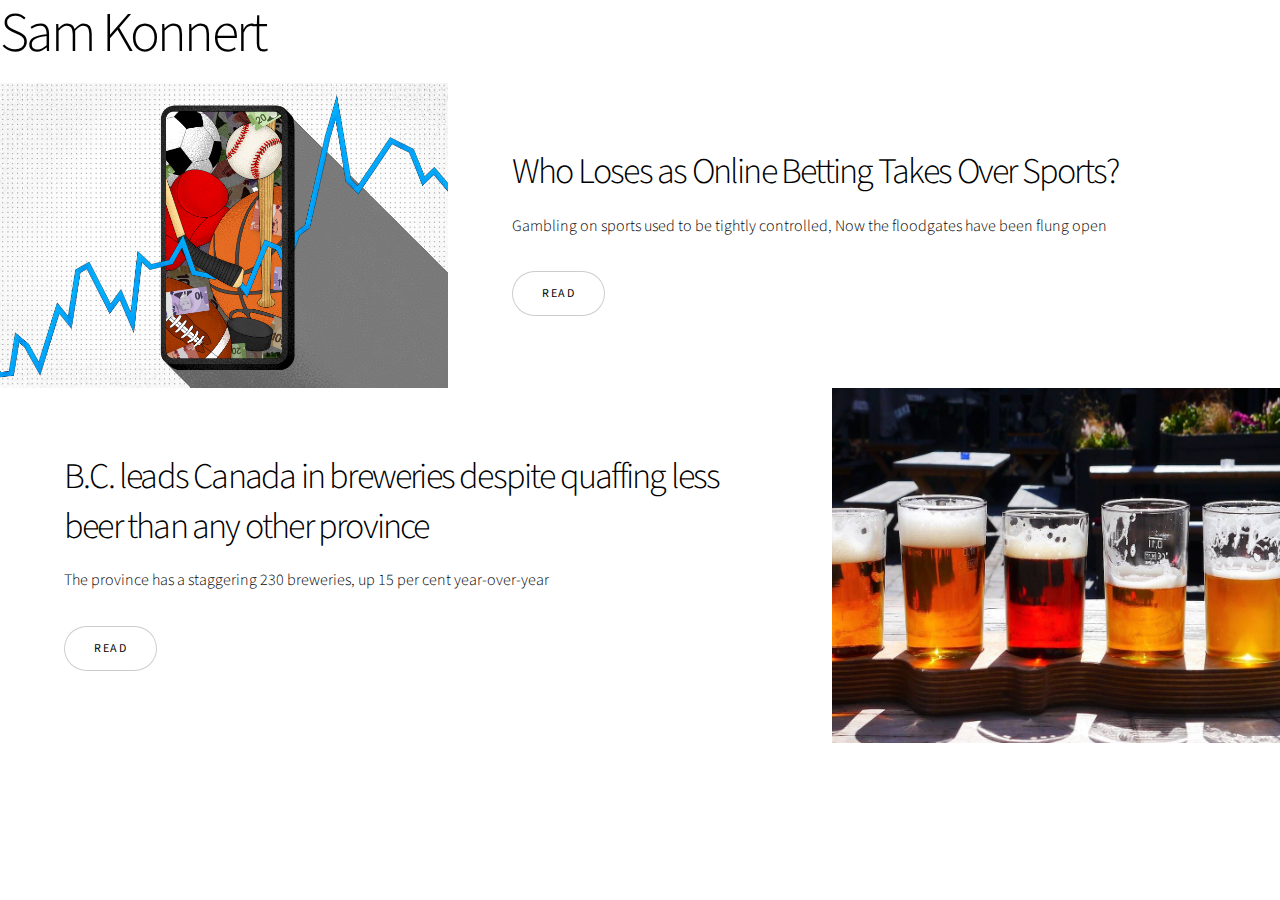
<file: Magazine_spotlight.html>
<index class="html"></index>
<html>
	<head>
		<title>Story by HTML5 UP</title>
		<meta charset="utf-8" />
		<meta name="viewport" content="width=device-width, initial-scale=1, user-scalable=no" />
		<link rel="stylesheet" href="assets/css/main.css" />
		<noscript><link rel="stylesheet" href="assets/css/noscript.css" /></noscript>
	</head>
	<body class="is-preload">

		<!-- Wrapper -->
			<div id="wrapper" class="divided">

				<!-- One -->

							<h1>Sam Konnert</h1>

						</div>

						
					</section>

<!-- Two -->
					<section class="spotlight style1 orient-right content-align-left image-position-center onscroll-image-fade-in" id="first">
						<div class="content">
							<h2>Who Loses as Online Betting Takes Over Sports?</h2>
							<p>Gambling on sports used to be tightly controlled, Now the floodgates have been flung open</p>
							<ul class="actions stacked">
								<li><a href="https://thewalrus.ca/sports-betting/" class="button">Read</a></li>
							</ul>
						</div>
						<div class="image">
							<img src="magazinewriting_photo.jpeg" alt="" />
						</div>
					</section>
<!-- Three -->
					<section class="spotlight style1 orient-left content-align-left image-position-center onscroll-image-fade-in">
						<div class="content">
							<h2>B.C. leads Canada in breweries despite quaffing less beer than any other province</h2>
							<p>The province has a staggering 230 breweries, up 15 per cent year-over-year</p>
							<ul class="actions stacked">
								<li><a href="https://www.canadianevergreen.com/news/b-c-leads-canada-in-breweries-despite-quaffing-less-beer-than-any-other-province/" class="button">Read</a></li>
							</ul>
						</div>
						<div class="image">
							<img src="beer.jpeg" alt="" />
						</div>
					</section>
</file>
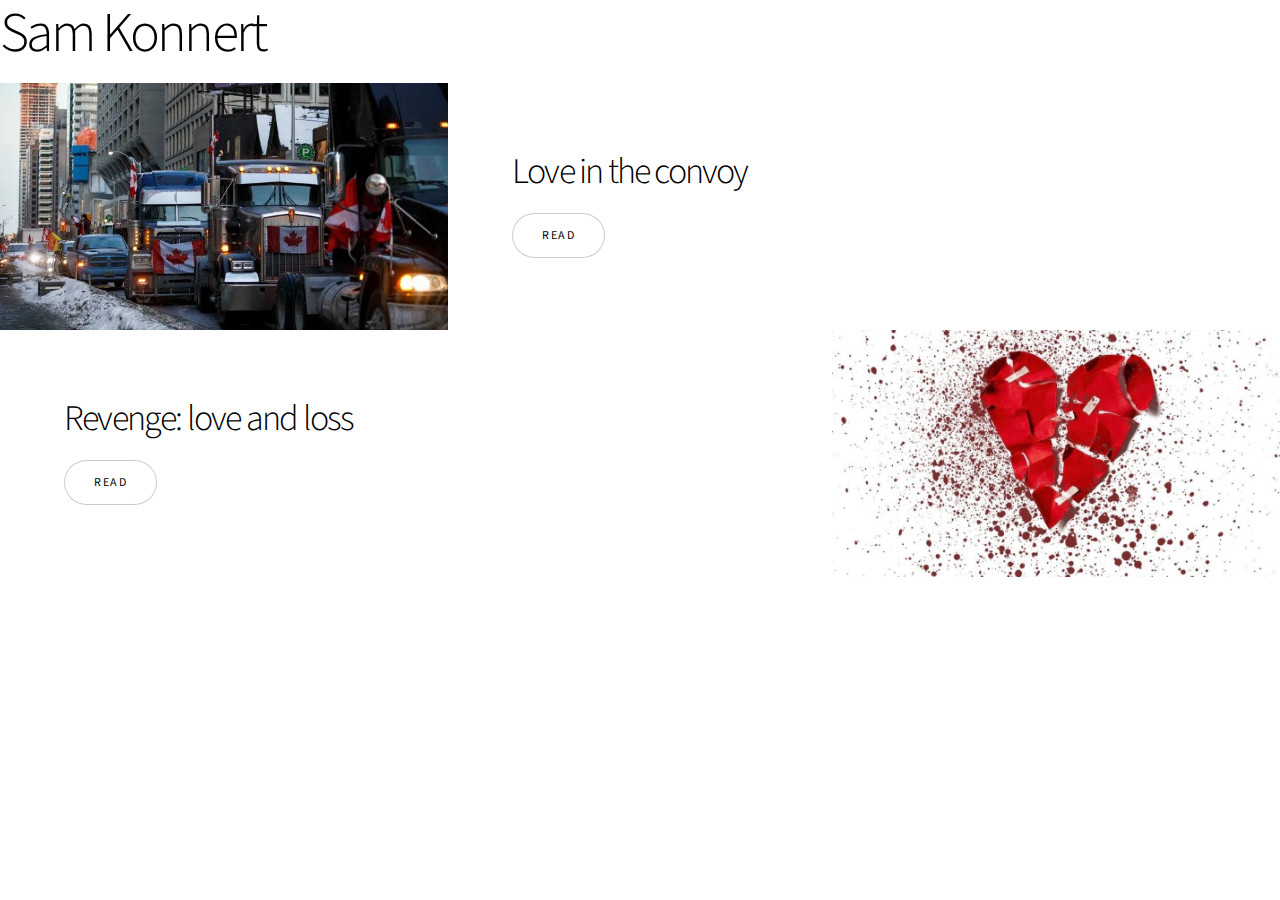
<file: mulitmedia.html>
<index class="html"></index>
<html>
	<head>
		<title>Story by HTML5 UP</title>
		<meta charset="utf-8" />
		<meta name="viewport" content="width=device-width, initial-scale=1, user-scalable=no" />
		<link rel="stylesheet" href="assets/css/main.css" />
		<noscript><link rel="stylesheet" href="assets/css/noscript.css" /></noscript>
	</head>
	<body class="is-preload">

		<!-- Wrapper -->
			<div id="wrapper" class="divided">

				<!-- One -->

							<h1>Sam Konnert</h1>

						</div>

						
					</section>


<!-- Two -->
<section class="spotlight style1 orient-right content-align-left image-position-center onscroll-image-fade-in" id="first">
    <div class="content">
        <h2>Love in the convoy</h2>
        <ul class="actions stacked">
            <li><a href="https://soundcloud.com/r_oughd_raft/convoy-konnert-voi" class="button">Read</a></li>
        </ul>
    </div>
    <div class="image">
        <img src="convoy3.jpg" alt="" />
    </div>
</section> 

<!-- Three -->
<section class="spotlight style1 orient-left content-align-left image-position-center onscroll-image-fade-in">
    <div class="content">
        <h2>Revenge: love and loss</h2>
        <ul class="actions stacked">
            <li><a href="https://soundcloud.com/r_oughd_raft/revenge-konnert-doc-mixdown-1" class="button">Read</a></li>
        </ul>
    </div>
    <div class="image">
        <img src="heartbreaker.jpg" alt="" />
    </div>
</section>
</file>
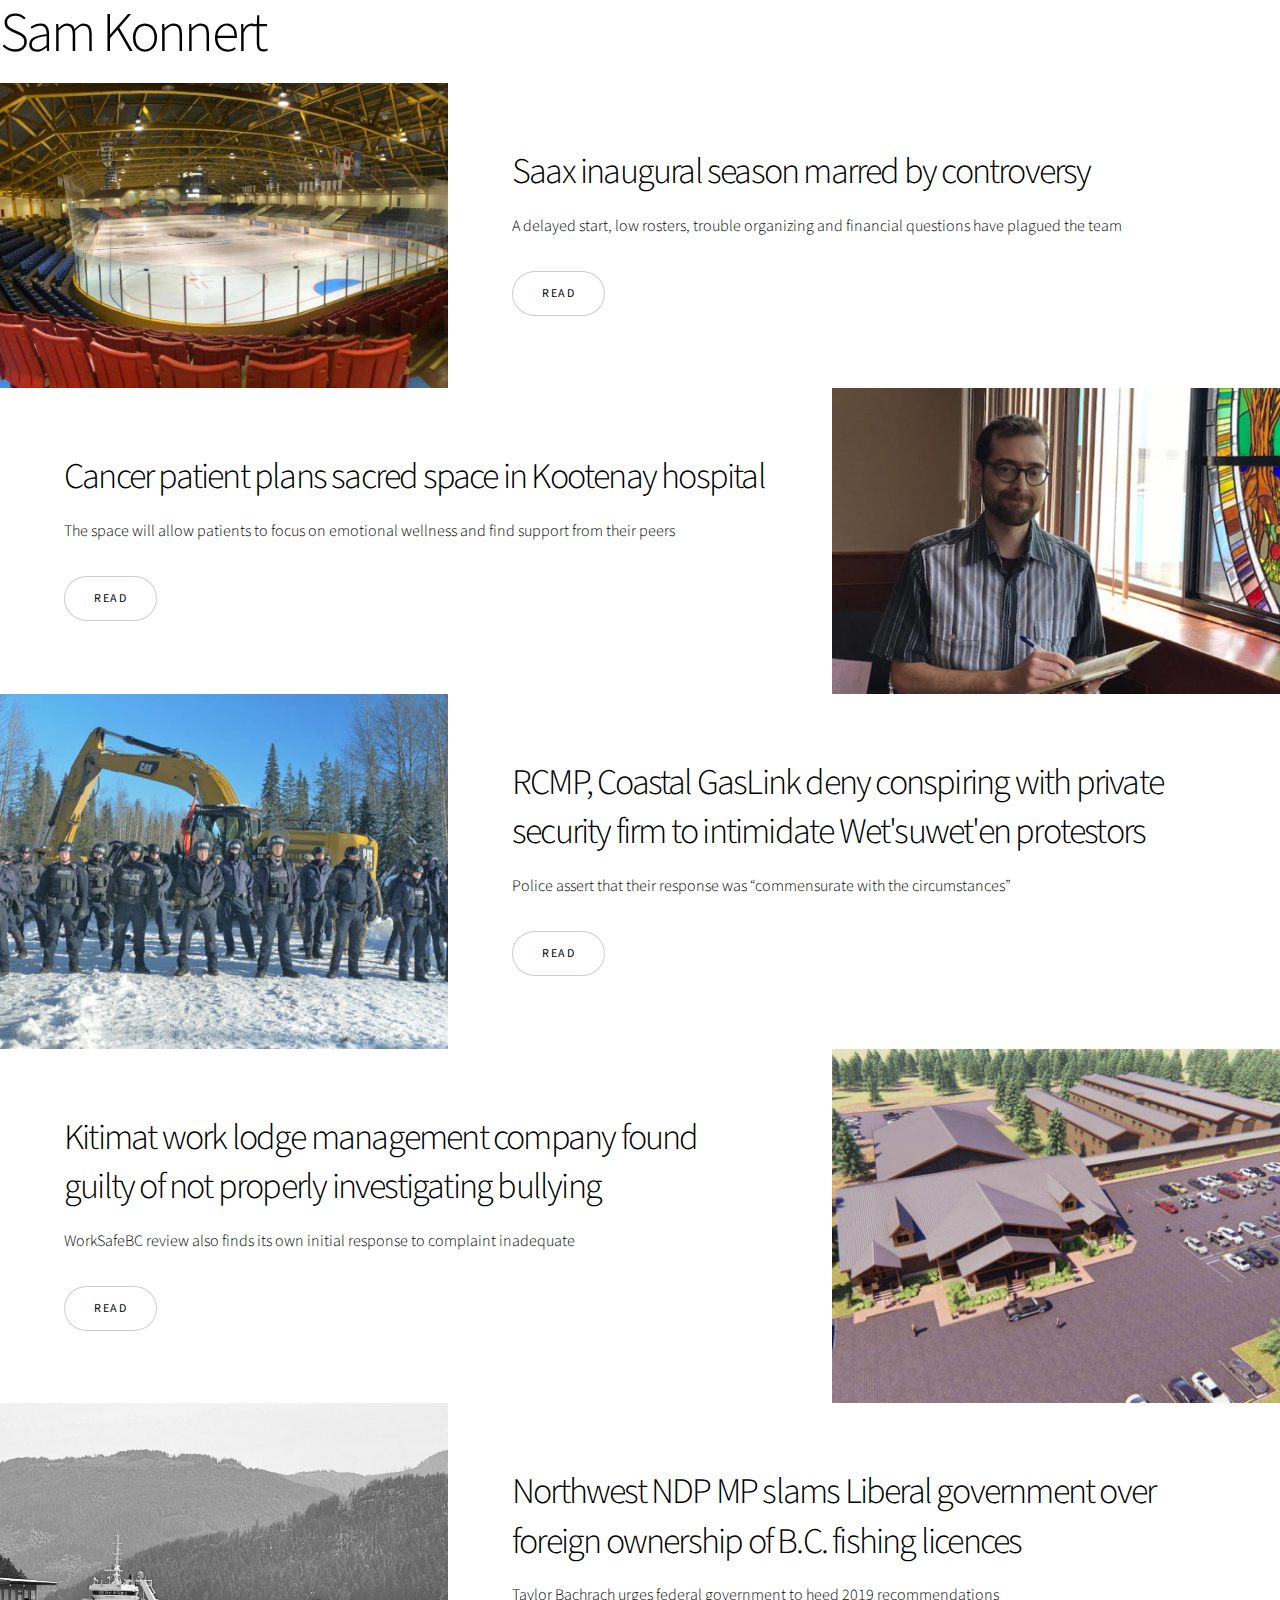
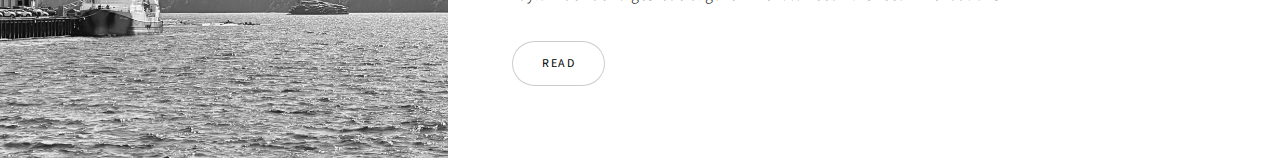
<file: regionalreporting.html>
<!DOCT<index class="html"></index>
<html>
	<head>
		<title>Story by HTML5 UP</title>
		<meta charset="utf-8" />
		<meta name="viewport" content="width=device-width, initial-scale=1, user-scalable=no" />
		<link rel="stylesheet" href="assets/css/main.css" />
		<noscript><link rel="stylesheet" href="assets/css/noscript.css" /></noscript>
	</head>
	<body class="is-preload">

		<!-- Wrapper -->
			<div id="wrapper" class="divided">

				<!-- One -->

							<h1>Sam Konnert</h1>

						</div>

						
					</section>

<!-- Two -->
					<section class="spotlight style1 orient-right content-align-left image-position-center onscroll-image-fade-in" id="first">
						<div class="content">
							<h2>Saax inaugural season marred by controversy</h2>
							<p>A delayed start, low rosters, trouble organizing and financial questions have plagued the team</p>
							<ul class="actions stacked">
								<li><a href="https://www.northernsentinel.com/news/saax-inaugural-season-marred-by-controversy/" class="button">Read</a></li>
							</ul>
						</div>
						<div class="image">
							<img src="saax.jpeg" alt="" />
						</div>
					</section>
<!-- Three -->
					<section class="spotlight style1 orient-left content-align-left image-position-center onscroll-image-fade-in">
						<div class="content">
							<h2>Cancer patient plans sacred space in Kootenay hospital</h2>
							<p>The space will allow patients to focus on emotional wellness and find support from their peers</p>
							<ul class="actions stacked">
								<li><a href="https://www.trailtimes.ca/news/local-cancer-patient-plans-sacred-space-in-kootenay-hospital-for-his-peers/" class="button">Read</a></li>
							</ul>
						</div>
						<div class="image">
							<img src="banfield.jpeg" alt="" />
						</div>
					</section>
<!-- Four -->
<section class="spotlight style1 orient-right content-align-left image-position-center onscroll-image-fade-in">
	<div class="content">
		<h2>RCMP, Coastal GasLink deny conspiring with private security firm to intimidate Wet'suwet'en protestors</h2>
		<p>Police assert that their response was “commensurate with the circumstances”</p>
		<ul class="actions stacked">
			<li><a href="https://www.houston-today.com/news/rcmp-coastal-gaslink-deny-conspiring-with-private-security-firm-to-intimidate-wetsuweten-protestors-2/" class="button">Read</a></li>
		</ul>
	</div>
	<div class="image">
		<img src="regional_reporting.jpeg" alt="" />
	</div>
</section>

<!--Five -->
<section class="spotlight style1 orient-left content-align-left image-position-center onscroll-image-fade-in">
	<div class="content">
		<h2>Kitimat work lodge management company found guilty of not properly investigating bullying</h2>
		<p>WorkSafeBC review also finds its own initial response to complaint inadequate</p>
		<ul class="actions stacked">
			<li><a href="https://www.100milefreepress.net/news/lng-canada-contractor-found-guilty-of-not-properly-investigating-bullying/" class="button">Read</a></li>
		</ul>
	</div>
	<div class="image">
		<img src="bullying.jpeg" alt="" />
	</div>
</section>

<!-- Four -->
<section class="spotlight style1 orient-right content-align-left image-position-center onscroll-image-fade-in">
	<div class="content">
		<h2>Northwest NDP MP slams Liberal government over foreign ownership of B.C. fishing licences</h2>
		<p>Taylor Bachrach urges federal government to heed 2019 recommendations</p>
		<ul class="actions stacked">
			<li><a href="https://www.sookenewsmirror.com/news/skeena-bulkley-valley-mp-slams-liberal-government-over-foreign-ownership-of-b-c-fishing-licences/" class="button">Read</a></li>
		</ul>
	</div>
	<div class="image">
		<img src="fisheries.jpeg" alt="" />
	</div>
</section>
</file>
<file: assets/css/noscript.css>
/*
	Story by HTML5 UP
	html5up.net | @ajlkn
	Free for personal and commercial use under the CCA 3.0 license (html5up.net/license)
*/

/* Banner (transitions) */

	.banner.onload-content-fade-up .content {
		-moz-transition: none;
		-webkit-transition: none;
		-ms-transition: none;
		transition: none;
	}

	body.is-preload .banner.onload-content-fade-up .content {
		-moz-transform: none;
		-webkit-transform: none;
		-ms-transform: none;
		transform: none;
		opacity: 1;
	}

	.banner.onload-content-fade-down .content {
		-moz-transition: none;
		-webkit-transition: none;
		-ms-transition: none;
		transition: none;
	}

	body.is-preload .banner.onload-content-fade-down .content {
		-moz-transform: none;
		-webkit-transform: none;
		-ms-transform: none;
		transform: none;
		opacity: 1;
	}

	.banner.onload-content-fade-left .content {
		-moz-transition: none;
		-webkit-transition: none;
		-ms-transition: none;
		transition: none;
	}

	body.is-preload .banner.onload-content-fade-left .content {
		-moz-transform: none;
		-webkit-transform: none;
		-ms-transform: none;
		transform: none;
		opacity: 1;
	}

	.banner.onload-content-fade-right .content {
		-moz-transition: none;
		-webkit-transition: none;
		-ms-transition: none;
		transition: none;
	}

	body.is-preload .banner.onload-content-fade-right .content {
		-moz-transform: none;
		-webkit-transform: none;
		-ms-transform: none;
		transform: none;
		opacity: 1;
	}

	.banner.onload-content-fade-in .content {
		-moz-transition: none;
		-webkit-transition: none;
		-ms-transition: none;
		transition: none;
	}

	body.is-preload .banner.onload-content-fade-in .content {
		-moz-transform: none;
		-webkit-transform: none;
		-ms-transform: none;
		transform: none;
		opacity: 1;
	}

	.banner.onload-image-fade-up .image {
		-moz-transition: none;
		-webkit-transition: none;
		-ms-transition: none;
		transition: none;
	}

		.banner.onload-image-fade-up .image img {
			-moz-transition: none;
			-webkit-transition: none;
			-ms-transition: none;
			transition: none;
		}

	body.is-preload .banner.onload-image-fade-up .image {
		-moz-transform: none;
		-webkit-transform: none;
		-ms-transform: none;
		transform: none;
		opacity: 1;
	}

		body.is-preload .banner.onload-image-fade-up .image img {
			opacity: 1;
		}

	.banner.onload-image-fade-down .image {
		-moz-transition: none;
		-webkit-transition: none;
		-ms-transition: none;
		transition: none;
	}

		.banner.onload-image-fade-down .image img {
			-moz-transition: none;
			-webkit-transition: none;
			-ms-transition: none;
			transition: none;
		}

	body.is-preload .banner.onload-image-fade-down .image {
		-moz-transform: none;
		-webkit-transform: none;
		-ms-transform: none;
		transform: none;
		opacity: 1;
	}

		body.is-preload .banner.onload-image-fade-down .image img {
			opacity: 1;
		}

	.banner.onload-image-fade-left .image {
		-moz-transition: none;
		-webkit-transition: none;
		-ms-transition: none;
		transition: none;
	}

		.banner.onload-image-fade-left .image img {
			-moz-transition: none;
			-webkit-transition: none;
			-ms-transition: none;
			transition: none;
		}

	body.is-preload .banner.onload-image-fade-left .image {
		-moz-transform: none;
		-webkit-transform: none;
		-ms-transform: none;
		transform: none;
		opacity: 1;
	}

		body.is-preload .banner.onload-image-fade-left .image img {
			opacity: 1;
		}

	.banner.onload-image-fade-right .image {
		-moz-transition: none;
		-webkit-transition: none;
		-ms-transition: none;
		transition: none;
	}

		.banner.onload-image-fade-right .image img {
			-moz-transition: none;
			-webkit-transition: none;
			-ms-transition: none;
			transition: none;
		}

	body.is-preload .banner.onload-image-fade-right .image {
		-moz-transform: none;
		-webkit-transform: none;
		-ms-transform: none;
		transform: none;
		opacity: 1;
	}

		body.is-preload .banner.onload-image-fade-right .image img {
			opacity: 1;
		}

	.banner.onload-image-fade-in .image img {
		-moz-transition: none;
		-webkit-transition: none;
		-ms-transition: none;
		transition: none;
	}

	body.is-preload .banner.onload-image-fade-in .image img {
		opacity: 1;
	}

	.banner.onscroll-content-fade-up .content {
		-moz-transition: none;
		-webkit-transition: none;
		-ms-transition: none;
		transition: none;
	}

	.banner.onscroll-content-fade-up.is-inactive .content {
		-moz-transform: none;
		-webkit-transform: none;
		-ms-transform: none;
		transform: none;
		opacity: 1;
	}

	.banner.onscroll-content-fade-down .content {
		-moz-transition: none;
		-webkit-transition: none;
		-ms-transition: none;
		transition: none;
	}

	.banner.onscroll-content-fade-down.is-inactive .content {
		-moz-transform: none;
		-webkit-transform: none;
		-ms-transform: none;
		transform: none;
		opacity: 1;
	}

	.banner.onscroll-content-fade-left .content {
		-moz-transition: none;
		-webkit-transition: none;
		-ms-transition: none;
		transition: none;
	}

	.banner.onscroll-content-fade-left.is-inactive .content {
		-moz-transform: none;
		-webkit-transform: none;
		-ms-transform: none;
		transform: none;
		opacity: 1;
	}

	.banner.onscroll-content-fade-right .content {
		-moz-transition: none;
		-webkit-transition: none;
		-ms-transition: none;
		transition: none;
	}

	.banner.onscroll-content-fade-right.is-inactive .content {
		-moz-transform: none;
		-webkit-transform: none;
		-ms-transform: none;
		transform: none;
		opacity: 1;
	}

	.banner.onscroll-content-fade-in .content {
		-moz-transition: none;
		-webkit-transition: none;
		-ms-transition: none;
		transition: none;
	}

	.banner.onscroll-content-fade-in.is-inactive .content {
		-moz-transform: none;
		-webkit-transform: none;
		-ms-transform: none;
		transform: none;
		opacity: 1;
	}

	.banner.onscroll-image-fade-up .image {
		-moz-transition: none;
		-webkit-transition: none;
		-ms-transition: none;
		transition: none;
	}

		.banner.onscroll-image-fade-up .image img {
			-moz-transition: none;
			-webkit-transition: none;
			-ms-transition: none;
			transition: none;
		}

	.banner.onscroll-image-fade-up.is-inactive .image {
		-moz-transform: none;
		-webkit-transform: none;
		-ms-transform: none;
		transform: none;
		opacity: 1;
	}

		.banner.onscroll-image-fade-up.is-inactive .image img {
			opacity: 1;
		}

	.banner.onscroll-image-fade-down .image {
		-moz-transition: none;
		-webkit-transition: none;
		-ms-transition: none;
		transition: none;
	}

		.banner.onscroll-image-fade-down .image img {
			-moz-transition: none;
			-webkit-transition: none;
			-ms-transition: none;
			transition: none;
		}

	.banner.onscroll-image-fade-down.is-inactive .image {
		-moz-transform: none;
		-webkit-transform: none;
		-ms-transform: none;
		transform: none;
		opacity: 1;
	}

		.banner.onscroll-image-fade-down.is-inactive .image img {
			opacity: 1;
		}

	.banner.onscroll-image-fade-left .image {
		-moz-transition: none;
		-webkit-transition: none;
		-ms-transition: none;
		transition: none;
	}

		.banner.onscroll-image-fade-left .image img {
			-moz-transition: none;
			-webkit-transition: none;
			-ms-transition: none;
			transition: none;
		}

	.banner.onscroll-image-fade-left.is-inactive .image {
		-moz-transform: none;
		-webkit-transform: none;
		-ms-transform: none;
		transform: none;
		opacity: 1;
	}

		.banner.onscroll-image-fade-left.is-inactive .image img {
			opacity: 1;
		}

	.banner.onscroll-image-fade-right .image {
		-moz-transition: none;
		-webkit-transition: none;
		-ms-transition: none;
		transition: none;
	}

		.banner.onscroll-image-fade-right .image img {
			-moz-transition: none;
			-webkit-transition: none;
			-ms-transition: none;
			transition: none;
		}

	.banner.onscroll-image-fade-right.is-inactive .image {
		-moz-transform: none;
		-webkit-transform: none;
		-ms-transform: none;
		transform: none;
		opacity: 1;
	}

		.banner.onscroll-image-fade-right.is-inactive .image img {
			opacity: 1;
		}

	.banner.onscroll-image-fade-in .image img {
		-moz-transition: none;
		-webkit-transition: none;
		-ms-transition: none;
		transition: none;
	}

	.banner.onscroll-image-fade-in.is-inactive .image img {
		opacity: 1;
	}
</file>
<file: assets/css/main.css>
@import url(fontawesome-all.min.css);
@import url("https://fonts.googleapis.com/css?family=Source+Sans+Pro:300,300i,400,400i");

/*
	Story by HTML5 UP
	html5up.net | @ajlkn
	Free for personal and commercial use under the CCA 3.0 license (html5up.net/license)
*/

html, body, div, span, applet, object,
iframe, h1, h2, h3, h4, h5, h6, p, blockquote,
pre, a, abbr, acronym, address, big, cite,
code, del, dfn, em, img, ins, kbd, q, s, samp,
small, strike, strong, sub, sup, tt, var, b,
u, i, center, dl, dt, dd, ol, ul, li, fieldset,
form, label, legend, table, caption, tbody,
tfoot, thead, tr, th, td, article, aside,
canvas, details, embed, figure, figcaption,
footer, header, hgroup, menu, nav, output, ruby,
section, summary, time, mark, audio, video {
	margin: 0;
	padding: 0;
	border: 0;
	font-size: 100%;
	font: inherit;
	vertical-align: baseline;}

article, aside, details, figcaption, figure,
footer, header, hgroup, menu, nav, section {
	display: block;}

body {
	line-height: 1;
}

ol, ul {
	list-style: none;
}

blockquote, q {
	quotes: none;
}

	blockquote:before, blockquote:after, q:before, q:after {
		content: '';
		content: none;
	}

table {
	border-collapse: collapse;
	border-spacing: 0;
}

body {
	-webkit-text-size-adjust: none;
}

mark {
	background-color: transparent;
	color: inherit;
}

input::-moz-focus-inner {
	border: 0;
	padding: 0;
}

input, select, textarea {
	-moz-appearance: none;
	-webkit-appearance: none;
	-ms-appearance: none;
	appearance: none;
}

/* Basic */

	@-ms-viewport {
		width: device-width;
	}

	body {
		-ms-overflow-style: scrollbar;
	}

	@media screen and (max-width: 480px) {

		html, body {
			min-width: 320px;
		}

	}

	html {
		box-sizing: border-box;
	}

	*, *:before, *:after {
		box-sizing: inherit;
	}

	body {
		background: #ffffff;
	}

		body.is-preload *, body.is-preload *:before, body.is-preload *:after {
			-moz-animation: none !important;
			-webkit-animation: none !important;
			-ms-animation: none !important;
			animation: none !important;
			-moz-transition: none !important;
			-webkit-transition: none !important;
			-ms-transition: none !important;
			transition: none !important;
		}

/* Type */

	html {
		font-size: 18pt;
	}

		@media screen and (max-width: 1680px) {

			html {
				font-size: 14pt;
			}

		}

		@media screen and (max-width: 1280px) {

			html {
				font-size: 12pt;
			}

		}

		@media screen and (max-width: 736px) {

			html {
				font-size: 11pt;
			}

		}

		@media screen and (max-width: 360px) {

			html {
				font-size: 10pt;
			}

		}

	body {
		background-color: #ffffff;
		color: #000000;
	}

	body, input, select, textarea {
		font-family: "Source Sans Pro", Helvetica, sans-serif;
		font-size: 1rem;
		font-weight: 300;
		line-height: 1.65;
	}

	a {
		-moz-transition: color 0.2s ease-in-out;
		-webkit-transition: color 0.2s ease-in-out;
		-ms-transition: color 0.2s ease-in-out;
		transition: color 0.2s ease-in-out;
		text-decoration: underline;
	}

		a:hover {
			text-decoration: none;
		}

	strong, b {
		font-weight: 400;
	}

	em, i {
		font-style: italic;
	}

	p {
		margin: 0 0 2rem 0;
	}

		p.major {
			font-size: 1.25rem;
		}

	h1, h2, h3, h4, h5, h6 {
		font-weight: 300;
		line-height: 1.375;
		letter-spacing: -0.05em;
		margin: 0 0 1rem 0;
	}

		h1 a, h2 a, h3 a, h4 a, h5 a, h6 a {
			color: inherit;
			text-decoration: none;
		}

	h1 {
		font-size: 3.5rem;
		line-height: 1.2;
	}

	h2 {
		font-size: 2.25rem;
	}

	h3 {
		font-size: 1.5rem;
	}

	h4 {
		font-size: 1.1rem;
	}

	h5 {
		font-size: 0.9rem;
	}

	h6 {
		font-size: 0.7rem;
	}

	sub {
		font-size: 0.8rem;
		position: relative;
		top: 0.5rem;
	}

	sup {
		font-size: 0.8rem;
		position: relative;
		top: -0.5rem;
	}

	blockquote {
		border-left: solid 4px;
		font-style: italic;
		margin: 0 0 2rem 0;
		padding: 0.5rem 0 0.5rem 2rem;
	}

	code {
		border-radius: 4px;
		font-family: "Courier New", monospace;
		font-size: 0.9em;
		margin: 0 0.25rem;
		padding: 0.25rem 0.325rem;
	}

	pre {
		-webkit-overflow-scrolling: touch;
		font-family: "Courier New", monospace;
		font-size: 0.9em;
		margin: 0 0 2rem 0;
	}

		pre code {
			display: block;
			line-height: 1.5;
			padding: 0.75rem 1rem;
			overflow-x: auto;
		}

	hr {
		border: 0;
		border-bottom: solid 1px;
		margin: 2.5rem 0;
	}

		hr.major {
			margin: 3.5rem 0;
		}

	.align-left {
		text-align: left;
	}

	.align-center {
		text-align: center;
	}

	.align-right {
		text-align: right;
	}

	@media screen and (max-width: 736px) {

		p.major {
			font-size: 1.1rem;
		}

		h1 {
			font-size: 2.5rem;
		}

		h2 {
			font-size: 2rem;
		}

		h3 {
			font-size: 1.25rem;
		}

		h4 {
			font-size: 1rem;
		}

	}

	input, select, textarea {
		color: #000000;
	}

	a {
		color: #000000;
	}

		a:hover {
			color: #47D3E5;
		}

	strong, b {
		color: #000000;
	}

	h1, h2, h3, h4, h5, h6 {
		color: #000000;
	}

	blockquote {
		border-left-color: rgba(0, 0, 0, 0.2);
	}

	code {
		background: rgba(0, 0, 0, 0.05);
		border-color: rgba(0, 0, 0, 0.2);
	}

	hr {
		border-bottom-color: rgba(0, 0, 0, 0.2);
	}

/* Row */

	.row {
		display: flex;
		flex-wrap: wrap;
		box-sizing: border-box;
		align-items: stretch;
	}

		.row > * {
			box-sizing: border-box;
		}

		.row.gtr-uniform > * > :last-child {
			margin-bottom: 0;
		}

		.row.aln-left {
			justify-content: flex-start;
		}

		.row.aln-center {
			justify-content: center;
		}

		.row.aln-right {
			justify-content: flex-end;
		}

		.row.aln-top {
			align-items: flex-start;
		}

		.row.aln-middle {
			align-items: center;
		}

		.row.aln-bottom {
			align-items: flex-end;
		}

		.row > .imp {
			order: -1;
		}

		.row > .col-1 {
			width: 8.33333%;
		}

		.row > .off-1 {
			margin-left: 8.33333%;
		}

		.row > .col-2 {
			width: 16.66667%;
		}

		.row > .off-2 {
			margin-left: 16.66667%;
		}

		.row > .col-3 {
			width: 25%;
		}

		.row > .off-3 {
			margin-left: 25%;
		}

		.row > .col-4 {
			width: 33.33333%;
		}

		.row > .off-4 {
			margin-left: 33.33333%;
		}

		.row > .col-5 {
			width: 41.66667%;
		}

		.row > .off-5 {
			margin-left: 41.66667%;
		}

		.row > .col-6 {
			width: 50%;
		}

		.row > .off-6 {
			margin-left: 50%;
		}

		.row > .col-7 {
			width: 58.33333%;
		}

		.row > .off-7 {
			margin-left: 58.33333%;
		}

		.row > .col-8 {
			width: 66.66667%;
		}

		.row > .off-8 {
			margin-left: 66.66667%;
		}

		.row > .col-9 {
			width: 75%;
		}

		.row > .off-9 {
			margin-left: 75%;
		}

		.row > .col-10 {
			width: 83.33333%;
		}

		.row > .off-10 {
			margin-left: 83.33333%;
		}

		.row > .col-11 {
			width: 91.66667%;
		}

		.row > .off-11 {
			margin-left: 91.66667%;
		}

		.row > .col-12 {
			width: 100%;
		}

		.row > .off-12 {
			margin-left: 100%;
		}

		.row.gtr-0 {
			margin-top: 0;
			margin-left: 0rem;
		}

			.row.gtr-0 > * {
				padding: 0 0 0 0rem;
			}

			.row.gtr-0.gtr-uniform {
				margin-top: 0rem;
			}

				.row.gtr-0.gtr-uniform > * {
					padding-top: 0rem;
				}

		.row.gtr-25 {
			margin-top: 0;
			margin-left: -0.5rem;
		}

			.row.gtr-25 > * {
				padding: 0 0 0 0.5rem;
			}

			.row.gtr-25.gtr-uniform {
				margin-top: -0.5rem;
			}

				.row.gtr-25.gtr-uniform > * {
					padding-top: 0.5rem;
				}

		.row.gtr-50 {
			margin-top: 0;
			margin-left: -1rem;
		}

			.row.gtr-50 > * {
				padding: 0 0 0 1rem;
			}

			.row.gtr-50.gtr-uniform {
				margin-top: -1rem;
			}

				.row.gtr-50.gtr-uniform > * {
					padding-top: 1rem;
				}

		.row {
			margin-top: 0;
			margin-left: -2rem;
		}

			.row > * {
				padding: 0 0 0 2rem;
			}

			.row.gtr-uniform {
				margin-top: -2rem;
			}

				.row.gtr-uniform > * {
					padding-top: 2rem;
				}

		.row.gtr-150 {
			margin-top: 0;
			margin-left: -3rem;
		}

			.row.gtr-150 > * {
				padding: 0 0 0 3rem;
			}

			.row.gtr-150.gtr-uniform {
				margin-top: -3rem;
			}

				.row.gtr-150.gtr-uniform > * {
					padding-top: 3rem;
				}

		.row.gtr-200 {
			margin-top: 0;
			margin-left: -4rem;
		}

			.row.gtr-200 > * {
				padding: 0 0 0 4rem;
			}

			.row.gtr-200.gtr-uniform {
				margin-top: -4rem;
			}

				.row.gtr-200.gtr-uniform > * {
					padding-top: 4rem;
				}

		@media screen and (max-width: 1680px) {

			.row {
				display: flex;
				flex-wrap: wrap;
				box-sizing: border-box;
				align-items: stretch;
			}

				.row > * {
					box-sizing: border-box;
				}

				.row.gtr-uniform > * > :last-child {
					margin-bottom: 0;
				}

				.row.aln-left {
					justify-content: flex-start;
				}

				.row.aln-center {
					justify-content: center;
				}

				.row.aln-right {
					justify-content: flex-end;
				}

				.row.aln-top {
					align-items: flex-start;
				}

				.row.aln-middle {
					align-items: center;
				}

				.row.aln-bottom {
					align-items: flex-end;
				}

				.row > .imp-xlarge {
					order: -1;
				}

				.row > .col-1-xlarge {
					width: 8.33333%;
				}

				.row > .off-1-xlarge {
					margin-left: 8.33333%;
				}

				.row > .col-2-xlarge {
					width: 16.66667%;
				}

				.row > .off-2-xlarge {
					margin-left: 16.66667%;
				}

				.row > .col-3-xlarge {
					width: 25%;
				}

				.row > .off-3-xlarge {
					margin-left: 25%;
				}

				.row > .col-4-xlarge {
					width: 33.33333%;
				}

				.row > .off-4-xlarge {
					margin-left: 33.33333%;
				}

				.row > .col-5-xlarge {
					width: 41.66667%;
				}

				.row > .off-5-xlarge {
					margin-left: 41.66667%;
				}

				.row > .col-6-xlarge {
					width: 50%;
				}

				.row > .off-6-xlarge {
					margin-left: 50%;
				}

				.row > .col-7-xlarge {
					width: 58.33333%;
				}

				.row > .off-7-xlarge {
					margin-left: 58.33333%;
				}

				.row > .col-8-xlarge {
					width: 66.66667%;
				}

				.row > .off-8-xlarge {
					margin-left: 66.66667%;
				}

				.row > .col-9-xlarge {
					width: 75%;
				}

				.row > .off-9-xlarge {
					margin-left: 75%;
				}

				.row > .col-10-xlarge {
					width: 83.33333%;
				}

				.row > .off-10-xlarge {
					margin-left: 83.33333%;
				}

				.row > .col-11-xlarge {
					width: 91.66667%;
				}

				.row > .off-11-xlarge {
					margin-left: 91.66667%;
				}

				.row > .col-12-xlarge {
					width: 100%;
				}

				.row > .off-12-xlarge {
					margin-left: 100%;
				}

				.row.gtr-0 {
					margin-top: 0;
					margin-left: 0rem;
				}

					.row.gtr-0 > * {
						padding: 0 0 0 0rem;
					}

					.row.gtr-0.gtr-uniform {
						margin-top: 0rem;
					}

						.row.gtr-0.gtr-uniform > * {
							padding-top: 0rem;
						}

				.row.gtr-25 {
					margin-top: 0;
					margin-left: -0.5rem;
				}

					.row.gtr-25 > * {
						padding: 0 0 0 0.5rem;
					}

					.row.gtr-25.gtr-uniform {
						margin-top: -0.5rem;
					}

						.row.gtr-25.gtr-uniform > * {
							padding-top: 0.5rem;
						}

				.row.gtr-50 {
					margin-top: 0;
					margin-left: -1rem;
				}

					.row.gtr-50 > * {
						padding: 0 0 0 1rem;
					}

					.row.gtr-50.gtr-uniform {
						margin-top: -1rem;
					}

						.row.gtr-50.gtr-uniform > * {
							padding-top: 1rem;
						}

				.row {
					margin-top: 0;
					margin-left: -2rem;
				}

					.row > * {
						padding: 0 0 0 2rem;
					}

					.row.gtr-uniform {
						margin-top: -2rem;
					}

						.row.gtr-uniform > * {
							padding-top: 2rem;
						}

				.row.gtr-150 {
					margin-top: 0;
					margin-left: -3rem;
				}

					.row.gtr-150 > * {
						padding: 0 0 0 3rem;
					}

					.row.gtr-150.gtr-uniform {
						margin-top: -3rem;
					}

						.row.gtr-150.gtr-uniform > * {
							padding-top: 3rem;
						}

				.row.gtr-200 {
					margin-top: 0;
					margin-left: -4rem;
				}

					.row.gtr-200 > * {
						padding: 0 0 0 4rem;
					}

					.row.gtr-200.gtr-uniform {
						margin-top: -4rem;
					}

						.row.gtr-200.gtr-uniform > * {
							padding-top: 4rem;
						}

		}

		@media screen and (max-width: 1280px) {

			.row {
				display: flex;
				flex-wrap: wrap;
				box-sizing: border-box;
				align-items: stretch;
			}

				.row > * {
					box-sizing: border-box;
				}

				.row.gtr-uniform > * > :last-child {
					margin-bottom: 0;
				}

				.row.aln-left {
					justify-content: flex-start;
				}

				.row.aln-center {
					justify-content: center;
				}

				.row.aln-right {
					justify-content: flex-end;
				}

				.row.aln-top {
					align-items: flex-start;
				}

				.row.aln-middle {
					align-items: center;
				}

				.row.aln-bottom {
					align-items: flex-end;
				}

				.row > .imp-large {
					order: -1;
				}

				.row > .col-1-large {
					width: 8.33333%;
				}

				.row > .off-1-large {
					margin-left: 8.33333%;
				}

				.row > .col-2-large {
					width: 16.66667%;
				}

				.row > .off-2-large {
					margin-left: 16.66667%;
				}

				.row > .col-3-large {
					width: 25%;
				}

				.row > .off-3-large {
					margin-left: 25%;
				}

				.row > .col-4-large {
					width: 33.33333%;
				}

				.row > .off-4-large {
					margin-left: 33.33333%;
				}

				.row > .col-5-large {
					width: 41.66667%;
				}

				.row > .off-5-large {
					margin-left: 41.66667%;
				}

				.row > .col-6-large {
					width: 50%;
				}

				.row > .off-6-large {
					margin-left: 50%;
				}

				.row > .col-7-large {
					width: 58.33333%;
				}

				.row > .off-7-large {
					margin-left: 58.33333%;
				}

				.row > .col-8-large {
					width: 66.66667%;
				}

				.row > .off-8-large {
					margin-left: 66.66667%;
				}

				.row > .col-9-large {
					width: 75%;
				}

				.row > .off-9-large {
					margin-left: 75%;
				}

				.row > .col-10-large {
					width: 83.33333%;
				}

				.row > .off-10-large {
					margin-left: 83.33333%;
				}

				.row > .col-11-large {
					width: 91.66667%;
				}

				.row > .off-11-large {
					margin-left: 91.66667%;
				}

				.row > .col-12-large {
					width: 100%;
				}

				.row > .off-12-large {
					margin-left: 100%;
				}

				.row.gtr-0 {
					margin-top: 0;
					margin-left: 0rem;
				}

					.row.gtr-0 > * {
						padding: 0 0 0 0rem;
					}

					.row.gtr-0.gtr-uniform {
						margin-top: 0rem;
					}

						.row.gtr-0.gtr-uniform > * {
							padding-top: 0rem;
						}

				.row.gtr-25 {
					margin-top: 0;
					margin-left: -0.5rem;
				}

					.row.gtr-25 > * {
						padding: 0 0 0 0.5rem;
					}

					.row.gtr-25.gtr-uniform {
						margin-top: -0.5rem;
					}

						.row.gtr-25.gtr-uniform > * {
							padding-top: 0.5rem;
						}

				.row.gtr-50 {
					margin-top: 0;
					margin-left: -1rem;
				}

					.row.gtr-50 > * {
						padding: 0 0 0 1rem;
					}

					.row.gtr-50.gtr-uniform {
						margin-top: -1rem;
					}

						.row.gtr-50.gtr-uniform > * {
							padding-top: 1rem;
						}

				.row {
					margin-top: 0;
					margin-left: -2rem;
				}

					.row > * {
						padding: 0 0 0 2rem;
					}

					.row.gtr-uniform {
						margin-top: -2rem;
					}

						.row.gtr-uniform > * {
							padding-top: 2rem;
						}

				.row.gtr-150 {
					margin-top: 0;
					margin-left: -3rem;
				}

					.row.gtr-150 > * {
						padding: 0 0 0 3rem;
					}

					.row.gtr-150.gtr-uniform {
						margin-top: -3rem;
					}

						.row.gtr-150.gtr-uniform > * {
							padding-top: 3rem;
						}

				.row.gtr-200 {
					margin-top: 0;
					margin-left: -4rem;
				}

					.row.gtr-200 > * {
						padding: 0 0 0 4rem;
					}

					.row.gtr-200.gtr-uniform {
						margin-top: -4rem;
					}

						.row.gtr-200.gtr-uniform > * {
							padding-top: 4rem;
						}

		}

		@media screen and (max-width: 980px) {

			.row {
				display: flex;
				flex-wrap: wrap;
				box-sizing: border-box;
				align-items: stretch;
			}

				.row > * {
					box-sizing: border-box;
				}

				.row.gtr-uniform > * > :last-child {
					margin-bottom: 0;
				}

				.row.aln-left {
					justify-content: flex-start;
				}

				.row.aln-center {
					justify-content: center;
				}

				.row.aln-right {
					justify-content: flex-end;
				}

				.row.aln-top {
					align-items: flex-start;
				}

				.row.aln-middle {
					align-items: center;
				}

				.row.aln-bottom {
					align-items: flex-end;
				}

				.row > .imp-medium {
					order: -1;
				}

				.row > .col-1-medium {
					width: 8.33333%;
				}

				.row > .off-1-medium {
					margin-left: 8.33333%;
				}

				.row > .col-2-medium {
					width: 16.66667%;
				}

				.row > .off-2-medium {
					margin-left: 16.66667%;
				}

				.row > .col-3-medium {
					width: 25%;
				}

				.row > .off-3-medium {
					margin-left: 25%;
				}

				.row > .col-4-medium {
					width: 33.33333%;
				}

				.row > .off-4-medium {
					margin-left: 33.33333%;
				}

				.row > .col-5-medium {
					width: 41.66667%;
				}

				.row > .off-5-medium {
					margin-left: 41.66667%;
				}

				.row > .col-6-medium {
					width: 50%;
				}

				.row > .off-6-medium {
					margin-left: 50%;
				}

				.row > .col-7-medium {
					width: 58.33333%;
				}

				.row > .off-7-medium {
					margin-left: 58.33333%;
				}

				.row > .col-8-medium {
					width: 66.66667%;
				}

				.row > .off-8-medium {
					margin-left: 66.66667%;
				}

				.row > .col-9-medium {
					width: 75%;
				}

				.row > .off-9-medium {
					margin-left: 75%;
				}

				.row > .col-10-medium {
					width: 83.33333%;
				}

				.row > .off-10-medium {
					margin-left: 83.33333%;
				}

				.row > .col-11-medium {
					width: 91.66667%;
				}

				.row > .off-11-medium {
					margin-left: 91.66667%;
				}

				.row > .col-12-medium {
					width: 100%;
				}

				.row > .off-12-medium {
					margin-left: 100%;
				}

				.row.gtr-0 {
					margin-top: 0;
					margin-left: 0rem;
				}

					.row.gtr-0 > * {
						padding: 0 0 0 0rem;
					}

					.row.gtr-0.gtr-uniform {
						margin-top: 0rem;
					}

						.row.gtr-0.gtr-uniform > * {
							padding-top: 0rem;
						}

				.row.gtr-25 {
					margin-top: 0;
					margin-left: -0.5rem;
				}

					.row.gtr-25 > * {
						padding: 0 0 0 0.5rem;
					}

					.row.gtr-25.gtr-uniform {
						margin-top: -0.5rem;
					}

						.row.gtr-25.gtr-uniform > * {
							padding-top: 0.5rem;
						}

				.row.gtr-50 {
					margin-top: 0;
					margin-left: -1rem;
				}

					.row.gtr-50 > * {
						padding: 0 0 0 1rem;
					}

					.row.gtr-50.gtr-uniform {
						margin-top: -1rem;
					}

						.row.gtr-50.gtr-uniform > * {
							padding-top: 1rem;
						}

				.row {
					margin-top: 0;
					margin-left: -2rem;
				}

					.row > * {
						padding: 0 0 0 2rem;
					}

					.row.gtr-uniform {
						margin-top: -2rem;
					}

						.row.gtr-uniform > * {
							padding-top: 2rem;
						}

				.row.gtr-150 {
					margin-top: 0;
					margin-left: -3rem;
				}

					.row.gtr-150 > * {
						padding: 0 0 0 3rem;
					}

					.row.gtr-150.gtr-uniform {
						margin-top: -3rem;
					}

						.row.gtr-150.gtr-uniform > * {
							padding-top: 3rem;
						}

				.row.gtr-200 {
					margin-top: 0;
					margin-left: -4rem;
				}

					.row.gtr-200 > * {
						padding: 0 0 0 4rem;
					}

					.row.gtr-200.gtr-uniform {
						margin-top: -4rem;
					}

						.row.gtr-200.gtr-uniform > * {
							padding-top: 4rem;
						}

		}

		@media screen and (max-width: 736px) {

			.row {
				display: flex;
				flex-wrap: wrap;
				box-sizing: border-box;
				align-items: stretch;
			}

				.row > * {
					box-sizing: border-box;
				}

				.row.gtr-uniform > * > :last-child {
					margin-bottom: 0;
				}

				.row.aln-left {
					justify-content: flex-start;
				}

				.row.aln-center {
					justify-content: center;
				}

				.row.aln-right {
					justify-content: flex-end;
				}

				.row.aln-top {
					align-items: flex-start;
				}

				.row.aln-middle {
					align-items: center;
				}

				.row.aln-bottom {
					align-items: flex-end;
				}

				.row > .imp-small {
					order: -1;
				}

				.row > .col-1-small {
					width: 8.33333%;
				}

				.row > .off-1-small {
					margin-left: 8.33333%;
				}

				.row > .col-2-small {
					width: 16.66667%;
				}

				.row > .off-2-small {
					margin-left: 16.66667%;
				}

				.row > .col-3-small {
					width: 25%;
				}

				.row > .off-3-small {
					margin-left: 25%;
				}

				.row > .col-4-small {
					width: 33.33333%;
				}

				.row > .off-4-small {
					margin-left: 33.33333%;
				}

				.row > .col-5-small {
					width: 41.66667%;
				}

				.row > .off-5-small {
					margin-left: 41.66667%;
				}

				.row > .col-6-small {
					width: 50%;
				}

				.row > .off-6-small {
					margin-left: 50%;
				}

				.row > .col-7-small {
					width: 58.33333%;
				}

				.row > .off-7-small {
					margin-left: 58.33333%;
				}

				.row > .col-8-small {
					width: 66.66667%;
				}

				.row > .off-8-small {
					margin-left: 66.66667%;
				}

				.row > .col-9-small {
					width: 75%;
				}

				.row > .off-9-small {
					margin-left: 75%;
				}

				.row > .col-10-small {
					width: 83.33333%;
				}

				.row > .off-10-small {
					margin-left: 83.33333%;
				}

				.row > .col-11-small {
					width: 91.66667%;
				}

				.row > .off-11-small {
					margin-left: 91.66667%;
				}

				.row > .col-12-small {
					width: 100%;
				}

				.row > .off-12-small {
					margin-left: 100%;
				}

				.row.gtr-0 {
					margin-top: 0;
					margin-left: 0rem;
				}

					.row.gtr-0 > * {
						padding: 0 0 0 0rem;
					}

					.row.gtr-0.gtr-uniform {
						margin-top: 0rem;
					}

						.row.gtr-0.gtr-uniform > * {
							padding-top: 0rem;
						}

				.row.gtr-25 {
					margin-top: 0;
					margin-left: -0.5rem;
				}

					.row.gtr-25 > * {
						padding: 0 0 0 0.5rem;
					}

					.row.gtr-25.gtr-uniform {
						margin-top: -0.5rem;
					}

						.row.gtr-25.gtr-uniform > * {
							padding-top: 0.5rem;
						}

				.row.gtr-50 {
					margin-top: 0;
					margin-left: -1rem;
				}

					.row.gtr-50 > * {
						padding: 0 0 0 1rem;
					}

					.row.gtr-50.gtr-uniform {
						margin-top: -1rem;
					}

						.row.gtr-50.gtr-uniform > * {
							padding-top: 1rem;
						}

				.row {
					margin-top: 0;
					margin-left: -2rem;
				}

					.row > * {
						padding: 0 0 0 2rem;
					}

					.row.gtr-uniform {
						margin-top: -2rem;
					}

						.row.gtr-uniform > * {
							padding-top: 2rem;
						}

				.row.gtr-150 {
					margin-top: 0;
					margin-left: -3rem;
				}

					.row.gtr-150 > * {
						padding: 0 0 0 3rem;
					}

					.row.gtr-150.gtr-uniform {
						margin-top: -3rem;
					}

						.row.gtr-150.gtr-uniform > * {
							padding-top: 3rem;
						}

				.row.gtr-200 {
					margin-top: 0;
					margin-left: -4rem;
				}

					.row.gtr-200 > * {
						padding: 0 0 0 4rem;
					}

					.row.gtr-200.gtr-uniform {
						margin-top: -4rem;
					}

						.row.gtr-200.gtr-uniform > * {
							padding-top: 4rem;
						}

		}

		@media screen and (max-width: 480px) {

			.row {
				display: flex;
				flex-wrap: wrap;
				box-sizing: border-box;
				align-items: stretch;
			}

				.row > * {
					box-sizing: border-box;
				}

				.row.gtr-uniform > * > :last-child {
					margin-bottom: 0;
				}

				.row.aln-left {
					justify-content: flex-start;
				}

				.row.aln-center {
					justify-content: center;
				}

				.row.aln-right {
					justify-content: flex-end;
				}

				.row.aln-top {
					align-items: flex-start;
				}

				.row.aln-middle {
					align-items: center;
				}

				.row.aln-bottom {
					align-items: flex-end;
				}

				.row > .imp-xsmall {
					order: -1;
				}

				.row > .col-1-xsmall {
					width: 8.33333%;
				}

				.row > .off-1-xsmall {
					margin-left: 8.33333%;
				}

				.row > .col-2-xsmall {
					width: 16.66667%;
				}

				.row > .off-2-xsmall {
					margin-left: 16.66667%;
				}

				.row > .col-3-xsmall {
					width: 25%;
				}

				.row > .off-3-xsmall {
					margin-left: 25%;
				}

				.row > .col-4-xsmall {
					width: 33.33333%;
				}

				.row > .off-4-xsmall {
					margin-left: 33.33333%;
				}

				.row > .col-5-xsmall {
					width: 41.66667%;
				}

				.row > .off-5-xsmall {
					margin-left: 41.66667%;
				}

				.row > .col-6-xsmall {
					width: 50%;
				}

				.row > .off-6-xsmall {
					margin-left: 50%;
				}

				.row > .col-7-xsmall {
					width: 58.33333%;
				}

				.row > .off-7-xsmall {
					margin-left: 58.33333%;
				}

				.row > .col-8-xsmall {
					width: 66.66667%;
				}

				.row > .off-8-xsmall {
					margin-left: 66.66667%;
				}

				.row > .col-9-xsmall {
					width: 75%;
				}

				.row > .off-9-xsmall {
					margin-left: 75%;
				}

				.row > .col-10-xsmall {
					width: 83.33333%;
				}

				.row > .off-10-xsmall {
					margin-left: 83.33333%;
				}

				.row > .col-11-xsmall {
					width: 91.66667%;
				}

				.row > .off-11-xsmall {
					margin-left: 91.66667%;
				}

				.row > .col-12-xsmall {
					width: 100%;
				}

				.row > .off-12-xsmall {
					margin-left: 100%;
				}

				.row.gtr-0 {
					margin-top: 0;
					margin-left: 0rem;
				}

					.row.gtr-0 > * {
						padding: 0 0 0 0rem;
					}

					.row.gtr-0.gtr-uniform {
						margin-top: 0rem;
					}

						.row.gtr-0.gtr-uniform > * {
							padding-top: 0rem;
						}

				.row.gtr-25 {
					margin-top: 0;
					margin-left: -0.5rem;
				}

					.row.gtr-25 > * {
						padding: 0 0 0 0.5rem;
					}

					.row.gtr-25.gtr-uniform {
						margin-top: -0.5rem;
					}

						.row.gtr-25.gtr-uniform > * {
							padding-top: 0.5rem;
						}

				.row.gtr-50 {
					margin-top: 0;
					margin-left: -1rem;
				}

					.row.gtr-50 > * {
						padding: 0 0 0 1rem;
					}

					.row.gtr-50.gtr-uniform {
						margin-top: -1rem;
					}

						.row.gtr-50.gtr-uniform > * {
							padding-top: 1rem;
						}

				.row {
					margin-top: 0;
					margin-left: -2rem;
				}

					.row > * {
						padding: 0 0 0 2rem;
					}

					.row.gtr-uniform {
						margin-top: -2rem;
					}

						.row.gtr-uniform > * {
							padding-top: 2rem;
						}

				.row.gtr-150 {
					margin-top: 0;
					margin-left: -3rem;
				}

					.row.gtr-150 > * {
						padding: 0 0 0 3rem;
					}

					.row.gtr-150.gtr-uniform {
						margin-top: -3rem;
					}

						.row.gtr-150.gtr-uniform > * {
							padding-top: 3rem;
						}

				.row.gtr-200 {
					margin-top: 0;
					margin-left: -4rem;
				}

					.row.gtr-200 > * {
						padding: 0 0 0 4rem;
					}

					.row.gtr-200.gtr-uniform {
						margin-top: -4rem;
					}

						.row.gtr-200.gtr-uniform > * {
							padding-top: 4rem;
						}

		}

		@media screen and (max-width: 360px) {

			.row {
				display: flex;
				flex-wrap: wrap;
				box-sizing: border-box;
				align-items: stretch;
			}

				.row > * {
					box-sizing: border-box;
				}

				.row.gtr-uniform > * > :last-child {
					margin-bottom: 0;
				}

				.row.aln-left {
					justify-content: flex-start;
				}

				.row.aln-center {
					justify-content: center;
				}

				.row.aln-right {
					justify-content: flex-end;
				}

				.row.aln-top {
					align-items: flex-start;
				}

				.row.aln-middle {
					align-items: center;
				}

				.row.aln-bottom {
					align-items: flex-end;
				}

				.row > .imp-xxsmall {
					order: -1;
				}

				.row > .col-1-xxsmall {
					width: 8.33333%;
				}

				.row > .off-1-xxsmall {
					margin-left: 8.33333%;
				}

				.row > .col-2-xxsmall {
					width: 16.66667%;
				}

				.row > .off-2-xxsmall {
					margin-left: 16.66667%;
				}

				.row > .col-3-xxsmall {
					width: 25%;
				}

				.row > .off-3-xxsmall {
					margin-left: 25%;
				}

				.row > .col-4-xxsmall {
					width: 33.33333%;
				}

				.row > .off-4-xxsmall {
					margin-left: 33.33333%;
				}

				.row > .col-5-xxsmall {
					width: 41.66667%;
				}

				.row > .off-5-xxsmall {
					margin-left: 41.66667%;
				}

				.row > .col-6-xxsmall {
					width: 50%;
				}

				.row > .off-6-xxsmall {
					margin-left: 50%;
				}

				.row > .col-7-xxsmall {
					width: 58.33333%;
				}

				.row > .off-7-xxsmall {
					margin-left: 58.33333%;
				}

				.row > .col-8-xxsmall {
					width: 66.66667%;
				}

				.row > .off-8-xxsmall {
					margin-left: 66.66667%;
				}

				.row > .col-9-xxsmall {
					width: 75%;
				}

				.row > .off-9-xxsmall {
					margin-left: 75%;
				}

				.row > .col-10-xxsmall {
					width: 83.33333%;
				}

				.row > .off-10-xxsmall {
					margin-left: 83.33333%;
				}

				.row > .col-11-xxsmall {
					width: 91.66667%;
				}

				.row > .off-11-xxsmall {
					margin-left: 91.66667%;
				}

				.row > .col-12-xxsmall {
					width: 100%;
				}

				.row > .off-12-xxsmall {
					margin-left: 100%;
				}

				.row.gtr-0 {
					margin-top: 0;
					margin-left: 0rem;
				}

					.row.gtr-0 > * {
						padding: 0 0 0 0rem;
					}

					.row.gtr-0.gtr-uniform {
						margin-top: 0rem;
					}

						.row.gtr-0.gtr-uniform > * {
							padding-top: 0rem;
						}

				.row.gtr-25 {
					margin-top: 0;
					margin-left: -0.5rem;
				}

					.row.gtr-25 > * {
						padding: 0 0 0 0.5rem;
					}

					.row.gtr-25.gtr-uniform {
						margin-top: -0.5rem;
					}

						.row.gtr-25.gtr-uniform > * {
							padding-top: 0.5rem;
						}

				.row.gtr-50 {
					margin-top: 0;
					margin-left: -1rem;
				}

					.row.gtr-50 > * {
						padding: 0 0 0 1rem;
					}

					.row.gtr-50.gtr-uniform {
						margin-top: -1rem;
					}

						.row.gtr-50.gtr-uniform > * {
							padding-top: 1rem;
						}

				.row {
					margin-top: 0;
					margin-left: -2rem;
				}

					.row > * {
						padding: 0 0 0 2rem;
					}

					.row.gtr-uniform {
						margin-top: -2rem;
					}

						.row.gtr-uniform > * {
							padding-top: 2rem;
						}

				.row.gtr-150 {
					margin-top: 0;
					margin-left: -3rem;
				}

					.row.gtr-150 > * {
						padding: 0 0 0 3rem;
					}

					.row.gtr-150.gtr-uniform {
						margin-top: -3rem;
					}

						.row.gtr-150.gtr-uniform > * {
							padding-top: 3rem;
						}

				.row.gtr-200 {
					margin-top: 0;
					margin-left: -4rem;
				}

					.row.gtr-200 > * {
						padding: 0 0 0 4rem;
					}

					.row.gtr-200.gtr-uniform {
						margin-top: -4rem;
					}

						.row.gtr-200.gtr-uniform > * {
							padding-top: 4rem;
						}

		}

/* Box */

	.box {
		border-radius: 4px;
		border: solid 1px;
		margin-bottom: 2rem;
		padding: 1.5rem;
	}

		.box > :last-child,
		.box > :last-child > :last-child,
		.box > :last-child > :last-child > :last-child {
			margin-bottom: 0;
		}

		.box.alt {
			border: 0;
			border-radius: 0;
			padding: 0;
		}

	.box {
		border-color: rgba(0, 0, 0, 0.2);
	}

/* Button */

	input[type="submit"],
	input[type="reset"],
	input[type="button"],
	button,
	.button {
		-moz-appearance: none;
		-webkit-appearance: none;
		-ms-appearance: none;
		appearance: none;
		-moz-transition: background-color 0.2s ease-in-out, box-shadow 0.2s ease-in-out, color 0.2s ease-in-out;
		-webkit-transition: background-color 0.2s ease-in-out, box-shadow 0.2s ease-in-out, color 0.2s ease-in-out;
		-ms-transition: background-color 0.2s ease-in-out, box-shadow 0.2s ease-in-out, color 0.2s ease-in-out;
		transition: background-color 0.2s ease-in-out, box-shadow 0.2s ease-in-out, color 0.2s ease-in-out;
		border: 0;
		cursor: pointer;
		display: inline-block;
		font-weight: 400;
		letter-spacing: 0.125em;
		text-align: center;
		text-decoration: none;
		text-transform: uppercase;
		white-space: nowrap;
		font-size: 0.75rem;
		max-width: 20rem;
		height: 3.75em;
		line-height: 3.75em;
		border-radius: 3.75em;
		padding: 0 2.5em;
		text-overflow: ellipsis;
		overflow: hidden;
	}

		input[type="submit"].icon:before,
		input[type="reset"].icon:before,
		input[type="button"].icon:before,
		button.icon:before,
		.button.icon:before {
			margin-right: 0.5rem;
		}

		input[type="submit"].fit,
		input[type="reset"].fit,
		input[type="button"].fit,
		button.fit,
		.button.fit {
			width: 100%;
		}

		input[type="submit"].small,
		input[type="reset"].small,
		input[type="button"].small,
		button.small,
		.button.small {
			font-size: 0.6rem;
			height: 3.325em;
			line-height: 3.325em;
			border-radius: 3.325em;
			padding: 0 2em;
		}

		input[type="submit"].large,
		input[type="reset"].large,
		input[type="button"].large,
		button.large,
		.button.large {
			font-size: 0.8rem;
			height: 4em;
			line-height: 4em;
			border-radius: 4em;
			padding: 0 3em;
		}

		input[type="submit"].wide,
		input[type="reset"].wide,
		input[type="button"].wide,
		button.wide,
		.button.wide {
			min-width: 14em;
		}

		input[type="submit"].disabled, input[type="submit"]:disabled,
		input[type="reset"].disabled,
		input[type="reset"]:disabled,
		input[type="button"].disabled,
		input[type="button"]:disabled,
		button.disabled,
		button:disabled,
		.button.disabled,
		.button:disabled {
			pointer-events: none;
			opacity: 0.25;
		}

	input[type="submit"],
	input[type="reset"],
	input[type="button"],
	button,
	.button {
		background-color: transparent;
		box-shadow: inset 0 0 0 1px rgba(0, 0, 0, 0.2);
		color: #000000 !important;
	}

		input[type="submit"]:hover,
		input[type="reset"]:hover,
		input[type="button"]:hover,
		button:hover,
		.button:hover {
			box-shadow: inset 0 0 0 1px #47D3E5;
			color: #47D3E5 !important;
		}

		input[type="submit"]:active,
		input[type="reset"]:active,
		input[type="button"]:active,
		button:active,
		.button:active {
			background-color: rgba(71, 211, 229, 0.2);
			box-shadow: inset 0 0 0 1px #47D3E5;
			color: #47D3E5 !important;
		}

		input[type="submit"].primary,
		input[type="reset"].primary,
		input[type="button"].primary,
		button.primary,
		.button.primary {
			background-color: #000000;
			box-shadow: none;
			color: #ffffff !important;
		}

			input[type="submit"].primary:hover,
			input[type="reset"].primary:hover,
			input[type="button"].primary:hover,
			button.primary:hover,
			.button.primary:hover {
				background-color: #47D3E5;
			}

			input[type="submit"].primary:active,
			input[type="reset"].primary:active,
			input[type="button"].primary:active,
			button.primary:active,
			.button.primary:active {
				background-color: #1ebdd1;
			}

/* Form */

	form {
		margin: 0 0 2rem 0;
	}

		form > :last-child {
			margin-bottom: 0;
		}

		form > .fields {
			display: -moz-flex;
			display: -webkit-flex;
			display: -ms-flex;
			display: flex;
			-moz-flex-wrap: wrap;
			-webkit-flex-wrap: wrap;
			-ms-flex-wrap: wrap;
			flex-wrap: wrap;
			width: calc(100% + 3rem);
			margin: -1.5rem 0 2rem -1.5rem;
		}

			form > .fields > .field {
				-moz-flex-grow: 0;
				-webkit-flex-grow: 0;
				-ms-flex-grow: 0;
				flex-grow: 0;
				-moz-flex-shrink: 0;
				-webkit-flex-shrink: 0;
				-ms-flex-shrink: 0;
				flex-shrink: 0;
				padding: 1.5rem 0 0 1.5rem;
				width: calc(100% - 1.5rem);
			}

				form > .fields > .field.half {
					width: calc(50% - 0.75rem);
				}

				form > .fields > .field.third {
					width: calc(100%/3 - 0.5rem);
				}

				form > .fields > .field.quarter {
					width: calc(25% - 0.375rem);
				}

		@media screen and (max-width: 480px) {

			form > .fields {
				width: calc(100% + 3rem);
				margin: -1.5rem 0 2rem -1.5rem;
			}

				form > .fields > .field {
					padding: 1.5rem 0 0 1.5rem;
					width: calc(100% - 1.5rem);
				}

					form > .fields > .field.half {
						width: calc(100% - 1.5rem);
					}

					form > .fields > .field.third {
						width: calc(100% - 1.5rem);
					}

					form > .fields > .field.quarter {
						width: calc(100% - 1.5rem);
					}

		}

	label {
		display: block;
		font-size: 0.9rem;
		font-weight: 400;
		margin: 0 0 1rem 0;
	}

	input[type="text"],
	input[type="password"],
	input[type="email"],
	input[type="tel"],
	input[type="search"],
	input[type="url"],
	select,
	textarea {
		-moz-appearance: none;
		-webkit-appearance: none;
		-ms-appearance: none;
		appearance: none;
		background-color: transparent;
		border-radius: 4px;
		border: none;
		border: solid 1px;
		color: inherit;
		display: block;
		outline: 0;
		padding: 0 0.825rem;
		text-decoration: none;
		width: 100%;
	}

		input[type="text"]:invalid,
		input[type="password"]:invalid,
		input[type="email"]:invalid,
		input[type="tel"]:invalid,
		input[type="search"]:invalid,
		input[type="url"]:invalid,
		select:invalid,
		textarea:invalid {
			box-shadow: none;
		}

	select {
		background-size: 1.25rem;
		background-repeat: no-repeat;
		background-position: calc(100% - 1rem) center;
		height: 2.75rem;
		padding-right: 2.75rem;
		text-overflow: ellipsis;
	}

		select:focus::-ms-value {
			background-color: transparent;
		}

		select::-ms-expand {
			display: none;
		}

	input[type="text"],
	input[type="password"],
	input[type="email"],
	input[type="tel"],
	input[type="search"],
	input[type="url"],
	select {
		height: 2.75rem;
	}

	textarea {
		padding: 0.75rem 1rem;
	}

	input[type="checkbox"],
	input[type="radio"] {
		-moz-appearance: none;
		-webkit-appearance: none;
		-ms-appearance: none;
		appearance: none;
		display: block;
		float: left;
		margin-right: -2rem;
		opacity: 0;
		width: 1rem;
		z-index: -1;
	}

		input[type="checkbox"] + label,
		input[type="radio"] + label {
			text-decoration: none;
			-moz-user-select: none;
			-webkit-user-select: none;
			-ms-user-select: none;
			user-select: none;
			cursor: pointer;
			display: inline-block;
			font-size: 1rem;
			font-weight: 300;
			padding-left: 2.4rem;
			padding-right: 0.75rem;
			position: relative;
			margin-bottom: 0;
		}

			input[type="checkbox"] + label:before,
			input[type="radio"] + label:before {
				-moz-osx-font-smoothing: grayscale;
				-webkit-font-smoothing: antialiased;
				display: inline-block;
				font-style: normal;
				font-variant: normal;
				text-rendering: auto;
				line-height: 1;
				text-transform: none !important;
				font-family: 'Font Awesome 5 Free';
				font-weight: 900;
			}

			input[type="checkbox"] + label:before,
			input[type="radio"] + label:before {
				border-radius: 4px;
				border: solid 1px;
				content: '';
				display: inline-block;
				font-size: 0.8rem;
				height: 1.65rem;
				left: 0;
				line-height: 1.65rem;
				position: absolute;
				text-align: center;
				top: 0;
				width: 1.65rem;
			}

		input[type="checkbox"]:checked + label:before,
		input[type="radio"]:checked + label:before {
			content: '\f00c';
		}

	input[type="checkbox"] + label:before {
		border-radius: 4px;
	}

	input[type="radio"] + label:before {
		border-radius: 100%;
	}

	::-webkit-input-placeholder {
		opacity: 1.0;
	}

	:-moz-placeholder {
		opacity: 1.0;
	}

	::-moz-placeholder {
		opacity: 1.0;
	}

	:-ms-input-placeholder {
		opacity: 1.0;
	}

	label {
		color: #000000;
	}

	input[type="text"],
	input[type="password"],
	input[type="email"],
	input[type="tel"],
	input[type="search"],
	input[type="url"],
	select,
	textarea {
		border-color: rgba(0, 0, 0, 0.2);
	}

		input[type="text"]:focus,
		input[type="password"]:focus,
		input[type="email"]:focus,
		input[type="tel"]:focus,
		input[type="search"]:focus,
		input[type="url"]:focus,
		select:focus,
		textarea:focus {
			border-color: #47D3E5;
			box-shadow: 0 0 0 1px #47D3E5;
		}

	select {
		background-image: url("data:image/svg+xml;charset=utf8,%3Csvg xmlns='http://www.w3.org/2000/svg' width='40' height='40' preserveAspectRatio='none' viewBox='0 0 40 40'%3E%3Cpath d='M9.4,12.3l10.4,10.4l10.4-10.4c0.2-0.2,0.5-0.4,0.9-0.4c0.3,0,0.6,0.1,0.9,0.4l3.3,3.3c0.2,0.2,0.4,0.5,0.4,0.9 c0,0.4-0.1,0.6-0.4,0.9L20.7,31.9c-0.2,0.2-0.5,0.4-0.9,0.4c-0.3,0-0.6-0.1-0.9-0.4L4.3,17.3c-0.2-0.2-0.4-0.5-0.4-0.9 c0-0.4,0.1-0.6,0.4-0.9l3.3-3.3c0.2-0.2,0.5-0.4,0.9-0.4S9.1,12.1,9.4,12.3z' fill='rgba(0, 0, 0, 0.2)' /%3E%3C/svg%3E");
	}

		select option {
			color: #000000;
			background: #ffffff;
		}

	input[type="checkbox"] + label,
	input[type="radio"] + label {
		color: #000000;
	}

		input[type="checkbox"] + label:before,
		input[type="radio"] + label:before {
			border-color: rgba(0, 0, 0, 0.2);
		}

	input[type="checkbox"]:checked + label:before,
	input[type="radio"]:checked + label:before {
		background-color: #000000;
		border-color: #000000;
		color: #ffffff;
	}

	input[type="checkbox"]:focus + label:before,
	input[type="radio"]:focus + label:before {
		border-color: #47D3E5;
		box-shadow: 0 0 0 1px #47D3E5;
	}

	::-webkit-input-placeholder {
		color: rgba(0, 0, 0, 0.75) !important;
	}

	:-moz-placeholder {
		color: rgba(0, 0, 0, 0.75) !important;
	}

	::-moz-placeholder {
		color: rgba(0, 0, 0, 0.75) !important;
	}

	:-ms-input-placeholder {
		color: rgba(0, 0, 0, 0.75) !important;
	}

/* Icon */

	.icon {
		text-decoration: none;
		border-bottom: none;
		position: relative;
		text-align: center;
	}

		.icon:before {
			-moz-osx-font-smoothing: grayscale;
			-webkit-font-smoothing: antialiased;
			display: inline-block;
			font-style: normal;
			font-variant: normal;
			text-rendering: auto;
			line-height: 1;
			text-transform: none !important;
			font-family: 'Font Awesome 5 Free';
			font-weight: 400;
		}

		.icon > .label {
			display: none;
		}

		.icon:before {
			line-height: inherit;
		}

		.icon.solid:before {
			font-weight: 900;
		}

		.icon.brands:before {
			font-family: 'Font Awesome 5 Brands';
		}

		.icon.style2:before {
			border-radius: 2.75em;
			display: inline-block;
			height: 2.75em;
			line-height: 2.75em;
			width: 2.75em;
		}

		.icon.major {
			display: block;
			margin: 0 0 1rem 0;
		}

			.icon.major:before {
				font-size: 1.25rem;
			}

	a.icon.style2:before {
		-moz-transition: background-color 0.2s ease-in-out, box-shadow 0.2s ease-in-out, color 0.2s ease-in-out;
		-webkit-transition: background-color 0.2s ease-in-out, box-shadow 0.2s ease-in-out, color 0.2s ease-in-out;
		-ms-transition: background-color 0.2s ease-in-out, box-shadow 0.2s ease-in-out, color 0.2s ease-in-out;
		transition: background-color 0.2s ease-in-out, box-shadow 0.2s ease-in-out, color 0.2s ease-in-out;
	}

	.icon.style2:before {
		box-shadow: inset 0 0 0 1px rgba(0, 0, 0, 0.2);
	}

	a.icon.style2:hover:before {
		box-shadow: inset 0 0 0 1px #47D3E5;
		color: #47D3E5;
	}

	a.icon.style2:active:before {
		background-color: rgba(71, 211, 229, 0.1);
		box-shadow: inset 0 0 0 1px #47D3E5;
		color: #47D3E5;
	}

/* Image */

	.image {
		border: 0;
		border-radius: 4px;
		display: inline-block;
		position: relative;
	}

		.image img {
			display: block;
			border-radius: 4px;
		}

		.image.left, .image.right {
			width: 40%;
			max-width: 10rem;
		}

			.image.left img, .image.right img {
				width: 100%;
			}

		.image.left {
			float: left;
			margin: 0 1.5rem 1rem 0;
			top: 0.25rem;
		}

		.image.right {
			float: right;
			margin: 0 0 1rem 1.5rem;
			top: 0.25rem;
		}

		.image.fit {
			display: block;
			margin: 0 0 2rem 0;
			width: 100%;
		}

			.image.fit img {
				width: 100%;
			}

		.image.main {
			display: block;
			margin: 0 0 3rem 0;
			width: 100%;
		}

			.image.main img {
				width: 100%;
			}

/* List */

	ol {
		list-style: decimal;
		margin: 0 0 2rem 0;
		padding-left: 1.25rem;
	}

		ol li {
			padding-left: 0.25rem;
		}

	ul {
		list-style: disc;
		margin: 0 0 2rem 0;
		padding-left: 1rem;
	}

		ul li {
			padding-left: 0.5rem;
		}

		ul.alt {
			list-style: none;
			padding-left: 0;
		}

			ul.alt li {
				border-top: solid 1px;
				padding: 0.5rem 0;
			}

				ul.alt li:first-child {
					border-top: 0;
					padding-top: 0;
				}

	dl {
		margin: 0 0 2rem 0;
	}

		dl dt {
			display: block;
			font-weight: 400;
			margin: 0 0 1rem 0;
		}

		dl dd {
			margin-left: 2rem;
		}

		dl.style2 dt {
			width: 25%;
			float: left;
		}

		dl.style2 dd {
			width: 70%;
			float: left;
		}

		dl.style2:after {
			content: '';
			display: block;
			clear: both;
		}

	ul.alt li {
		border-top-color: rgba(0, 0, 0, 0.2);
	}

/* Actions */

	ul.actions {
		display: -moz-flex;
		display: -webkit-flex;
		display: -ms-flex;
		display: flex;
		cursor: default;
		list-style: none;
		margin-left: -1rem;
		padding-left: 0;
	}

		ul.actions li {
			padding: 0 0 0 1rem;
			vertical-align: middle;
		}

		ul.actions.special {
			-moz-justify-content: center;
			-webkit-justify-content: center;
			-ms-justify-content: center;
			justify-content: center;
			width: 100%;
			margin-left: 0;
		}

			ul.actions.special li:first-child {
				padding-left: 0;
			}

		ul.actions.stacked {
			-moz-flex-direction: column;
			-webkit-flex-direction: column;
			-ms-flex-direction: column;
			flex-direction: column;
			margin-left: 0;
		}

			ul.actions.stacked li {
				padding: 1.3rem 0 0 0;
			}

				ul.actions.stacked li:first-child {
					padding-top: 0;
				}

		ul.actions.fit {
			width: calc(100% + 1rem);
		}

			ul.actions.fit li {
				-moz-flex-grow: 1;
				-webkit-flex-grow: 1;
				-ms-flex-grow: 1;
				flex-grow: 1;
				-moz-flex-shrink: 1;
				-webkit-flex-shrink: 1;
				-ms-flex-shrink: 1;
				flex-shrink: 1;
				width: 100%;
			}

				ul.actions.fit li > * {
					width: 100%;
				}

			ul.actions.fit.stacked {
				width: 100%;
			}

		@media screen and (max-width: 480px) {

			ul.actions:not(.fixed) {
				-moz-flex-direction: column;
				-webkit-flex-direction: column;
				-ms-flex-direction: column;
				flex-direction: column;
				margin-left: 0;
				width: 100% !important;
			}

				ul.actions:not(.fixed) li {
					-moz-flex-grow: 1;
					-webkit-flex-grow: 1;
					-ms-flex-grow: 1;
					flex-grow: 1;
					-moz-flex-shrink: 1;
					-webkit-flex-shrink: 1;
					-ms-flex-shrink: 1;
					flex-shrink: 1;
					padding: 1rem 0 0 0;
					text-align: center;
					width: 100%;
				}

					ul.actions:not(.fixed) li > * {
						width: 100%;
					}

					ul.actions:not(.fixed) li:first-child {
						padding-top: 0;
					}

					ul.actions:not(.fixed) li input[type="submit"],
					ul.actions:not(.fixed) li input[type="reset"],
					ul.actions:not(.fixed) li input[type="button"],
					ul.actions:not(.fixed) li button,
					ul.actions:not(.fixed) li .button {
						width: 100%;
					}

						ul.actions:not(.fixed) li input[type="submit"].icon:before,
						ul.actions:not(.fixed) li input[type="reset"].icon:before,
						ul.actions:not(.fixed) li input[type="button"].icon:before,
						ul.actions:not(.fixed) li button.icon:before,
						ul.actions:not(.fixed) li .button.icon:before {
							margin-left: -0.5rem;
						}

		}

/* Icons */

	ul.icons {
		cursor: default;
		list-style: none;
		padding-left: 0;
	}

		ul.icons li {
			display: inline-block;
			padding: 0 0.75rem 0 0;
		}

			ul.icons li:last-child {
				padding-right: 0;
			}

/* Section/Article */

	section.special, article.special {
		text-align: center;
	}

	header p {
		position: relative;
		margin: -0.65rem 0 1.5rem 0;
		font-style: italic;
	}

	header h1 + p {
		font-size: 1.375rem;
	}

	header h2 + p {
		font-size: 1.25rem;
	}

	header h3 + p {
		font-size: 1.1rem;
	}

	header h4 + p,
	header h5 + p,
	header h6 + p {
		font-size: 0.9rem;
	}

	header p {
		color: rgba(0, 0, 0, 0.75);
	}

/* Table */

	.table-wrapper {
		-webkit-overflow-scrolling: touch;
		margin: 0 0 2rem 0;
		overflow-x: auto;
	}

		.table-wrapper > table {
			margin-bottom: 0;
		}

	table {
		margin: 0 0 2rem 0;
		width: 100%;
	}

		table tbody tr {
			border: solid 1px;
			border-left: 0;
			border-right: 0;
		}

		table td {
			padding: 0.75rem 0.75rem;
		}

		table th {
			font-size: 0.9rem;
			font-weight: 400;
			padding: 0 0.75rem 0.75rem 0.75rem;
			text-align: left;
		}

		table thead {
			border-bottom: solid 2px;
		}

		table tfoot {
			border-top: solid 2px;
		}

		table.alt {
			border-collapse: separate;
		}

			table.alt tbody tr td {
				border: solid 1px;
				border-left-width: 0;
				border-top-width: 0;
			}

				table.alt tbody tr td:first-child {
					border-left-width: 1px;
				}

			table.alt tbody tr:first-child td {
				border-top-width: 1px;
			}

			table.alt thead {
				border-bottom: 0;
			}

			table.alt tfoot {
				border-top: 0;
			}

		table.fixed {
			table-layout: fixed;
		}

	table tbody tr {
		border-color: rgba(0, 0, 0, 0.2);
	}

		table tbody tr:nth-child(2n + 1) {
			background-color: rgba(0, 0, 0, 0.05);
		}

		table tbody tr.alt {
			background-color: rgba(0, 0, 0, 0.05) !important;
		}

	table th {
		color: #000000;
	}

	table thead {
		border-bottom-color: rgba(0, 0, 0, 0.2);
	}

	table tfoot {
		border-top-color: rgba(0, 0, 0, 0.2);
	}

	table.alt tbody tr td {
		border-color: rgba(0, 0, 0, 0.2);
	}

	table.uniform tbody tr:nth-child(2n + 1) {
		background-color: transparent;
	}

/* Banner (transitions) */

	.banner.onload-content-fade-up .content {
		-moz-transition: opacity 0.75s ease-in-out, -moz-transform 0.75s ease-in-out;
		-webkit-transition: opacity 0.75s ease-in-out, -webkit-transform 0.75s ease-in-out;
		-ms-transition: opacity 0.75s ease-in-out, -ms-transform 0.75s ease-in-out;
		transition: opacity 0.75s ease-in-out, transform 0.75s ease-in-out;
	}

	body.is-preload .banner.onload-content-fade-up .content {
		-moz-transform: translateY(1rem);
		-webkit-transform: translateY(1rem);
		-ms-transform: translateY(1rem);
		transform: translateY(1rem);
		opacity: 0;
	}

	.banner.onload-content-fade-down .content {
		-moz-transition: opacity 0.75s ease-in-out, -moz-transform 0.75s ease-in-out;
		-webkit-transition: opacity 0.75s ease-in-out, -webkit-transform 0.75s ease-in-out;
		-ms-transition: opacity 0.75s ease-in-out, -ms-transform 0.75s ease-in-out;
		transition: opacity 0.75s ease-in-out, transform 0.75s ease-in-out;
	}

	body.is-preload .banner.onload-content-fade-down .content {
		-moz-transform: translateY(-1rem);
		-webkit-transform: translateY(-1rem);
		-ms-transform: translateY(-1rem);
		transform: translateY(-1rem);
		opacity: 0;
	}

	.banner.onload-content-fade-left .content {
		-moz-transition: opacity 0.75s ease-in-out, -moz-transform 0.75s ease-in-out;
		-webkit-transition: opacity 0.75s ease-in-out, -webkit-transform 0.75s ease-in-out;
		-ms-transition: opacity 0.75s ease-in-out, -ms-transform 0.75s ease-in-out;
		transition: opacity 0.75s ease-in-out, transform 0.75s ease-in-out;
	}

	body.is-preload .banner.onload-content-fade-left .content {
		-moz-transform: translateX(1rem);
		-webkit-transform: translateX(1rem);
		-ms-transform: translateX(1rem);
		transform: translateX(1rem);
		opacity: 0;
	}

	.banner.onload-content-fade-right .content {
		-moz-transition: opacity 0.75s ease-in-out, -moz-transform 0.75s ease-in-out;
		-webkit-transition: opacity 0.75s ease-in-out, -webkit-transform 0.75s ease-in-out;
		-ms-transition: opacity 0.75s ease-in-out, -ms-transform 0.75s ease-in-out;
		transition: opacity 0.75s ease-in-out, transform 0.75s ease-in-out;
	}

	body.is-preload .banner.onload-content-fade-right .content {
		-moz-transform: translateX(-1rem);
		-webkit-transform: translateX(-1rem);
		-ms-transform: translateX(-1rem);
		transform: translateX(-1rem);
		opacity: 0;
	}

	.banner.onload-content-fade-in .content {
		-moz-transition: opacity 0.75s ease-in-out;
		-webkit-transition: opacity 0.75s ease-in-out;
		-ms-transition: opacity 0.75s ease-in-out;
		transition: opacity 0.75s ease-in-out;
	}

	body.is-preload .banner.onload-content-fade-in .content {
		opacity: 0;
	}

	.banner.onload-image-fade-up .image {
		-moz-transition: opacity 0.75s ease-in-out, -moz-transform 0.75s ease-in-out;
		-webkit-transition: opacity 0.75s ease-in-out, -webkit-transform 0.75s ease-in-out;
		-ms-transition: opacity 0.75s ease-in-out, -ms-transform 0.75s ease-in-out;
		transition: opacity 0.75s ease-in-out, transform 0.75s ease-in-out;
	}

		.banner.onload-image-fade-up .image img {
			-moz-transition: opacity 0.75s ease-in-out;
			-webkit-transition: opacity 0.75s ease-in-out;
			-ms-transition: opacity 0.75s ease-in-out;
			transition: opacity 0.75s ease-in-out;
			-moz-transition-delay: 0.5625s;
			-webkit-transition-delay: 0.5625s;
			-ms-transition-delay: 0.5625s;
			transition-delay: 0.5625s;
		}

	body.is-preload .banner.onload-image-fade-up .image {
		-moz-transform: translateY(1rem);
		-webkit-transform: translateY(1rem);
		-ms-transform: translateY(1rem);
		transform: translateY(1rem);
		opacity: 0;
	}

		body.is-preload .banner.onload-image-fade-up .image img {
			opacity: 0;
		}

	.banner.onload-image-fade-down .image {
		-moz-transition: opacity 0.75s ease-in-out, -moz-transform 0.75s ease-in-out;
		-webkit-transition: opacity 0.75s ease-in-out, -webkit-transform 0.75s ease-in-out;
		-ms-transition: opacity 0.75s ease-in-out, -ms-transform 0.75s ease-in-out;
		transition: opacity 0.75s ease-in-out, transform 0.75s ease-in-out;
	}

		.banner.onload-image-fade-down .image img {
			-moz-transition: opacity 0.75s ease-in-out;
			-webkit-transition: opacity 0.75s ease-in-out;
			-ms-transition: opacity 0.75s ease-in-out;
			transition: opacity 0.75s ease-in-out;
			-moz-transition-delay: 0.5625s;
			-webkit-transition-delay: 0.5625s;
			-ms-transition-delay: 0.5625s;
			transition-delay: 0.5625s;
		}

	body.is-preload .banner.onload-image-fade-down .image {
		-moz-transform: translateY(-1rem);
		-webkit-transform: translateY(-1rem);
		-ms-transform: translateY(-1rem);
		transform: translateY(-1rem);
		opacity: 0;
	}

		body.is-preload .banner.onload-image-fade-down .image img {
			opacity: 0;
		}

	.banner.onload-image-fade-left .image {
		-moz-transition: opacity 0.75s ease-in-out, -moz-transform 0.75s ease-in-out;
		-webkit-transition: opacity 0.75s ease-in-out, -webkit-transform 0.75s ease-in-out;
		-ms-transition: opacity 0.75s ease-in-out, -ms-transform 0.75s ease-in-out;
		transition: opacity 0.75s ease-in-out, transform 0.75s ease-in-out;
	}

		.banner.onload-image-fade-left .image img {
			-moz-transition: opacity 0.75s ease-in-out;
			-webkit-transition: opacity 0.75s ease-in-out;
			-ms-transition: opacity 0.75s ease-in-out;
			transition: opacity 0.75s ease-in-out;
			-moz-transition-delay: 0.5625s;
			-webkit-transition-delay: 0.5625s;
			-ms-transition-delay: 0.5625s;
			transition-delay: 0.5625s;
		}

	body.is-preload .banner.onload-image-fade-left .image {
		-moz-transform: translateX(1rem);
		-webkit-transform: translateX(1rem);
		-ms-transform: translateX(1rem);
		transform: translateX(1rem);
		opacity: 0;
	}

		body.is-preload .banner.onload-image-fade-left .image img {
			opacity: 0;
		}

	.banner.onload-image-fade-right .image {
		-moz-transition: opacity 0.75s ease-in-out, -moz-transform 0.75s ease-in-out;
		-webkit-transition: opacity 0.75s ease-in-out, -webkit-transform 0.75s ease-in-out;
		-ms-transition: opacity 0.75s ease-in-out, -ms-transform 0.75s ease-in-out;
		transition: opacity 0.75s ease-in-out, transform 0.75s ease-in-out;
	}

		.banner.onload-image-fade-right .image img {
			-moz-transition: opacity 0.75s ease-in-out;
			-webkit-transition: opacity 0.75s ease-in-out;
			-ms-transition: opacity 0.75s ease-in-out;
			transition: opacity 0.75s ease-in-out;
			-moz-transition-delay: 0.5625s;
			-webkit-transition-delay: 0.5625s;
			-ms-transition-delay: 0.5625s;
			transition-delay: 0.5625s;
		}

	body.is-preload .banner.onload-image-fade-right .image {
		-moz-transform: translateX(-1rem);
		-webkit-transform: translateX(-1rem);
		-ms-transform: translateX(-1rem);
		transform: translateX(-1rem);
		opacity: 0;
	}

		body.is-preload .banner.onload-image-fade-right .image img {
			opacity: 0;
		}

	.banner.onload-image-fade-in .image img {
		-moz-transition: opacity 0.75s ease-in-out;
		-webkit-transition: opacity 0.75s ease-in-out;
		-ms-transition: opacity 0.75s ease-in-out;
		transition: opacity 0.75s ease-in-out;
	}

	body.is-preload .banner.onload-image-fade-in .image img {
		opacity: 0;
	}

	.banner.onscroll-content-fade-up .content {
		-moz-transition: opacity 0.75s ease-in-out, -moz-transform 0.75s ease-in-out;
		-webkit-transition: opacity 0.75s ease-in-out, -webkit-transform 0.75s ease-in-out;
		-ms-transition: opacity 0.75s ease-in-out, -ms-transform 0.75s ease-in-out;
		transition: opacity 0.75s ease-in-out, transform 0.75s ease-in-out;
	}

	.banner.onscroll-content-fade-up.is-inactive .content {
		-moz-transform: translateY(1rem);
		-webkit-transform: translateY(1rem);
		-ms-transform: translateY(1rem);
		transform: translateY(1rem);
		opacity: 0;
	}

	.banner.onscroll-content-fade-down .content {
		-moz-transition: opacity 0.75s ease-in-out, -moz-transform 0.75s ease-in-out;
		-webkit-transition: opacity 0.75s ease-in-out, -webkit-transform 0.75s ease-in-out;
		-ms-transition: opacity 0.75s ease-in-out, -ms-transform 0.75s ease-in-out;
		transition: opacity 0.75s ease-in-out, transform 0.75s ease-in-out;
	}

	.banner.onscroll-content-fade-down.is-inactive .content {
		-moz-transform: translateY(-1rem);
		-webkit-transform: translateY(-1rem);
		-ms-transform: translateY(-1rem);
		transform: translateY(-1rem);
		opacity: 0;
	}

	.banner.onscroll-content-fade-left .content {
		-moz-transition: opacity 0.75s ease-in-out, -moz-transform 0.75s ease-in-out;
		-webkit-transition: opacity 0.75s ease-in-out, -webkit-transform 0.75s ease-in-out;
		-ms-transition: opacity 0.75s ease-in-out, -ms-transform 0.75s ease-in-out;
		transition: opacity 0.75s ease-in-out, transform 0.75s ease-in-out;
	}

	.banner.onscroll-content-fade-left.is-inactive .content {
		-moz-transform: translateX(1rem);
		-webkit-transform: translateX(1rem);
		-ms-transform: translateX(1rem);
		transform: translateX(1rem);
		opacity: 0;
	}

	.banner.onscroll-content-fade-right .content {
		-moz-transition: opacity 0.75s ease-in-out, -moz-transform 0.75s ease-in-out;
		-webkit-transition: opacity 0.75s ease-in-out, -webkit-transform 0.75s ease-in-out;
		-ms-transition: opacity 0.75s ease-in-out, -ms-transform 0.75s ease-in-out;
		transition: opacity 0.75s ease-in-out, transform 0.75s ease-in-out;
	}

	.banner.onscroll-content-fade-right.is-inactive .content {
		-moz-transform: translateX(-1rem);
		-webkit-transform: translateX(-1rem);
		-ms-transform: translateX(-1rem);
		transform: translateX(-1rem);
		opacity: 0;
	}

	.banner.onscroll-content-fade-in .content {
		-moz-transition: opacity 0.75s ease-in-out;
		-webkit-transition: opacity 0.75s ease-in-out;
		-ms-transition: opacity 0.75s ease-in-out;
		transition: opacity 0.75s ease-in-out;
	}

	.banner.onscroll-content-fade-in.is-inactive .content {
		opacity: 0;
	}

	.banner.onscroll-image-fade-up .image {
		-moz-transition: opacity 0.75s ease-in-out, -moz-transform 0.75s ease-in-out;
		-webkit-transition: opacity 0.75s ease-in-out, -webkit-transform 0.75s ease-in-out;
		-ms-transition: opacity 0.75s ease-in-out, -ms-transform 0.75s ease-in-out;
		transition: opacity 0.75s ease-in-out, transform 0.75s ease-in-out;
	}

		.banner.onscroll-image-fade-up .image img {
			-moz-transition: opacity 0.75s ease-in-out;
			-webkit-transition: opacity 0.75s ease-in-out;
			-ms-transition: opacity 0.75s ease-in-out;
			transition: opacity 0.75s ease-in-out;
			-moz-transition-delay: 0.5625s;
			-webkit-transition-delay: 0.5625s;
			-ms-transition-delay: 0.5625s;
			transition-delay: 0.5625s;
		}

	.banner.onscroll-image-fade-up.is-inactive .image {
		-moz-transform: translateY(1rem);
		-webkit-transform: translateY(1rem);
		-ms-transform: translateY(1rem);
		transform: translateY(1rem);
		opacity: 0;
	}

		.banner.onscroll-image-fade-up.is-inactive .image img {
			opacity: 0;
		}

	.banner.onscroll-image-fade-down .image {
		-moz-transition: opacity 0.75s ease-in-out, -moz-transform 0.75s ease-in-out;
		-webkit-transition: opacity 0.75s ease-in-out, -webkit-transform 0.75s ease-in-out;
		-ms-transition: opacity 0.75s ease-in-out, -ms-transform 0.75s ease-in-out;
		transition: opacity 0.75s ease-in-out, transform 0.75s ease-in-out;
	}

		.banner.onscroll-image-fade-down .image img {
			-moz-transition: opacity 0.75s ease-in-out;
			-webkit-transition: opacity 0.75s ease-in-out;
			-ms-transition: opacity 0.75s ease-in-out;
			transition: opacity 0.75s ease-in-out;
			-moz-transition-delay: 0.5625s;
			-webkit-transition-delay: 0.5625s;
			-ms-transition-delay: 0.5625s;
			transition-delay: 0.5625s;
		}

	.banner.onscroll-image-fade-down.is-inactive .image {
		-moz-transform: translateY(-1rem);
		-webkit-transform: translateY(-1rem);
		-ms-transform: translateY(-1rem);
		transform: translateY(-1rem);
		opacity: 0;
	}

		.banner.onscroll-image-fade-down.is-inactive .image img {
			opacity: 0;
		}

	.banner.onscroll-image-fade-left .image {
		-moz-transition: opacity 0.75s ease-in-out, -moz-transform 0.75s ease-in-out;
		-webkit-transition: opacity 0.75s ease-in-out, -webkit-transform 0.75s ease-in-out;
		-ms-transition: opacity 0.75s ease-in-out, -ms-transform 0.75s ease-in-out;
		transition: opacity 0.75s ease-in-out, transform 0.75s ease-in-out;
	}

		.banner.onscroll-image-fade-left .image img {
			-moz-transition: opacity 0.75s ease-in-out;
			-webkit-transition: opacity 0.75s ease-in-out;
			-ms-transition: opacity 0.75s ease-in-out;
			transition: opacity 0.75s ease-in-out;
			-moz-transition-delay: 0.5625s;
			-webkit-transition-delay: 0.5625s;
			-ms-transition-delay: 0.5625s;
			transition-delay: 0.5625s;
		}

	.banner.onscroll-image-fade-left.is-inactive .image {
		-moz-transform: translateX(1rem);
		-webkit-transform: translateX(1rem);
		-ms-transform: translateX(1rem);
		transform: translateX(1rem);
		opacity: 0;
	}

		.banner.onscroll-image-fade-left.is-inactive .image img {
			opacity: 0;
		}

	.banner.onscroll-image-fade-right .image {
		-moz-transition: opacity 0.75s ease-in-out, -moz-transform 0.75s ease-in-out;
		-webkit-transition: opacity 0.75s ease-in-out, -webkit-transform 0.75s ease-in-out;
		-ms-transition: opacity 0.75s ease-in-out, -ms-transform 0.75s ease-in-out;
		transition: opacity 0.75s ease-in-out, transform 0.75s ease-in-out;
	}

		.banner.onscroll-image-fade-right .image img {
			-moz-transition: opacity 0.75s ease-in-out;
			-webkit-transition: opacity 0.75s ease-in-out;
			-ms-transition: opacity 0.75s ease-in-out;
			transition: opacity 0.75s ease-in-out;
			-moz-transition-delay: 0.5625s;
			-webkit-transition-delay: 0.5625s;
			-ms-transition-delay: 0.5625s;
			transition-delay: 0.5625s;
		}

	.banner.onscroll-image-fade-right.is-inactive .image {
		-moz-transform: translateX(-1rem);
		-webkit-transform: translateX(-1rem);
		-ms-transform: translateX(-1rem);
		transform: translateX(-1rem);
		opacity: 0;
	}

		.banner.onscroll-image-fade-right.is-inactive .image img {
			opacity: 0;
		}

	.banner.onscroll-image-fade-in .image img {
		-moz-transition: opacity 0.75s ease-in-out;
		-webkit-transition: opacity 0.75s ease-in-out;
		-ms-transition: opacity 0.75s ease-in-out;
		transition: opacity 0.75s ease-in-out;
	}

	.banner.onscroll-image-fade-in.is-inactive .image img {
		opacity: 0;
	}

/* Banner (style1) */

	.banner.style1 {
		-moz-align-items: -moz-stretch;
		-webkit-align-items: -webkit-stretch;
		-ms-align-items: -ms-stretch;
		align-items: stretch;
		display: -moz-flex;
		display: -webkit-flex;
		display: -ms-flex;
		display: flex;
		-moz-flex-direction: row;
		-webkit-flex-direction: row;
		-ms-flex-direction: row;
		flex-direction: row;
		-moz-justify-content: -moz-flex-end;
		-webkit-justify-content: -webkit-flex-end;
		-ms-justify-content: -ms-flex-end;
		justify-content: flex-end;
		position: relative;
		text-align: left;
		overflow-x: hidden;
	}

		.banner.style1 .content {
			padding: 7rem 7rem 5rem 7rem ;
			-moz-align-self: center;
			-webkit-align-self: center;
			-ms-align-self: center;
			align-self: center;
			-moz-flex-grow: 1;
			-webkit-flex-grow: 1;
			-ms-flex-grow: 1;
			flex-grow: 1;
			-moz-flex-shrink: 1;
			-webkit-flex-shrink: 1;
			-ms-flex-shrink: 1;
			flex-shrink: 1;
			width: 50%;
			max-width: 48rem;
			margin: 0 auto;
		}

		.banner.style1 .image {
			-moz-flex-grow: 0;
			-webkit-flex-grow: 0;
			-ms-flex-grow: 0;
			flex-grow: 0;
			-moz-flex-shrink: 0;
			-webkit-flex-shrink: 0;
			-ms-flex-shrink: 0;
			flex-shrink: 0;
			border-radius: 0;
			width: 50%;
		}

			.banner.style1 .image img {
				-moz-object-fit: cover;
				-webkit-object-fit: cover;
				-ms-object-fit: cover;
				object-fit: cover;
				-moz-object-position: center;
				-webkit-object-position: center;
				-ms-object-position: center;
				object-position: center;
				display: block;
				position: absolute;
				top: 0;
				left: 0;
				width: 100%;
				height: 100%;
				border-radius: 0;
			}

		@media screen and (max-width: 1680px) {

			.banner.style1 .content {
				padding: 5rem 5rem 3rem 5rem ;
			}

		}

		@media screen and (max-width: 1280px) {

			.banner.style1 .content {
				padding: 4rem 4rem 2rem 4rem ;
			}

		}

		@media screen and (max-width: 980px) {

			.banner.style1 .content {
				padding: 3.75rem 3rem 1.75rem 3rem ;
			}

		}

		@media screen and (max-width: 736px) {

			.banner.style1 .content {
				padding: 2.5rem 2rem 0.5rem 2rem ;
			}

		}

		@media screen and (orientation: portrait) {

			.banner.style1 {
				-moz-flex-direction: column-reverse;
				-webkit-flex-direction: column-reverse;
				-ms-flex-direction: column-reverse;
				flex-direction: column-reverse;
				text-align: center;
			}

				.banner.style1 .content {
					display: -moz-flex;
					display: -webkit-flex;
					display: -ms-flex;
					display: flex;
					-moz-flex-direction: column;
					-webkit-flex-direction: column;
					-ms-flex-direction: column;
					flex-direction: column;
					-moz-justify-content: center;
					-webkit-justify-content: center;
					-ms-justify-content: center;
					justify-content: center;
					width: 100%;
					max-width: 100%;
				}

				.banner.style1 .image {
					width: 100%;
					max-width: 100%;
					height: 45vh;
				}

		}

		.banner.style1.fullscreen {
			min-height: 100vh;
		}

			@media screen and (orientation: portrait) {

				.banner.style1.fullscreen .content {
					min-height: 50vh;
				}

				.banner.style1.fullscreen .image {
					height: 50vh;
				}

			}

		.banner.style1.orient-right {
			-moz-flex-direction: row-reverse;
			-webkit-flex-direction: row-reverse;
			-ms-flex-direction: row-reverse;
			flex-direction: row-reverse;
		}

			@media screen and (orientation: portrait) {

				.banner.style1.orient-right {
					-moz-flex-direction: column-reverse;
					-webkit-flex-direction: column-reverse;
					-ms-flex-direction: column-reverse;
					flex-direction: column-reverse;
				}

			}

		.banner.style1.content-align-center {
			text-align: center;
		}

		.banner.style1.content-align-right {
			text-align: right;
		}

			@media screen and (orientation: portrait) {

				.banner.style1.content-align-right {
					text-align: center;
				}

			}

		.banner.style1.image-position-left .image img {
			-moz-object-position: left;
			-webkit-object-position: left;
			-ms-object-position: left;
			object-position: left;
		}

		.banner.style1.image-position-right .image img {
			-moz-object-position: right;
			-webkit-object-position: right;
			-ms-object-position: right;
			object-position: right;
		}

/* Banner (style2) */

	.banner.style2 {
		padding: 5.25rem 5.25rem 3.25rem 5.25rem ;
		-moz-align-items: center;
		-webkit-align-items: center;
		-ms-align-items: center;
		align-items: center;
		display: -moz-flex;
		display: -webkit-flex;
		display: -ms-flex;
		display: flex;
		-moz-justify-content: center;
		-webkit-justify-content: center;
		-ms-justify-content: center;
		justify-content: center;
		background-color: inherit;
		position: relative;
		text-align: center;
		overflow-x: hidden;
	}

		.banner.style2 .content {
			padding: 5.25rem 5.25rem 3.25rem 5.25rem ;
			position: relative;
			width: 40rem;
			max-width: 100%;
			background-color: inherit;
			border-radius: 0.5rem;
			margin-bottom: 2rem;
			z-index: 1;
		}

		.banner.style2 .image {
			-moz-flex-grow: 0;
			-webkit-flex-grow: 0;
			-ms-flex-grow: 0;
			flex-grow: 0;
			-moz-flex-shrink: 0;
			-webkit-flex-shrink: 0;
			-ms-flex-shrink: 0;
			flex-shrink: 0;
			position: absolute;
			width: 100%;
			height: 100%;
			top: 0;
			left: 0;
			border-radius: 0;
		}

			.banner.style2 .image img {
				-moz-object-fit: cover;
				-webkit-object-fit: cover;
				-ms-object-fit: cover;
				object-fit: cover;
				-moz-object-position: center;
				-webkit-object-position: center;
				-ms-object-position: center;
				object-position: center;
				display: block;
				position: absolute;
				top: 0;
				left: 0;
				width: 100%;
				height: 100%;
				border-radius: 0;
			}

		@media screen and (max-width: 1680px) {

			.banner.style2 {
				padding: 3.75rem 3.75rem 1.75rem 3.75rem ;
			}

				.banner.style2 .content {
					padding: 3.75rem 3.75rem 1.75rem 3.75rem ;
				}

		}

		@media screen and (max-width: 1280px) {

			.banner.style2 {
				padding: 4rem 3rem 2rem 3rem ;
			}

				.banner.style2 .content {
					padding: 4rem 3rem 2rem 3rem ;
				}

		}

		@media screen and (max-width: 980px) {

			.banner.style2 {
				padding: 3rem 3rem 1rem 3rem ;
			}

				.banner.style2 .content {
					padding: 3.75rem 2.25rem 1.75rem 2.25rem ;
				}

		}

		@media screen and (max-width: 736px) {

			.banner.style2 {
				padding: 2rem 2rem 0.1rem 2rem ;
			}

				.banner.style2 .content {
					padding: 2.5rem 1.5rem 0.5rem 1.5rem ;
				}

		}

		.banner.style2.fullscreen {
			min-height: 100vh;
		}

		.banner.style2.orient-left {
			-moz-justify-content: -moz-flex-start;
			-webkit-justify-content: -webkit-flex-start;
			-ms-justify-content: -ms-flex-start;
			justify-content: flex-start;
			padding-left: 0;
		}

			.banner.style2.orient-left .content {
				border-top-left-radius: 0;
				border-bottom-left-radius: 0;
			}

		.banner.style2.orient-right {
			-moz-justify-content: -moz-flex-end;
			-webkit-justify-content: -webkit-flex-end;
			-ms-justify-content: -ms-flex-end;
			justify-content: flex-end;
			padding-right: 0;
		}

			.banner.style2.orient-right .content {
				border-top-right-radius: 0;
				border-bottom-right-radius: 0;
			}

		.banner.style2.content-align-left {
			text-align: left;
		}

		.banner.style2.content-align-right {
			text-align: right;
		}

		.banner.style2.image-position-left .image img {
			-moz-object-position: left;
			-webkit-object-position: left;
			-ms-object-position: left;
			object-position: left;
		}

		.banner.style2.image-position-right .image img {
			-moz-object-position: right;
			-webkit-object-position: right;
			-ms-object-position: right;
			object-position: right;
		}

/* Banner (style3) */

	.banner.style3 {
		padding: 7rem 7rem 5rem 7rem ;
		-moz-align-items: center;
		-webkit-align-items: center;
		-ms-align-items: center;
		align-items: center;
		display: -moz-flex;
		display: -webkit-flex;
		display: -ms-flex;
		display: flex;
		-moz-flex-direction: row-reverse;
		-webkit-flex-direction: row-reverse;
		-ms-flex-direction: row-reverse;
		flex-direction: row-reverse;
		-moz-justify-content: center;
		-webkit-justify-content: center;
		-ms-justify-content: center;
		justify-content: center;
		position: relative;
		text-align: left;
		overflow-x: hidden;
	}

		.banner.style3 .content {
			width: 31.5rem;
			max-width: 100%;
		}

		.banner.style3 .image {
			-moz-flex-grow: 0;
			-webkit-flex-grow: 0;
			-ms-flex-grow: 0;
			flex-grow: 0;
			-moz-flex-shrink: 0;
			-webkit-flex-shrink: 0;
			-ms-flex-shrink: 0;
			flex-shrink: 0;
			width: 21rem;
			height: 21rem;
			border-radius: 100%;
			margin: 0 3.5rem 2rem 0;
		}

			.banner.style3 .image img {
				-moz-object-fit: cover;
				-webkit-object-fit: cover;
				-ms-object-fit: cover;
				object-fit: cover;
				-moz-object-position: center;
				-webkit-object-position: center;
				-ms-object-position: center;
				object-position: center;
				display: block;
				width: 100%;
				height: 100%;
				border-radius: 100%;
			}

		@media screen and (max-width: 1680px) {

			.banner.style3 {
				padding: 5rem 5rem 3rem 5rem ;
			}

		}

		@media screen and (max-width: 1280px) {

			.banner.style3 {
				padding: 4rem 4rem 2rem 4rem ;
			}

		}

		@media screen and (max-width: 980px) {

			.banner.style3 {
				padding: 3.75rem 3rem 1.75rem 3rem ;
			}

				.banner.style3 .image {
					width: 18.375rem;
					height: 18.375rem;
				}

		}

		@media screen and (max-width: 736px) {

			.banner.style3 {
				padding: 2.5rem 2rem 0.5rem 2rem ;
				-moz-align-items: -moz-flex-start;
				-webkit-align-items: -webkit-flex-start;
				-ms-align-items: -ms-flex-start;
				align-items: flex-start;
			}

				.banner.style3 .image {
					width: 15.75rem;
					height: 15.75rem;
					margin: 0 2rem 2rem 0;
				}

		}

		@media screen and (orientation: portrait) {

			.banner.style3 {
				-moz-align-items: center;
				-webkit-align-items: center;
				-ms-align-items: center;
				align-items: center;
				-moz-flex-direction: column-reverse;
				-webkit-flex-direction: column-reverse;
				-ms-flex-direction: column-reverse;
				flex-direction: column-reverse;
				text-align: center;
			}

				.banner.style3 .content {
					width: 34rem;
					max-width: 100%;
				}

				.banner.style3 .image {
					margin-right: 0;
				}

		}

		.banner.style3.fullscreen {
			min-height: 100vh;
		}

		.banner.style3.orient-left {
			-moz-flex-direction: row;
			-webkit-flex-direction: row;
			-ms-flex-direction: row;
			flex-direction: row;
		}

			.banner.style3.orient-left .image {
				margin: 0 0 2rem 3.5rem;
			}

			@media screen and (max-width: 736px) {

				.banner.style3.orient-left .image {
					margin: 0 0 2rem 2rem;
				}

			}

			@media screen and (orientation: portrait) {

				.banner.style3.orient-left {
					-moz-flex-direction: column-reverse;
					-webkit-flex-direction: column-reverse;
					-ms-flex-direction: column-reverse;
					flex-direction: column-reverse;
				}

					.banner.style3.orient-left .image {
						margin-left: 0;
					}

			}

		.banner.style3.content-align-center {
			text-align: center;
		}

		.banner.style3.content-align-right {
			text-align: right;
		}

		.banner.style3.image-position-left .image img {
			-moz-object-position: left;
			-webkit-object-position: left;
			-ms-object-position: left;
			object-position: left;
		}

		.banner.style3.image-position-right .image img {
			-moz-object-position: right;
			-webkit-object-position: right;
			-ms-object-position: right;
			object-position: right;
		}

/* Banner (style4) */

	.banner.style4 {
		padding: 7rem 7rem 5rem 7rem ;
		-moz-align-items: center;
		-webkit-align-items: center;
		-ms-align-items: center;
		align-items: center;
		display: -moz-flex;
		display: -webkit-flex;
		display: -ms-flex;
		display: flex;
		-moz-flex-direction: row-reverse;
		-webkit-flex-direction: row-reverse;
		-ms-flex-direction: row-reverse;
		flex-direction: row-reverse;
		-moz-justify-content: center;
		-webkit-justify-content: center;
		-ms-justify-content: center;
		justify-content: center;
		position: relative;
		text-align: left;
		overflow-x: hidden;
	}

		.banner.style4 .content {
			width: 31.5rem;
			max-width: 100%;
		}

		.banner.style4 .image {
			-moz-flex-grow: 0;
			-webkit-flex-grow: 0;
			-ms-flex-grow: 0;
			flex-grow: 0;
			-moz-flex-shrink: 0;
			-webkit-flex-shrink: 0;
			-ms-flex-shrink: 0;
			flex-shrink: 0;
			border-radius: 0;
			border: solid 1px;
			width: 13rem;
			height: 23.11111rem;
			margin-top: 2.5rem;
			margin-bottom: 5rem;
			margin-right: 3.5rem;
		}

			.banner.style4 .image img {
				-moz-object-fit: cover;
				-webkit-object-fit: cover;
				-ms-object-fit: cover;
				object-fit: cover;
				-moz-object-position: center;
				-webkit-object-position: center;
				-ms-object-position: center;
				object-position: center;
				display: block;
				width: 100%;
				height: 100%;
				border-radius: 0;
			}

			.banner.style4 .image:before {
				content: '';
				display: block;
				background-position: center;
				background-repeat: no-repeat;
				border: solid 1px;
				border-bottom: 0;
			}

			.banner.style4 .image:after {
				content: '';
				display: block;
				background-position: center;
				background-repeat: no-repeat;
				border: solid 1px;
				border-top: 0;
			}

			.banner.style4 .image:before {
				height: 2.5rem;
				background-size: 64px 32px;
				margin-top: -2.5rem;
				border-radius: 1rem 1rem 0 0;
			}

			.banner.style4 .image:after {
				height: 3rem;
				background-size: 64px 32px;
				margin-bottom: -3rem;
				border-radius: 0 0 1rem 1rem;
			}

		@media screen and (max-width: 1680px) {

			.banner.style4 {
				padding: 5rem 5rem 3rem 5rem ;
			}

		}

		@media screen and (max-width: 1280px) {

			.banner.style4 {
				padding: 4rem 4rem 2rem 4rem ;
			}

		}

		@media screen and (max-width: 980px) {

			.banner.style4 {
				padding: 3.75rem 3rem 1.75rem 3rem ;
			}

				.banner.style4 .image {
					width: 11.375rem;
					height: 20.22222rem;
					margin-top: 2.1875rem;
					margin-bottom: 4.625rem;
				}

					.banner.style4 .image:before {
						height: 2.1875rem;
						background-size: 56px 28px;
						margin-top: -2.1875rem;
						border-radius: 0.875rem 0.875rem 0 0;
					}

					.banner.style4 .image:after {
						height: 2.625rem;
						background-size: 56px 28px;
						margin-bottom: -2.625rem;
						border-radius: 0 0 0.875rem 0.875rem;
					}

		}

		@media screen and (max-width: 736px) {

			.banner.style4 {
				padding: 2.5rem 2rem 0.5rem 2rem ;
				-moz-align-items: -moz-flex-start;
				-webkit-align-items: -webkit-flex-start;
				-ms-align-items: -ms-flex-start;
				align-items: flex-start;
			}

				.banner.style4 .image {
					width: 8.125rem;
					height: 14.44444rem;
					margin-top: 1.5625rem;
					margin-bottom: 3.875rem;
				}

					.banner.style4 .image:before {
						height: 1.5625rem;
						background-size: 40px 20px;
						margin-top: -1.5625rem;
						border-radius: 0.625rem 0.625rem 0 0;
					}

					.banner.style4 .image:after {
						height: 1.875rem;
						background-size: 40px 20px;
						margin-bottom: -1.875rem;
						border-radius: 0 0 0.625rem 0.625rem;
					}

		}

		@media screen and (orientation: portrait) {

			.banner.style4 {
				-moz-align-items: center;
				-webkit-align-items: center;
				-ms-align-items: center;
				align-items: center;
				-moz-flex-direction: column-reverse;
				-webkit-flex-direction: column-reverse;
				-ms-flex-direction: column-reverse;
				flex-direction: column-reverse;
				text-align: center;
			}

				.banner.style4 .content {
					width: 34rem;
					max-width: 100%;
				}

				.banner.style4 .image {
					margin-right: 0;
					margin-left: 0;
				}

		}

		.banner.style4.fullscreen {
			min-height: 100vh;
		}

		.banner.style4.orient-left {
			-moz-flex-direction: row;
			-webkit-flex-direction: row;
			-ms-flex-direction: row;
			flex-direction: row;
		}

			.banner.style4.orient-left .image {
				margin-right: 0;
				margin-left: 3.5rem;
			}

			@media screen and (orientation: portrait) {

				.banner.style4.orient-left {
					-moz-flex-direction: column-reverse;
					-webkit-flex-direction: column-reverse;
					-ms-flex-direction: column-reverse;
					flex-direction: column-reverse;
				}

					.banner.style4.orient-left .image {
						margin-right: 0;
						margin-left: 0;
					}

			}

		.banner.style4.content-align-center {
			text-align: center;
		}

		.banner.style4.content-align-right {
			text-align: right;
		}

		.banner.style4.image-position-left .image img {
			-moz-object-position: left;
			-webkit-object-position: left;
			-ms-object-position: left;
			object-position: left;
		}

		.banner.style4.image-position-right .image img {
			-moz-object-position: right;
			-webkit-object-position: right;
			-ms-object-position: right;
			object-position: right;
		}

/* Banner (style5) */

	.banner.style5 {
		padding: 7rem 7rem 5rem 7rem ;
		-moz-align-items: center;
		-webkit-align-items: center;
		-ms-align-items: center;
		align-items: center;
		display: -moz-flex;
		display: -webkit-flex;
		display: -ms-flex;
		display: flex;
		-moz-justify-content: center;
		-webkit-justify-content: center;
		-ms-justify-content: center;
		justify-content: center;
		background-color: inherit;
		position: relative;
		text-align: center;
		overflow-x: hidden;
	}

		.banner.style5 .content {
			position: relative;
			width: 40rem;
			max-width: 100%;
			margin-bottom: 2rem;
			z-index: 1;
		}

		.banner.style5 .image {
			-moz-flex-grow: 0;
			-webkit-flex-grow: 0;
			-ms-flex-grow: 0;
			flex-grow: 0;
			-moz-flex-shrink: 0;
			-webkit-flex-shrink: 0;
			-ms-flex-shrink: 0;
			flex-shrink: 0;
			position: absolute;
			width: 100%;
			height: 100%;
			top: 0;
			left: 0;
			border-radius: 0;
			opacity: 0.5;
		}

			.banner.style5 .image img {
				-moz-object-fit: cover;
				-webkit-object-fit: cover;
				-ms-object-fit: cover;
				object-fit: cover;
				-moz-object-position: center;
				-webkit-object-position: center;
				-ms-object-position: center;
				object-position: center;
				display: block;
				position: absolute;
				top: 0;
				left: 0;
				width: 100%;
				height: 100%;
				border-radius: 0;
			}

		@media screen and (max-width: 1680px) {

			.banner.style5 {
				padding: 5rem 5rem 3rem 5rem ;
			}

		}

		@media screen and (max-width: 1280px) {

			.banner.style5 {
				padding: 4rem 4rem 2rem 4rem ;
			}

		}

		@media screen and (max-width: 980px) {

			.banner.style5 {
				padding: 3.75rem 3rem 1.75rem 3rem ;
			}

		}

		@media screen and (max-width: 736px) {

			.banner.style5 {
				padding: 2.5rem 2rem 0.5rem 2rem ;
			}

		}

		.banner.style5.fullscreen {
			min-height: 100vh;
		}

		.banner.style5.content-align-left {
			text-align: left;
		}

		.banner.style5.content-align-right {
			text-align: right;
		}

		.banner.style5.image-position-left .image img {
			-moz-object-position: left;
			-webkit-object-position: left;
			-ms-object-position: left;
			object-position: left;
		}

		.banner.style5.image-position-right .image img {
			-moz-object-position: right;
			-webkit-object-position: right;
			-ms-object-position: right;
			object-position: right;
		}

	.banner .image {
		background-color: rgba(0, 0, 0, 0.125);
	}

	.banner.invert .image {
		background-color: rgba(255, 255, 255, 0.125);
	}

	.banner.style4 .image {
		border-color: rgba(0, 0, 0, 0.2);
		background-color: rgba(0, 0, 0, 0.2);
		border-width: 0;
	}

		.banner.style4 .image:before {
			background-image: url("data:image/svg+xml;charset=utf8,%3Csvg xmlns='http://www.w3.org/2000/svg' xmlns:xlink='http://www.w3.org/1999/xlink' width='64px' height='32px' viewBox='0 0 64 32' zoomAndPan='disable'%3E%3Cstyle%3Erect %7Bfill: transparent%3B stroke: rgba(0, 0, 0, 0.2)%3B stroke-width: 1px%3B %7D%3C/style%3E%3Crect rx='4' ry='4' x='11' y='12' width='42' height='8' vector-effect='non-scaling-stroke' /%3E%3C/svg%3E");
			border-color: rgba(0, 0, 0, 0.2);
			width: 100%;
		}

		.banner.style4 .image:after {
			background-image: url("data:image/svg+xml;charset=utf8,%3Csvg xmlns='http://www.w3.org/2000/svg' xmlns:xlink='http://www.w3.org/1999/xlink' width='64px' height='32px' viewBox='0 0 64 32' zoomAndPan='disable'%3E%3Cstyle%3Ecircle %7Bfill: transparent%3B stroke: rgba(0, 0, 0, 0.2)%3B stroke-width: 1px%3B %7D%3C/style%3E%3Ccircle cx='32' cy='16' r='14' vector-effect='non-scaling-stroke' /%3E%3C/svg%3E");
			border-color: rgba(0, 0, 0, 0.2);
			width: 100%;
		}

	.banner.style4.android .image:after {
		background-image: url("data:image/svg+xml;charset=utf8,%3Csvg xmlns='http://www.w3.org/2000/svg' xmlns:xlink='http://www.w3.org/1999/xlink' width='64px' height='32px' viewBox='0 0 64 32' zoomAndPan='disable'%3E%3Cstyle%3Erect %7Bfill: transparent%3B stroke: rgba(0, 0, 0, 0.2)%3B stroke-width: 1px%3B %7D%3C/style%3E%3Crect rx='4' ry='4' x='6' y='4' width='52' height='24' vector-effect='non-scaling-stroke' /%3E%3C/svg%3E");
	}

	.banner.style4.invert .image {
		border-color: white;
		background-color: white;
		border-width: 1px;
	}

		.banner.style4.invert .image:before {
			background-image: url("data:image/svg+xml;charset=utf8,%3Csvg xmlns='http://www.w3.org/2000/svg' xmlns:xlink='http://www.w3.org/1999/xlink' width='64px' height='32px' viewBox='0 0 64 32' zoomAndPan='disable'%3E%3Cstyle%3Erect %7Bfill: transparent%3B stroke: white%3B stroke-width: 1px%3B %7D%3C/style%3E%3Crect rx='4' ry='4' x='11' y='12' width='42' height='8' vector-effect='non-scaling-stroke' /%3E%3C/svg%3E");
			border-color: white;
			width: calc(100% + 2px);
			margin-left: -1px;
		}

		.banner.style4.invert .image:after {
			background-image: url("data:image/svg+xml;charset=utf8,%3Csvg xmlns='http://www.w3.org/2000/svg' xmlns:xlink='http://www.w3.org/1999/xlink' width='64px' height='32px' viewBox='0 0 64 32' zoomAndPan='disable'%3E%3Cstyle%3Ecircle %7Bfill: transparent%3B stroke: white%3B stroke-width: 1px%3B %7D%3C/style%3E%3Ccircle cx='32' cy='16' r='14' vector-effect='non-scaling-stroke' /%3E%3C/svg%3E");
			border-color: white;
			width: calc(100% + 2px);
			margin-left: -1px;
		}

	.banner.style4.invert.android .image:after {
		background-image: url("data:image/svg+xml;charset=utf8,%3Csvg xmlns='http://www.w3.org/2000/svg' xmlns:xlink='http://www.w3.org/1999/xlink' width='64px' height='32px' viewBox='0 0 64 32' zoomAndPan='disable'%3E%3Cstyle%3Erect %7Bfill: transparent%3B stroke: white%3B stroke-width: 1px%3B %7D%3C/style%3E%3Crect rx='4' ry='4' x='6' y='4' width='52' height='24' vector-effect='non-scaling-stroke' /%3E%3C/svg%3E");
	}

/* Spotlight (transitions) */

	.spotlight.onload-content-fade-up .content {
		-moz-transition: opacity 0.75s ease-in-out, -moz-transform 0.75s ease-in-out;
		-webkit-transition: opacity 0.75s ease-in-out, -webkit-transform 0.75s ease-in-out;
		-ms-transition: opacity 0.75s ease-in-out, -ms-transform 0.75s ease-in-out;
		transition: opacity 0.75s ease-in-out, transform 0.75s ease-in-out;
	}

	body.is-preload .spotlight.onload-content-fade-up .content {
		-moz-transform: translateY(1rem);
		-webkit-transform: translateY(1rem);
		-ms-transform: translateY(1rem);
		transform: translateY(1rem);
		opacity: 0;
	}

	.spotlight.onload-content-fade-down .content {
		-moz-transition: opacity 0.75s ease-in-out, -moz-transform 0.75s ease-in-out;
		-webkit-transition: opacity 0.75s ease-in-out, -webkit-transform 0.75s ease-in-out;
		-ms-transition: opacity 0.75s ease-in-out, -ms-transform 0.75s ease-in-out;
		transition: opacity 0.75s ease-in-out, transform 0.75s ease-in-out;
	}

	body.is-preload .spotlight.onload-content-fade-down .content {
		-moz-transform: translateY(-1rem);
		-webkit-transform: translateY(-1rem);
		-ms-transform: translateY(-1rem);
		transform: translateY(-1rem);
		opacity: 0;
	}

	.spotlight.onload-content-fade-left .content {
		-moz-transition: opacity 0.75s ease-in-out, -moz-transform 0.75s ease-in-out;
		-webkit-transition: opacity 0.75s ease-in-out, -webkit-transform 0.75s ease-in-out;
		-ms-transition: opacity 0.75s ease-in-out, -ms-transform 0.75s ease-in-out;
		transition: opacity 0.75s ease-in-out, transform 0.75s ease-in-out;
	}

	body.is-preload .spotlight.onload-content-fade-left .content {
		-moz-transform: translateX(1rem);
		-webkit-transform: translateX(1rem);
		-ms-transform: translateX(1rem);
		transform: translateX(1rem);
		opacity: 0;
	}

	.spotlight.onload-content-fade-right .content {
		-moz-transition: opacity 0.75s ease-in-out, -moz-transform 0.75s ease-in-out;
		-webkit-transition: opacity 0.75s ease-in-out, -webkit-transform 0.75s ease-in-out;
		-ms-transition: opacity 0.75s ease-in-out, -ms-transform 0.75s ease-in-out;
		transition: opacity 0.75s ease-in-out, transform 0.75s ease-in-out;
	}

	body.is-preload .spotlight.onload-content-fade-right .content {
		-moz-transform: translateX(-1rem);
		-webkit-transform: translateX(-1rem);
		-ms-transform: translateX(-1rem);
		transform: translateX(-1rem);
		opacity: 0;
	}

	.spotlight.onload-content-fade-in .content {
		-moz-transition: opacity 0.75s ease-in-out;
		-webkit-transition: opacity 0.75s ease-in-out;
		-ms-transition: opacity 0.75s ease-in-out;
		transition: opacity 0.75s ease-in-out;
	}

	body.is-preload .spotlight.onload-content-fade-in .content {
		opacity: 0;
	}

	.spotlight.onload-image-fade-up .image {
		-moz-transition: opacity 0.75s ease-in-out, -moz-transform 0.75s ease-in-out;
		-webkit-transition: opacity 0.75s ease-in-out, -webkit-transform 0.75s ease-in-out;
		-ms-transition: opacity 0.75s ease-in-out, -ms-transform 0.75s ease-in-out;
		transition: opacity 0.75s ease-in-out, transform 0.75s ease-in-out;
	}

		.spotlight.onload-image-fade-up .image img {
			-moz-transition: opacity 0.75s ease-in-out;
			-webkit-transition: opacity 0.75s ease-in-out;
			-ms-transition: opacity 0.75s ease-in-out;
			transition: opacity 0.75s ease-in-out;
			-moz-transition-delay: 0.5625s;
			-webkit-transition-delay: 0.5625s;
			-ms-transition-delay: 0.5625s;
			transition-delay: 0.5625s;
		}

	body.is-preload .spotlight.onload-image-fade-up .image {
		-moz-transform: translateY(1rem);
		-webkit-transform: translateY(1rem);
		-ms-transform: translateY(1rem);
		transform: translateY(1rem);
		opacity: 0;
	}

		body.is-preload .spotlight.onload-image-fade-up .image img {
			opacity: 0;
		}

	.spotlight.onload-image-fade-down .image {
		-moz-transition: opacity 0.75s ease-in-out, -moz-transform 0.75s ease-in-out;
		-webkit-transition: opacity 0.75s ease-in-out, -webkit-transform 0.75s ease-in-out;
		-ms-transition: opacity 0.75s ease-in-out, -ms-transform 0.75s ease-in-out;
		transition: opacity 0.75s ease-in-out, transform 0.75s ease-in-out;
	}

		.spotlight.onload-image-fade-down .image img {
			-moz-transition: opacity 0.75s ease-in-out;
			-webkit-transition: opacity 0.75s ease-in-out;
			-ms-transition: opacity 0.75s ease-in-out;
			transition: opacity 0.75s ease-in-out;
			-moz-transition-delay: 0.5625s;
			-webkit-transition-delay: 0.5625s;
			-ms-transition-delay: 0.5625s;
			transition-delay: 0.5625s;
		}

	body.is-preload .spotlight.onload-image-fade-down .image {
		-moz-transform: translateY(-1rem);
		-webkit-transform: translateY(-1rem);
		-ms-transform: translateY(-1rem);
		transform: translateY(-1rem);
		opacity: 0;
	}

		body.is-preload .spotlight.onload-image-fade-down .image img {
			opacity: 0;
		}

	.spotlight.onload-image-fade-left .image {
		-moz-transition: opacity 0.75s ease-in-out, -moz-transform 0.75s ease-in-out;
		-webkit-transition: opacity 0.75s ease-in-out, -webkit-transform 0.75s ease-in-out;
		-ms-transition: opacity 0.75s ease-in-out, -ms-transform 0.75s ease-in-out;
		transition: opacity 0.75s ease-in-out, transform 0.75s ease-in-out;
	}

		.spotlight.onload-image-fade-left .image img {
			-moz-transition: opacity 0.75s ease-in-out;
			-webkit-transition: opacity 0.75s ease-in-out;
			-ms-transition: opacity 0.75s ease-in-out;
			transition: opacity 0.75s ease-in-out;
			-moz-transition-delay: 0.5625s;
			-webkit-transition-delay: 0.5625s;
			-ms-transition-delay: 0.5625s;
			transition-delay: 0.5625s;
		}

	body.is-preload .spotlight.onload-image-fade-left .image {
		-moz-transform: translateX(1rem);
		-webkit-transform: translateX(1rem);
		-ms-transform: translateX(1rem);
		transform: translateX(1rem);
		opacity: 0;
	}

		body.is-preload .spotlight.onload-image-fade-left .image img {
			opacity: 0;
		}

	.spotlight.onload-image-fade-right .image {
		-moz-transition: opacity 0.75s ease-in-out, -moz-transform 0.75s ease-in-out;
		-webkit-transition: opacity 0.75s ease-in-out, -webkit-transform 0.75s ease-in-out;
		-ms-transition: opacity 0.75s ease-in-out, -ms-transform 0.75s ease-in-out;
		transition: opacity 0.75s ease-in-out, transform 0.75s ease-in-out;
	}

		.spotlight.onload-image-fade-right .image img {
			-moz-transition: opacity 0.75s ease-in-out;
			-webkit-transition: opacity 0.75s ease-in-out;
			-ms-transition: opacity 0.75s ease-in-out;
			transition: opacity 0.75s ease-in-out;
			-moz-transition-delay: 0.5625s;
			-webkit-transition-delay: 0.5625s;
			-ms-transition-delay: 0.5625s;
			transition-delay: 0.5625s;
		}

	body.is-preload .spotlight.onload-image-fade-right .image {
		-moz-transform: translateX(-1rem);
		-webkit-transform: translateX(-1rem);
		-ms-transform: translateX(-1rem);
		transform: translateX(-1rem);
		opacity: 0;
	}

		body.is-preload .spotlight.onload-image-fade-right .image img {
			opacity: 0;
		}

	.spotlight.onload-image-fade-in .image img {
		-moz-transition: opacity 0.75s ease-in-out;
		-webkit-transition: opacity 0.75s ease-in-out;
		-ms-transition: opacity 0.75s ease-in-out;
		transition: opacity 0.75s ease-in-out;
	}

	body.is-preload .spotlight.onload-image-fade-in .image img {
		opacity: 0;
	}

	.spotlight.onscroll-content-fade-up .content {
		-moz-transition: opacity 0.75s ease-in-out, -moz-transform 0.75s ease-in-out;
		-webkit-transition: opacity 0.75s ease-in-out, -webkit-transform 0.75s ease-in-out;
		-ms-transition: opacity 0.75s ease-in-out, -ms-transform 0.75s ease-in-out;
		transition: opacity 0.75s ease-in-out, transform 0.75s ease-in-out;
	}

	.spotlight.onscroll-content-fade-up.is-inactive .content {
		-moz-transform: translateY(1rem);
		-webkit-transform: translateY(1rem);
		-ms-transform: translateY(1rem);
		transform: translateY(1rem);
		opacity: 0;
	}

	.spotlight.onscroll-content-fade-down .content {
		-moz-transition: opacity 0.75s ease-in-out, -moz-transform 0.75s ease-in-out;
		-webkit-transition: opacity 0.75s ease-in-out, -webkit-transform 0.75s ease-in-out;
		-ms-transition: opacity 0.75s ease-in-out, -ms-transform 0.75s ease-in-out;
		transition: opacity 0.75s ease-in-out, transform 0.75s ease-in-out;
	}

	.spotlight.onscroll-content-fade-down.is-inactive .content {
		-moz-transform: translateY(-1rem);
		-webkit-transform: translateY(-1rem);
		-ms-transform: translateY(-1rem);
		transform: translateY(-1rem);
		opacity: 0;
	}

	.spotlight.onscroll-content-fade-left .content {
		-moz-transition: opacity 0.75s ease-in-out, -moz-transform 0.75s ease-in-out;
		-webkit-transition: opacity 0.75s ease-in-out, -webkit-transform 0.75s ease-in-out;
		-ms-transition: opacity 0.75s ease-in-out, -ms-transform 0.75s ease-in-out;
		transition: opacity 0.75s ease-in-out, transform 0.75s ease-in-out;
	}

	.spotlight.onscroll-content-fade-left.is-inactive .content {
		-moz-transform: translateX(1rem);
		-webkit-transform: translateX(1rem);
		-ms-transform: translateX(1rem);
		transform: translateX(1rem);
		opacity: 0;
	}

	.spotlight.onscroll-content-fade-right .content {
		-moz-transition: opacity 0.75s ease-in-out, -moz-transform 0.75s ease-in-out;
		-webkit-transition: opacity 0.75s ease-in-out, -webkit-transform 0.75s ease-in-out;
		-ms-transition: opacity 0.75s ease-in-out, -ms-transform 0.75s ease-in-out;
		transition: opacity 0.75s ease-in-out, transform 0.75s ease-in-out;
	}

	.spotlight.onscroll-content-fade-right.is-inactive .content {
		-moz-transform: translateX(-1rem);
		-webkit-transform: translateX(-1rem);
		-ms-transform: translateX(-1rem);
		transform: translateX(-1rem);
		opacity: 0;
	}

	.spotlight.onscroll-content-fade-in .content {
		-moz-transition: opacity 0.75s ease-in-out;
		-webkit-transition: opacity 0.75s ease-in-out;
		-ms-transition: opacity 0.75s ease-in-out;
		transition: opacity 0.75s ease-in-out;
	}

	.spotlight.onscroll-content-fade-in.is-inactive .content {
		opacity: 0;
	}

	.spotlight.onscroll-image-fade-up .image {
		-moz-transition: opacity 0.75s ease-in-out, -moz-transform 0.75s ease-in-out;
		-webkit-transition: opacity 0.75s ease-in-out, -webkit-transform 0.75s ease-in-out;
		-ms-transition: opacity 0.75s ease-in-out, -ms-transform 0.75s ease-in-out;
		transition: opacity 0.75s ease-in-out, transform 0.75s ease-in-out;
	}

		.spotlight.onscroll-image-fade-up .image img {
			-moz-transition: opacity 0.75s ease-in-out;
			-webkit-transition: opacity 0.75s ease-in-out;
			-ms-transition: opacity 0.75s ease-in-out;
			transition: opacity 0.75s ease-in-out;
			-moz-transition-delay: 0.5625s;
			-webkit-transition-delay: 0.5625s;
			-ms-transition-delay: 0.5625s;
			transition-delay: 0.5625s;
		}

	.spotlight.onscroll-image-fade-up.is-inactive .image {
		-moz-transform: translateY(1rem);
		-webkit-transform: translateY(1rem);
		-ms-transform: translateY(1rem);
		transform: translateY(1rem);
		opacity: 0;
	}

		.spotlight.onscroll-image-fade-up.is-inactive .image img {
			opacity: 0;
		}

	.spotlight.onscroll-image-fade-down .image {
		-moz-transition: opacity 0.75s ease-in-out, -moz-transform 0.75s ease-in-out;
		-webkit-transition: opacity 0.75s ease-in-out, -webkit-transform 0.75s ease-in-out;
		-ms-transition: opacity 0.75s ease-in-out, -ms-transform 0.75s ease-in-out;
		transition: opacity 0.75s ease-in-out, transform 0.75s ease-in-out;
	}

		.spotlight.onscroll-image-fade-down .image img {
			-moz-transition: opacity 0.75s ease-in-out;
			-webkit-transition: opacity 0.75s ease-in-out;
			-ms-transition: opacity 0.75s ease-in-out;
			transition: opacity 0.75s ease-in-out;
			-moz-transition-delay: 0.5625s;
			-webkit-transition-delay: 0.5625s;
			-ms-transition-delay: 0.5625s;
			transition-delay: 0.5625s;
		}

	.spotlight.onscroll-image-fade-down.is-inactive .image {
		-moz-transform: translateY(-1rem);
		-webkit-transform: translateY(-1rem);
		-ms-transform: translateY(-1rem);
		transform: translateY(-1rem);
		opacity: 0;
	}

		.spotlight.onscroll-image-fade-down.is-inactive .image img {
			opacity: 0;
		}

	.spotlight.onscroll-image-fade-left .image {
		-moz-transition: opacity 0.75s ease-in-out, -moz-transform 0.75s ease-in-out;
		-webkit-transition: opacity 0.75s ease-in-out, -webkit-transform 0.75s ease-in-out;
		-ms-transition: opacity 0.75s ease-in-out, -ms-transform 0.75s ease-in-out;
		transition: opacity 0.75s ease-in-out, transform 0.75s ease-in-out;
	}

		.spotlight.onscroll-image-fade-left .image img {
			-moz-transition: opacity 0.75s ease-in-out;
			-webkit-transition: opacity 0.75s ease-in-out;
			-ms-transition: opacity 0.75s ease-in-out;
			transition: opacity 0.75s ease-in-out;
			-moz-transition-delay: 0.5625s;
			-webkit-transition-delay: 0.5625s;
			-ms-transition-delay: 0.5625s;
			transition-delay: 0.5625s;
		}

	.spotlight.onscroll-image-fade-left.is-inactive .image {
		-moz-transform: translateX(1rem);
		-webkit-transform: translateX(1rem);
		-ms-transform: translateX(1rem);
		transform: translateX(1rem);
		opacity: 0;
	}

		.spotlight.onscroll-image-fade-left.is-inactive .image img {
			opacity: 0;
		}

	.spotlight.onscroll-image-fade-right .image {
		-moz-transition: opacity 0.75s ease-in-out, -moz-transform 0.75s ease-in-out;
		-webkit-transition: opacity 0.75s ease-in-out, -webkit-transform 0.75s ease-in-out;
		-ms-transition: opacity 0.75s ease-in-out, -ms-transform 0.75s ease-in-out;
		transition: opacity 0.75s ease-in-out, transform 0.75s ease-in-out;
	}

		.spotlight.onscroll-image-fade-right .image img {
			-moz-transition: opacity 0.75s ease-in-out;
			-webkit-transition: opacity 0.75s ease-in-out;
			-ms-transition: opacity 0.75s ease-in-out;
			transition: opacity 0.75s ease-in-out;
			-moz-transition-delay: 0.5625s;
			-webkit-transition-delay: 0.5625s;
			-ms-transition-delay: 0.5625s;
			transition-delay: 0.5625s;
		}

	.spotlight.onscroll-image-fade-right.is-inactive .image {
		-moz-transform: translateX(-1rem);
		-webkit-transform: translateX(-1rem);
		-ms-transform: translateX(-1rem);
		transform: translateX(-1rem);
		opacity: 0;
	}

		.spotlight.onscroll-image-fade-right.is-inactive .image img {
			opacity: 0;
		}

	.spotlight.onscroll-image-fade-in .image img {
		-moz-transition: opacity 0.75s ease-in-out;
		-webkit-transition: opacity 0.75s ease-in-out;
		-ms-transition: opacity 0.75s ease-in-out;
		transition: opacity 0.75s ease-in-out;
	}

	.spotlight.onscroll-image-fade-in.is-inactive .image img {
		opacity: 0;
	}

/* Spotlight (style1) */

	.spotlight.style1 {
		-moz-align-items: -moz-stretch;
		-webkit-align-items: -webkit-stretch;
		-ms-align-items: -ms-stretch;
		align-items: stretch;
		display: -moz-flex;
		display: -webkit-flex;
		display: -ms-flex;
		display: flex;
		-moz-flex-direction: row;
		-webkit-flex-direction: row;
		-ms-flex-direction: row;
		flex-direction: row;
		-moz-justify-content: -moz-flex-end;
		-webkit-justify-content: -webkit-flex-end;
		-ms-justify-content: -ms-flex-end;
		justify-content: flex-end;
		position: relative;
		overflow-x: hidden;
		text-align: left;
	}

		.spotlight.style1 .content {
			padding: 7rem 7rem 5rem 7rem ;
			-moz-align-self: center;
			-webkit-align-self: center;
			-ms-align-self: center;
			align-self: center;
			-moz-flex-grow: 1;
			-webkit-flex-grow: 1;
			-ms-flex-grow: 1;
			flex-grow: 1;
			-moz-flex-shrink: 1;
			-webkit-flex-shrink: 1;
			-ms-flex-shrink: 1;
			flex-shrink: 1;
			width: 65%;
			max-width: 64rem;
			margin: 0 auto;
		}

		.spotlight.style1 .image {
			-moz-flex-grow: 0;
			-webkit-flex-grow: 0;
			-ms-flex-grow: 0;
			flex-grow: 0;
			-moz-flex-shrink: 0;
			-webkit-flex-shrink: 0;
			-ms-flex-shrink: 0;
			flex-shrink: 0;
			width: 35%;
			min-width: 25rem;
			border-radius: 0;
		}

			.spotlight.style1 .image img {
				-moz-object-fit: cover;
				-webkit-object-fit: cover;
				-ms-object-fit: cover;
				object-fit: cover;
				-moz-object-position: center;
				-webkit-object-position: center;
				-ms-object-position: center;
				object-position: center;
				display: block;
				position: absolute;
				top: 0;
				left: 0;
				width: 100%;
				height: 100%;
				border-radius: 0;
			}

		@media screen and (max-width: 1680px) {

			.spotlight.style1 .content {
				padding: 5rem 5rem 3rem 5rem ;
			}

		}

		@media screen and (max-width: 1280px) {

			.spotlight.style1 .content {
				padding: 4rem 4rem 2rem 4rem ;
			}

		}

		@media screen and (max-width: 980px) {

			.spotlight.style1 .content {
				padding: 3.75rem 3rem 1.75rem 3rem ;
				width: 50%;
				min-width: 0;
			}

			.spotlight.style1 .image {
				width: 50%;
				min-width: 0;
			}

		}

		@media screen and (max-width: 736px) {

			.spotlight.style1 .content {
				padding: 2.5rem 2rem 0.5rem 2rem ;
			}

		}

	@media screen and (max-width: 736px) and (orientation: portrait) {

		.spotlight.style1 {
			-moz-flex-direction: column-reverse;
			-webkit-flex-direction: column-reverse;
			-ms-flex-direction: column-reverse;
			flex-direction: column-reverse;
			text-align: center !important;
		}

			.spotlight.style1 .content {
				width: 100%;
			}

			.spotlight.style1 .image {
				width: 100%;
			}

				.spotlight.style1 .image img {
					position: relative;
				}

	}

		.spotlight.style1.orient-right {
			-moz-flex-direction: row-reverse;
			-webkit-flex-direction: row-reverse;
			-ms-flex-direction: row-reverse;
			flex-direction: row-reverse;
		}

	@media screen and (max-width: 736px) and (orientation: portrait) {

		.spotlight.style1.orient-right {
			-moz-flex-direction: column-reverse;
			-webkit-flex-direction: column-reverse;
			-ms-flex-direction: column-reverse;
			flex-direction: column-reverse;
		}

	}

		.spotlight.style1.content-align-center {
			text-align: center;
		}

		.spotlight.style1.content-align-right {
			text-align: right;
		}

		.spotlight.style1.image-position-left .image img {
			-moz-object-position: left;
			-webkit-object-position: left;
			-ms-object-position: left;
			object-position: left;
		}

		.spotlight.style1.image-position-right .image img {
			-moz-object-position: right;
			-webkit-object-position: right;
			-ms-object-position: right;
			object-position: right;
		}

/* Spotlight (style2) */

	.spotlight.style2 {
		padding: 7rem 7rem 5rem 7rem ;
		-moz-align-items: center;
		-webkit-align-items: center;
		-ms-align-items: center;
		align-items: center;
		display: -moz-flex;
		display: -webkit-flex;
		display: -ms-flex;
		display: flex;
		-moz-flex-direction: row-reverse;
		-webkit-flex-direction: row-reverse;
		-ms-flex-direction: row-reverse;
		flex-direction: row-reverse;
		-moz-justify-content: center;
		-webkit-justify-content: center;
		-ms-justify-content: center;
		justify-content: center;
		position: relative;
		overflow-x: hidden;
		text-align: left;
	}

		.spotlight.style2 .content {
			width: 44.5rem;
			max-width: 100%;
		}

		.spotlight.style2 .image {
			-moz-flex-grow: 0;
			-webkit-flex-grow: 0;
			-ms-flex-grow: 0;
			flex-grow: 0;
			-moz-flex-shrink: 0;
			-webkit-flex-shrink: 0;
			-ms-flex-shrink: 0;
			flex-shrink: 0;
			width: 21rem;
			height: 21rem;
			border-radius: 100%;
			margin: 0 3.5rem 2rem 0;
		}

			.spotlight.style2 .image img {
				-moz-object-fit: cover;
				-webkit-object-fit: cover;
				-ms-object-fit: cover;
				object-fit: cover;
				-moz-object-position: center;
				-webkit-object-position: center;
				-ms-object-position: center;
				object-position: center;
				display: block;
				width: 100%;
				height: 100%;
				border-radius: 100%;
			}

		@media screen and (max-width: 1680px) {

			.spotlight.style2 {
				padding: 5rem 5rem 3rem 5rem ;
			}

		}

		@media screen and (max-width: 1280px) {

			.spotlight.style2 {
				padding: 4rem 4rem 2rem 4rem ;
			}

		}

		@media screen and (max-width: 980px) {

			.spotlight.style2 {
				padding: 3.75rem 3rem 1.75rem 3rem ;
			}

				.spotlight.style2 .image {
					width: 18.375rem;
					height: 18.375rem;
				}

		}

		@media screen and (max-width: 736px) {

			.spotlight.style2 {
				padding: 2.5rem 2rem 0.5rem 2rem ;
				-moz-align-items: -moz-flex-start;
				-webkit-align-items: -webkit-flex-start;
				-ms-align-items: -ms-flex-start;
				align-items: flex-start;
			}

				.spotlight.style2 .image {
					width: 15.75rem;
					height: 15.75rem;
					margin: 0 2rem 2rem 0;
				}

		}

		@media screen and (orientation: portrait) {

			.spotlight.style2 {
				-moz-align-items: center;
				-webkit-align-items: center;
				-ms-align-items: center;
				align-items: center;
				-moz-flex-direction: column-reverse;
				-webkit-flex-direction: column-reverse;
				-ms-flex-direction: column-reverse;
				flex-direction: column-reverse;
				text-align: center !important;
			}

				.spotlight.style2 .content {
					width: 34rem;
					max-width: 100%;
				}

				.spotlight.style2 .image {
					margin-right: 0;
				}

		}

		.spotlight.style2.orient-left {
			-moz-flex-direction: row;
			-webkit-flex-direction: row;
			-ms-flex-direction: row;
			flex-direction: row;
		}

			.spotlight.style2.orient-left .image {
				margin: 0 0 2rem 3.5rem;
			}

			@media screen and (max-width: 736px) {

				.spotlight.style2.orient-left .image {
					margin: 0 0 2rem 2rem;
				}

			}

			@media screen and (orientation: portrait) {

				.spotlight.style2.orient-left {
					-moz-flex-direction: column-reverse;
					-webkit-flex-direction: column-reverse;
					-ms-flex-direction: column-reverse;
					flex-direction: column-reverse;
				}

					.spotlight.style2.orient-left .image {
						margin-left: 0;
					}

			}

		.spotlight.style2.content-align-center {
			text-align: center;
		}

		.spotlight.style2.content-align-right {
			text-align: right;
		}

		.spotlight.style2.image-position-left .image img {
			-moz-object-position: left;
			-webkit-object-position: left;
			-ms-object-position: left;
			object-position: left;
		}

		.spotlight.style2.image-position-right .image img {
			-moz-object-position: right;
			-webkit-object-position: right;
			-ms-object-position: right;
			object-position: right;
		}

/* Spotlight (style3) */

	.spotlight.style3 {
		padding: 7rem 7rem 5rem 7rem ;
		-moz-align-items: center;
		-webkit-align-items: center;
		-ms-align-items: center;
		align-items: center;
		display: -moz-flex;
		display: -webkit-flex;
		display: -ms-flex;
		display: flex;
		-moz-flex-direction: row-reverse;
		-webkit-flex-direction: row-reverse;
		-ms-flex-direction: row-reverse;
		flex-direction: row-reverse;
		-moz-justify-content: center;
		-webkit-justify-content: center;
		-ms-justify-content: center;
		justify-content: center;
		position: relative;
		overflow-x: hidden;
		text-align: left;
	}

		.spotlight.style3 .content {
			width: 44.5rem;
			max-width: 100%;
		}

		.spotlight.style3 .image {
			-moz-flex-grow: 0;
			-webkit-flex-grow: 0;
			-ms-flex-grow: 0;
			flex-grow: 0;
			-moz-flex-shrink: 0;
			-webkit-flex-shrink: 0;
			-ms-flex-shrink: 0;
			flex-shrink: 0;
			border-radius: 0;
			border: solid 1px;
			width: 13rem;
			height: 23.11111rem;
			margin-top: 2.5rem;
			margin-bottom: 5rem;
			margin-right: 3.5rem;
		}

			.spotlight.style3 .image img {
				-moz-object-fit: cover;
				-webkit-object-fit: cover;
				-ms-object-fit: cover;
				object-fit: cover;
				-moz-object-position: center;
				-webkit-object-position: center;
				-ms-object-position: center;
				object-position: center;
				display: block;
				width: 100%;
				height: 100%;
				border-radius: 0;
			}

			.spotlight.style3 .image:before {
				content: '';
				display: block;
				background-position: center;
				background-repeat: no-repeat;
				border: solid 1px;
				border-bottom: 0;
			}

			.spotlight.style3 .image:after {
				content: '';
				display: block;
				background-position: center;
				background-repeat: no-repeat;
				border: solid 1px;
				border-top: 0;
			}

			.spotlight.style3 .image:before {
				height: 2.5rem;
				background-size: 64px 32px;
				margin-top: -2.5rem;
				border-radius: 1rem 1rem 0 0;
			}

			.spotlight.style3 .image:after {
				height: 3rem;
				background-size: 64px 32px;
				margin-bottom: -3rem;
				border-radius: 0 0 1rem 1rem;
			}

		@media screen and (max-width: 1680px) {

			.spotlight.style3 {
				padding: 5rem 5rem 3rem 5rem ;
			}

		}

		@media screen and (max-width: 1280px) {

			.spotlight.style3 {
				padding: 4rem 4rem 2rem 4rem ;
			}

		}

		@media screen and (max-width: 980px) {

			.spotlight.style3 {
				padding: 3.75rem 3rem 1.75rem 3rem ;
			}

				.spotlight.style3 .image {
					width: 11.375rem;
					height: 20.22222rem;
					margin-top: 2.1875rem;
					margin-bottom: 4.625rem;
				}

					.spotlight.style3 .image:before {
						height: 2.1875rem;
						background-size: 56px 28px;
						margin-top: -2.1875rem;
						border-radius: 0.875rem 0.875rem 0 0;
					}

					.spotlight.style3 .image:after {
						height: 2.625rem;
						background-size: 56px 28px;
						margin-bottom: -2.625rem;
						border-radius: 0 0 0.875rem 0.875rem;
					}

		}

		@media screen and (max-width: 736px) {

			.spotlight.style3 {
				padding: 2.5rem 2rem 0.5rem 2rem ;
				-moz-align-items: -moz-flex-start;
				-webkit-align-items: -webkit-flex-start;
				-ms-align-items: -ms-flex-start;
				align-items: flex-start;
			}

				.spotlight.style3 .image {
					width: 8.125rem;
					height: 14.44444rem;
					margin-top: 1.5625rem;
					margin-bottom: 3.875rem;
				}

					.spotlight.style3 .image:before {
						height: 1.5625rem;
						background-size: 40px 20px;
						margin-top: -1.5625rem;
						border-radius: 0.625rem 0.625rem 0 0;
					}

					.spotlight.style3 .image:after {
						height: 1.875rem;
						background-size: 40px 20px;
						margin-bottom: -1.875rem;
						border-radius: 0 0 0.625rem 0.625rem;
					}

		}

		@media screen and (orientation: portrait) {

			.spotlight.style3 {
				-moz-align-items: center;
				-webkit-align-items: center;
				-ms-align-items: center;
				align-items: center;
				-moz-flex-direction: column-reverse;
				-webkit-flex-direction: column-reverse;
				-ms-flex-direction: column-reverse;
				flex-direction: column-reverse;
				text-align: center !important;
			}

				.spotlight.style3 .content {
					width: 34rem;
					max-width: 100%;
				}

				.spotlight.style3 .image {
					margin-right: 0;
					margin-left: 0;
				}

		}

		.spotlight.style3.orient-left {
			-moz-flex-direction: row;
			-webkit-flex-direction: row;
			-ms-flex-direction: row;
			flex-direction: row;
		}

			.spotlight.style3.orient-left .image {
				margin-right: 0;
				margin-left: 3.5rem;
			}

			@media screen and (orientation: portrait) {

				.spotlight.style3.orient-left {
					-moz-flex-direction: column-reverse;
					-webkit-flex-direction: column-reverse;
					-ms-flex-direction: column-reverse;
					flex-direction: column-reverse;
				}

					.spotlight.style3.orient-left .image {
						margin-right: 0;
						margin-left: 0;
					}

			}

		.spotlight.style3.content-align-center {
			text-align: center;
		}

		.spotlight.style3.content-align-right {
			text-align: right;
		}

		.spotlight.style3.image-position-left .image img {
			-moz-object-position: left;
			-webkit-object-position: left;
			-ms-object-position: left;
			object-position: left;
		}

		.spotlight.style3.image-position-right .image img {
			-moz-object-position: right;
			-webkit-object-position: right;
			-ms-object-position: right;
			object-position: right;
		}

/* Spotlight (style4) */

	.spotlight.style4 {
		padding: 7rem 5.25rem 5rem 5.25rem ;
		-moz-align-items: center;
		-webkit-align-items: center;
		-ms-align-items: center;
		align-items: center;
		display: -moz-flex;
		display: -webkit-flex;
		display: -ms-flex;
		display: flex;
		-moz-justify-content: center;
		-webkit-justify-content: center;
		-ms-justify-content: center;
		justify-content: center;
		background-color: inherit;
		position: relative;
		overflow-x: hidden;
		text-align: center;
	}

		.spotlight.style4 .content {
			padding: 3.5rem 3.5rem 1.5rem 3.5rem ;
			position: relative;
			width: 40rem;
			max-width: 50%;
			background-color: inherit;
			border-radius: 0.5rem;
			margin-bottom: 2rem;
			z-index: 1;
		}

		.spotlight.style4 .image {
			-moz-flex-grow: 0;
			-webkit-flex-grow: 0;
			-ms-flex-grow: 0;
			flex-grow: 0;
			-moz-flex-shrink: 0;
			-webkit-flex-shrink: 0;
			-ms-flex-shrink: 0;
			flex-shrink: 0;
			position: absolute;
			width: 100%;
			height: 100%;
			top: 0;
			left: 0;
			border-radius: 0;
		}

			.spotlight.style4 .image img {
				-moz-object-fit: cover;
				-webkit-object-fit: cover;
				-ms-object-fit: cover;
				object-fit: cover;
				-moz-object-position: center;
				-webkit-object-position: center;
				-ms-object-position: center;
				object-position: center;
				display: block;
				position: absolute;
				top: 0;
				left: 0;
				width: 100%;
				height: 100%;
				border-radius: 0;
			}

		@media screen and (max-width: 1680px) {

			.spotlight.style4 {
				padding: 5rem 3.75rem 3rem 3.75rem ;
			}

				.spotlight.style4 .content {
					padding: 2.5rem 2.5rem 0.5rem 2.5rem ;
				}

		}

		@media screen and (max-width: 1280px) {

			.spotlight.style4 {
				padding: 4rem 3rem 2rem 3rem ;
			}

				.spotlight.style4 .content {
					padding: 3rem 3rem 1rem 3rem ;
				}

		}

		@media screen and (max-width: 980px) {

			.spotlight.style4 {
				padding: 3rem 2.25rem 1rem 2.25rem ;
			}

				.spotlight.style4 .content {
					padding: 2.25rem 2.25rem 0.25rem 2.25rem ;
				}

		}

		@media screen and (max-width: 736px) {

			.spotlight.style4 {
				padding: 2rem 1.5rem 0.1rem 1.5rem ;
			}

				.spotlight.style4 .content {
					padding: 1.5rem 1.5rem 0.1rem 1.5rem ;
				}

		}

		@media screen and (max-width: 480px) {

			.spotlight.style4 .content {
				max-width: 80%;
			}

		}

		.spotlight.style4.fullscreen {
			min-height: 100vh;
		}

		.spotlight.style4.halfscreen {
			min-height: 50vh;
		}

		.spotlight.style4.orient-left {
			-moz-justify-content: -moz-flex-start;
			-webkit-justify-content: -webkit-flex-start;
			-ms-justify-content: -ms-flex-start;
			justify-content: flex-start;
			padding-left: 0;
		}

			.spotlight.style4.orient-left .content {
				border-top-left-radius: 0;
				border-bottom-left-radius: 0;
			}

		.spotlight.style4.orient-right {
			-moz-justify-content: -moz-flex-end;
			-webkit-justify-content: -webkit-flex-end;
			-ms-justify-content: -ms-flex-end;
			justify-content: flex-end;
			padding-right: 0;
		}

			.spotlight.style4.orient-right .content {
				border-top-right-radius: 0;
				border-bottom-right-radius: 0;
			}

		.spotlight.style4.content-align-left {
			text-align: left;
		}

		.spotlight.style4.content-align-right {
			text-align: right;
		}

		.spotlight.style4.image-position-left .image img {
			-moz-object-position: left;
			-webkit-object-position: left;
			-ms-object-position: left;
			object-position: left;
		}

		.spotlight.style4.image-position-right .image img {
			-moz-object-position: right;
			-webkit-object-position: right;
			-ms-object-position: right;
			object-position: right;
		}

/* Spotlight (style5) */

	.spotlight.style5 {
		padding: 7rem 5.25rem 5rem 5.25rem ;
		-moz-align-items: center;
		-webkit-align-items: center;
		-ms-align-items: center;
		align-items: center;
		display: -moz-flex;
		display: -webkit-flex;
		display: -ms-flex;
		display: flex;
		-moz-justify-content: center;
		-webkit-justify-content: center;
		-ms-justify-content: center;
		justify-content: center;
		background-color: inherit;
		position: relative;
		overflow-x: hidden;
		text-align: center;
	}

		.spotlight.style5 .content {
			padding: 3.5rem 3.5rem 1.5rem 3.5rem ;
			position: relative;
			width: 40rem;
			max-width: 52.5%;
			background-color: inherit;
			border-radius: 0.5rem;
			margin-bottom: 2rem;
			z-index: 1;
		}

		.spotlight.style5 .image {
			-moz-flex-grow: 0;
			-webkit-flex-grow: 0;
			-ms-flex-grow: 0;
			flex-grow: 0;
			-moz-flex-shrink: 0;
			-webkit-flex-shrink: 0;
			-ms-flex-shrink: 0;
			flex-shrink: 0;
			position: absolute;
			width: 100%;
			height: 100%;
			top: 0;
			left: 0;
			border-radius: 0;
		}

			.spotlight.style5 .image img {
				-moz-object-fit: cover;
				-webkit-object-fit: cover;
				-ms-object-fit: cover;
				object-fit: cover;
				-moz-object-position: center;
				-webkit-object-position: center;
				-ms-object-position: center;
				object-position: center;
				display: block;
				position: absolute;
				top: 0;
				left: 0;
				width: 100%;
				height: 100%;
				border-radius: 0;
			}

		@media screen and (max-width: 1680px) {

			.spotlight.style5 {
				padding: 5rem 3.75rem 3rem 3.75rem ;
			}

				.spotlight.style5 .content {
					padding: 2.5rem 2.5rem 0.5rem 2.5rem ;
				}

		}

		@media screen and (max-width: 1280px) {

			.spotlight.style5 {
				padding: 4rem 3rem 2rem 3rem ;
			}

				.spotlight.style5 .content {
					padding: 3rem 3rem 1rem 3rem ;
				}

		}

		@media screen and (max-width: 980px) {

			.spotlight.style5 {
				padding: 3rem 2.25rem 1rem 2.25rem ;
			}

				.spotlight.style5 .content {
					padding: 2.25rem 2.25rem 0.25rem 2.25rem ;
				}

		}

		@media screen and (max-width: 736px) {

			.spotlight.style5 {
				padding: 2rem 1.5rem 0.1rem 1.5rem ;
			}

				.spotlight.style5 .content {
					padding: 1.5rem 1.5rem 0.1rem 1.5rem ;
				}

		}

		@media screen and (max-width: 480px) {

			.spotlight.style5 .content {
				max-width: 80%;
			}

		}

		.spotlight.style5.fullscreen {
			min-height: 100vh;
		}

		.spotlight.style5.halfscreen {
			min-height: 50vh;
		}

		.spotlight.style5.orient-left {
			-moz-justify-content: -moz-flex-start;
			-webkit-justify-content: -webkit-flex-start;
			-ms-justify-content: -ms-flex-start;
			justify-content: flex-start;
		}

		.spotlight.style5.orient-right {
			-moz-justify-content: -moz-flex-end;
			-webkit-justify-content: -webkit-flex-end;
			-ms-justify-content: -ms-flex-end;
			justify-content: flex-end;
		}

		.spotlight.style5.content-align-left {
			text-align: left;
		}

		.spotlight.style5.content-align-right {
			text-align: right;
		}

		.spotlight.style5.image-position-left .image img {
			-moz-object-position: left;
			-webkit-object-position: left;
			-ms-object-position: left;
			object-position: left;
		}

		.spotlight.style5.image-position-right .image img {
			-moz-object-position: right;
			-webkit-object-position: right;
			-ms-object-position: right;
			object-position: right;
		}

	.spotlight .image {
		background-color: rgba(0, 0, 0, 0.125);
	}

	.spotlight.invert .image {
		background-color: rgba(255, 255, 255, 0.125);
	}

	.spotlight.style3 .image {
		border-color: rgba(0, 0, 0, 0.2);
		background-color: rgba(0, 0, 0, 0.2);
		border-width: 0;
	}

		.spotlight.style3 .image:before {
			background-image: url("data:image/svg+xml;charset=utf8,%3Csvg xmlns='http://www.w3.org/2000/svg' xmlns:xlink='http://www.w3.org/1999/xlink' width='64px' height='32px' viewBox='0 0 64 32' zoomAndPan='disable'%3E%3Cstyle%3Erect %7Bfill: transparent%3B stroke: rgba(0, 0, 0, 0.2)%3B stroke-width: 1px%3B %7D%3C/style%3E%3Crect rx='4' ry='4' x='11' y='12' width='42' height='8' vector-effect='non-scaling-stroke' /%3E%3C/svg%3E");
			border-color: rgba(0, 0, 0, 0.2);
			width: 100%;
		}

		.spotlight.style3 .image:after {
			background-image: url("data:image/svg+xml;charset=utf8,%3Csvg xmlns='http://www.w3.org/2000/svg' xmlns:xlink='http://www.w3.org/1999/xlink' width='64px' height='32px' viewBox='0 0 64 32' zoomAndPan='disable'%3E%3Cstyle%3Ecircle %7Bfill: transparent%3B stroke: rgba(0, 0, 0, 0.2)%3B stroke-width: 1px%3B %7D%3C/style%3E%3Ccircle cx='32' cy='16' r='14' vector-effect='non-scaling-stroke' /%3E%3C/svg%3E");
			border-color: rgba(0, 0, 0, 0.2);
			width: 100%;
		}

	.spotlight.style3.android .image:after {
		background-image: url("data:image/svg+xml;charset=utf8,%3Csvg xmlns='http://www.w3.org/2000/svg' xmlns:xlink='http://www.w3.org/1999/xlink' width='64px' height='32px' viewBox='0 0 64 32' zoomAndPan='disable'%3E%3Cstyle%3Erect %7Bfill: transparent%3B stroke: rgba(0, 0, 0, 0.2)%3B stroke-width: 1px%3B %7D%3C/style%3E%3Crect rx='4' ry='4' x='6' y='4' width='52' height='24' vector-effect='non-scaling-stroke' /%3E%3C/svg%3E");
	}

	.spotlight.style3.invert .image {
		border-color: white;
		background-color: white;
		border-width: 1px;
	}

		.spotlight.style3.invert .image:before {
			background-image: url("data:image/svg+xml;charset=utf8,%3Csvg xmlns='http://www.w3.org/2000/svg' xmlns:xlink='http://www.w3.org/1999/xlink' width='64px' height='32px' viewBox='0 0 64 32' zoomAndPan='disable'%3E%3Cstyle%3Erect %7Bfill: transparent%3B stroke: white%3B stroke-width: 1px%3B %7D%3C/style%3E%3Crect rx='4' ry='4' x='11' y='12' width='42' height='8' vector-effect='non-scaling-stroke' /%3E%3C/svg%3E");
			border-color: white;
			width: calc(100% + 2px);
			margin-left: -1px;
		}

		.spotlight.style3.invert .image:after {
			background-image: url("data:image/svg+xml;charset=utf8,%3Csvg xmlns='http://www.w3.org/2000/svg' xmlns:xlink='http://www.w3.org/1999/xlink' width='64px' height='32px' viewBox='0 0 64 32' zoomAndPan='disable'%3E%3Cstyle%3Ecircle %7Bfill: transparent%3B stroke: white%3B stroke-width: 1px%3B %7D%3C/style%3E%3Ccircle cx='32' cy='16' r='14' vector-effect='non-scaling-stroke' /%3E%3C/svg%3E");
			border-color: white;
			width: calc(100% + 2px);
			margin-left: -1px;
		}

	.spotlight.style3.invert.android .image:after {
		background-image: url("data:image/svg+xml;charset=utf8,%3Csvg xmlns='http://www.w3.org/2000/svg' xmlns:xlink='http://www.w3.org/1999/xlink' width='64px' height='32px' viewBox='0 0 64 32' zoomAndPan='disable'%3E%3Cstyle%3Erect %7Bfill: transparent%3B stroke: white%3B stroke-width: 1px%3B %7D%3C/style%3E%3Crect rx='4' ry='4' x='6' y='4' width='52' height='24' vector-effect='non-scaling-stroke' /%3E%3C/svg%3E");
	}

/* Gallery (transitions) */

	.gallery.onload-fade-in article .image img {
		-moz-transition: opacity 0.75s ease-in-out;
		-webkit-transition: opacity 0.75s ease-in-out;
		-ms-transition: opacity 0.75s ease-in-out;
		transition: opacity 0.75s ease-in-out;
		-moz-transition-delay: 4.8s;
		-webkit-transition-delay: 4.8s;
		-ms-transition-delay: 4.8s;
		transition-delay: 4.8s;
	}

	.gallery.onload-fade-in article:nth-child(1) .image img {
		-moz-transition-delay: 0s;
		-webkit-transition-delay: 0s;
		-ms-transition-delay: 0s;
		transition-delay: 0s;
	}

	.gallery.onload-fade-in article:nth-child(2) .image img {
		-moz-transition-delay: 0.15s;
		-webkit-transition-delay: 0.15s;
		-ms-transition-delay: 0.15s;
		transition-delay: 0.15s;
	}

	.gallery.onload-fade-in article:nth-child(3) .image img {
		-moz-transition-delay: 0.3s;
		-webkit-transition-delay: 0.3s;
		-ms-transition-delay: 0.3s;
		transition-delay: 0.3s;
	}

	.gallery.onload-fade-in article:nth-child(4) .image img {
		-moz-transition-delay: 0.45s;
		-webkit-transition-delay: 0.45s;
		-ms-transition-delay: 0.45s;
		transition-delay: 0.45s;
	}

	.gallery.onload-fade-in article:nth-child(5) .image img {
		-moz-transition-delay: 0.6s;
		-webkit-transition-delay: 0.6s;
		-ms-transition-delay: 0.6s;
		transition-delay: 0.6s;
	}

	.gallery.onload-fade-in article:nth-child(6) .image img {
		-moz-transition-delay: 0.75s;
		-webkit-transition-delay: 0.75s;
		-ms-transition-delay: 0.75s;
		transition-delay: 0.75s;
	}

	.gallery.onload-fade-in article:nth-child(7) .image img {
		-moz-transition-delay: 0.9s;
		-webkit-transition-delay: 0.9s;
		-ms-transition-delay: 0.9s;
		transition-delay: 0.9s;
	}

	.gallery.onload-fade-in article:nth-child(8) .image img {
		-moz-transition-delay: 1.05s;
		-webkit-transition-delay: 1.05s;
		-ms-transition-delay: 1.05s;
		transition-delay: 1.05s;
	}

	.gallery.onload-fade-in article:nth-child(9) .image img {
		-moz-transition-delay: 1.2s;
		-webkit-transition-delay: 1.2s;
		-ms-transition-delay: 1.2s;
		transition-delay: 1.2s;
	}

	.gallery.onload-fade-in article:nth-child(10) .image img {
		-moz-transition-delay: 1.35s;
		-webkit-transition-delay: 1.35s;
		-ms-transition-delay: 1.35s;
		transition-delay: 1.35s;
	}

	.gallery.onload-fade-in article:nth-child(11) .image img {
		-moz-transition-delay: 1.5s;
		-webkit-transition-delay: 1.5s;
		-ms-transition-delay: 1.5s;
		transition-delay: 1.5s;
	}

	.gallery.onload-fade-in article:nth-child(12) .image img {
		-moz-transition-delay: 1.65s;
		-webkit-transition-delay: 1.65s;
		-ms-transition-delay: 1.65s;
		transition-delay: 1.65s;
	}

	.gallery.onload-fade-in article:nth-child(13) .image img {
		-moz-transition-delay: 1.8s;
		-webkit-transition-delay: 1.8s;
		-ms-transition-delay: 1.8s;
		transition-delay: 1.8s;
	}

	.gallery.onload-fade-in article:nth-child(14) .image img {
		-moz-transition-delay: 1.95s;
		-webkit-transition-delay: 1.95s;
		-ms-transition-delay: 1.95s;
		transition-delay: 1.95s;
	}

	.gallery.onload-fade-in article:nth-child(15) .image img {
		-moz-transition-delay: 2.1s;
		-webkit-transition-delay: 2.1s;
		-ms-transition-delay: 2.1s;
		transition-delay: 2.1s;
	}

	.gallery.onload-fade-in article:nth-child(16) .image img {
		-moz-transition-delay: 2.25s;
		-webkit-transition-delay: 2.25s;
		-ms-transition-delay: 2.25s;
		transition-delay: 2.25s;
	}

	.gallery.onload-fade-in article:nth-child(17) .image img {
		-moz-transition-delay: 2.4s;
		-webkit-transition-delay: 2.4s;
		-ms-transition-delay: 2.4s;
		transition-delay: 2.4s;
	}

	.gallery.onload-fade-in article:nth-child(18) .image img {
		-moz-transition-delay: 2.55s;
		-webkit-transition-delay: 2.55s;
		-ms-transition-delay: 2.55s;
		transition-delay: 2.55s;
	}

	.gallery.onload-fade-in article:nth-child(19) .image img {
		-moz-transition-delay: 2.7s;
		-webkit-transition-delay: 2.7s;
		-ms-transition-delay: 2.7s;
		transition-delay: 2.7s;
	}

	.gallery.onload-fade-in article:nth-child(20) .image img {
		-moz-transition-delay: 2.85s;
		-webkit-transition-delay: 2.85s;
		-ms-transition-delay: 2.85s;
		transition-delay: 2.85s;
	}

	.gallery.onload-fade-in article:nth-child(21) .image img {
		-moz-transition-delay: 3s;
		-webkit-transition-delay: 3s;
		-ms-transition-delay: 3s;
		transition-delay: 3s;
	}

	.gallery.onload-fade-in article:nth-child(22) .image img {
		-moz-transition-delay: 3.15s;
		-webkit-transition-delay: 3.15s;
		-ms-transition-delay: 3.15s;
		transition-delay: 3.15s;
	}

	.gallery.onload-fade-in article:nth-child(23) .image img {
		-moz-transition-delay: 3.3s;
		-webkit-transition-delay: 3.3s;
		-ms-transition-delay: 3.3s;
		transition-delay: 3.3s;
	}

	.gallery.onload-fade-in article:nth-child(24) .image img {
		-moz-transition-delay: 3.45s;
		-webkit-transition-delay: 3.45s;
		-ms-transition-delay: 3.45s;
		transition-delay: 3.45s;
	}

	.gallery.onload-fade-in article:nth-child(25) .image img {
		-moz-transition-delay: 3.6s;
		-webkit-transition-delay: 3.6s;
		-ms-transition-delay: 3.6s;
		transition-delay: 3.6s;
	}

	.gallery.onload-fade-in article:nth-child(26) .image img {
		-moz-transition-delay: 3.75s;
		-webkit-transition-delay: 3.75s;
		-ms-transition-delay: 3.75s;
		transition-delay: 3.75s;
	}

	.gallery.onload-fade-in article:nth-child(27) .image img {
		-moz-transition-delay: 3.9s;
		-webkit-transition-delay: 3.9s;
		-ms-transition-delay: 3.9s;
		transition-delay: 3.9s;
	}

	.gallery.onload-fade-in article:nth-child(28) .image img {
		-moz-transition-delay: 4.05s;
		-webkit-transition-delay: 4.05s;
		-ms-transition-delay: 4.05s;
		transition-delay: 4.05s;
	}

	.gallery.onload-fade-in article:nth-child(29) .image img {
		-moz-transition-delay: 4.2s;
		-webkit-transition-delay: 4.2s;
		-ms-transition-delay: 4.2s;
		transition-delay: 4.2s;
	}

	.gallery.onload-fade-in article:nth-child(30) .image img {
		-moz-transition-delay: 4.35s;
		-webkit-transition-delay: 4.35s;
		-ms-transition-delay: 4.35s;
		transition-delay: 4.35s;
	}

	.gallery.onload-fade-in article:nth-child(31) .image img {
		-moz-transition-delay: 4.5s;
		-webkit-transition-delay: 4.5s;
		-ms-transition-delay: 4.5s;
		transition-delay: 4.5s;
	}

	.gallery.onload-fade-in article:nth-child(32) .image img {
		-moz-transition-delay: 4.65s;
		-webkit-transition-delay: 4.65s;
		-ms-transition-delay: 4.65s;
		transition-delay: 4.65s;
	}

	.gallery.onload-fade-in article:nth-child(33) .image img {
		-moz-transition-delay: 4.8s;
		-webkit-transition-delay: 4.8s;
		-ms-transition-delay: 4.8s;
		transition-delay: 4.8s;
	}

	body.is-preload .gallery.onload-fade-in article .image img {
		opacity: 0;
	}

	.gallery.onscroll-fade-in article .image img {
		-moz-transition: opacity 0.75s ease-in-out;
		-webkit-transition: opacity 0.75s ease-in-out;
		-ms-transition: opacity 0.75s ease-in-out;
		transition: opacity 0.75s ease-in-out;
		-moz-transition-delay: 4.8s;
		-webkit-transition-delay: 4.8s;
		-ms-transition-delay: 4.8s;
		transition-delay: 4.8s;
	}

	.gallery.onscroll-fade-in article:nth-child(1) .image img {
		-moz-transition-delay: 0s;
		-webkit-transition-delay: 0s;
		-ms-transition-delay: 0s;
		transition-delay: 0s;
	}

	.gallery.onscroll-fade-in article:nth-child(2) .image img {
		-moz-transition-delay: 0.15s;
		-webkit-transition-delay: 0.15s;
		-ms-transition-delay: 0.15s;
		transition-delay: 0.15s;
	}

	.gallery.onscroll-fade-in article:nth-child(3) .image img {
		-moz-transition-delay: 0.3s;
		-webkit-transition-delay: 0.3s;
		-ms-transition-delay: 0.3s;
		transition-delay: 0.3s;
	}

	.gallery.onscroll-fade-in article:nth-child(4) .image img {
		-moz-transition-delay: 0.45s;
		-webkit-transition-delay: 0.45s;
		-ms-transition-delay: 0.45s;
		transition-delay: 0.45s;
	}

	.gallery.onscroll-fade-in article:nth-child(5) .image img {
		-moz-transition-delay: 0.6s;
		-webkit-transition-delay: 0.6s;
		-ms-transition-delay: 0.6s;
		transition-delay: 0.6s;
	}

	.gallery.onscroll-fade-in article:nth-child(6) .image img {
		-moz-transition-delay: 0.75s;
		-webkit-transition-delay: 0.75s;
		-ms-transition-delay: 0.75s;
		transition-delay: 0.75s;
	}

	.gallery.onscroll-fade-in article:nth-child(7) .image img {
		-moz-transition-delay: 0.9s;
		-webkit-transition-delay: 0.9s;
		-ms-transition-delay: 0.9s;
		transition-delay: 0.9s;
	}

	.gallery.onscroll-fade-in article:nth-child(8) .image img {
		-moz-transition-delay: 1.05s;
		-webkit-transition-delay: 1.05s;
		-ms-transition-delay: 1.05s;
		transition-delay: 1.05s;
	}

	.gallery.onscroll-fade-in article:nth-child(9) .image img {
		-moz-transition-delay: 1.2s;
		-webkit-transition-delay: 1.2s;
		-ms-transition-delay: 1.2s;
		transition-delay: 1.2s;
	}

	.gallery.onscroll-fade-in article:nth-child(10) .image img {
		-moz-transition-delay: 1.35s;
		-webkit-transition-delay: 1.35s;
		-ms-transition-delay: 1.35s;
		transition-delay: 1.35s;
	}

	.gallery.onscroll-fade-in article:nth-child(11) .image img {
		-moz-transition-delay: 1.5s;
		-webkit-transition-delay: 1.5s;
		-ms-transition-delay: 1.5s;
		transition-delay: 1.5s;
	}

	.gallery.onscroll-fade-in article:nth-child(12) .image img {
		-moz-transition-delay: 1.65s;
		-webkit-transition-delay: 1.65s;
		-ms-transition-delay: 1.65s;
		transition-delay: 1.65s;
	}

	.gallery.onscroll-fade-in article:nth-child(13) .image img {
		-moz-transition-delay: 1.8s;
		-webkit-transition-delay: 1.8s;
		-ms-transition-delay: 1.8s;
		transition-delay: 1.8s;
	}

	.gallery.onscroll-fade-in article:nth-child(14) .image img {
		-moz-transition-delay: 1.95s;
		-webkit-transition-delay: 1.95s;
		-ms-transition-delay: 1.95s;
		transition-delay: 1.95s;
	}

	.gallery.onscroll-fade-in article:nth-child(15) .image img {
		-moz-transition-delay: 2.1s;
		-webkit-transition-delay: 2.1s;
		-ms-transition-delay: 2.1s;
		transition-delay: 2.1s;
	}

	.gallery.onscroll-fade-in article:nth-child(16) .image img {
		-moz-transition-delay: 2.25s;
		-webkit-transition-delay: 2.25s;
		-ms-transition-delay: 2.25s;
		transition-delay: 2.25s;
	}

	.gallery.onscroll-fade-in article:nth-child(17) .image img {
		-moz-transition-delay: 2.4s;
		-webkit-transition-delay: 2.4s;
		-ms-transition-delay: 2.4s;
		transition-delay: 2.4s;
	}

	.gallery.onscroll-fade-in article:nth-child(18) .image img {
		-moz-transition-delay: 2.55s;
		-webkit-transition-delay: 2.55s;
		-ms-transition-delay: 2.55s;
		transition-delay: 2.55s;
	}

	.gallery.onscroll-fade-in article:nth-child(19) .image img {
		-moz-transition-delay: 2.7s;
		-webkit-transition-delay: 2.7s;
		-ms-transition-delay: 2.7s;
		transition-delay: 2.7s;
	}

	.gallery.onscroll-fade-in article:nth-child(20) .image img {
		-moz-transition-delay: 2.85s;
		-webkit-transition-delay: 2.85s;
		-ms-transition-delay: 2.85s;
		transition-delay: 2.85s;
	}

	.gallery.onscroll-fade-in article:nth-child(21) .image img {
		-moz-transition-delay: 3s;
		-webkit-transition-delay: 3s;
		-ms-transition-delay: 3s;
		transition-delay: 3s;
	}

	.gallery.onscroll-fade-in article:nth-child(22) .image img {
		-moz-transition-delay: 3.15s;
		-webkit-transition-delay: 3.15s;
		-ms-transition-delay: 3.15s;
		transition-delay: 3.15s;
	}

	.gallery.onscroll-fade-in article:nth-child(23) .image img {
		-moz-transition-delay: 3.3s;
		-webkit-transition-delay: 3.3s;
		-ms-transition-delay: 3.3s;
		transition-delay: 3.3s;
	}

	.gallery.onscroll-fade-in article:nth-child(24) .image img {
		-moz-transition-delay: 3.45s;
		-webkit-transition-delay: 3.45s;
		-ms-transition-delay: 3.45s;
		transition-delay: 3.45s;
	}

	.gallery.onscroll-fade-in article:nth-child(25) .image img {
		-moz-transition-delay: 3.6s;
		-webkit-transition-delay: 3.6s;
		-ms-transition-delay: 3.6s;
		transition-delay: 3.6s;
	}

	.gallery.onscroll-fade-in article:nth-child(26) .image img {
		-moz-transition-delay: 3.75s;
		-webkit-transition-delay: 3.75s;
		-ms-transition-delay: 3.75s;
		transition-delay: 3.75s;
	}

	.gallery.onscroll-fade-in article:nth-child(27) .image img {
		-moz-transition-delay: 3.9s;
		-webkit-transition-delay: 3.9s;
		-ms-transition-delay: 3.9s;
		transition-delay: 3.9s;
	}

	.gallery.onscroll-fade-in article:nth-child(28) .image img {
		-moz-transition-delay: 4.05s;
		-webkit-transition-delay: 4.05s;
		-ms-transition-delay: 4.05s;
		transition-delay: 4.05s;
	}

	.gallery.onscroll-fade-in article:nth-child(29) .image img {
		-moz-transition-delay: 4.2s;
		-webkit-transition-delay: 4.2s;
		-ms-transition-delay: 4.2s;
		transition-delay: 4.2s;
	}

	.gallery.onscroll-fade-in article:nth-child(30) .image img {
		-moz-transition-delay: 4.35s;
		-webkit-transition-delay: 4.35s;
		-ms-transition-delay: 4.35s;
		transition-delay: 4.35s;
	}

	.gallery.onscroll-fade-in article:nth-child(31) .image img {
		-moz-transition-delay: 4.5s;
		-webkit-transition-delay: 4.5s;
		-ms-transition-delay: 4.5s;
		transition-delay: 4.5s;
	}

	.gallery.onscroll-fade-in article:nth-child(32) .image img {
		-moz-transition-delay: 4.65s;
		-webkit-transition-delay: 4.65s;
		-ms-transition-delay: 4.65s;
		transition-delay: 4.65s;
	}

	.gallery.onscroll-fade-in article:nth-child(33) .image img {
		-moz-transition-delay: 4.8s;
		-webkit-transition-delay: 4.8s;
		-ms-transition-delay: 4.8s;
		transition-delay: 4.8s;
	}

	.gallery.onscroll-fade-in.is-inactive article .image img {
		opacity: 0;
	}

/* Gallery (style1) */

	.gallery.style1 {
		background-color: #000000;
		color: #ffffff;
		-moz-align-items: center;
		-webkit-align-items: center;
		-ms-align-items: center;
		align-items: center;
		display: -moz-flex;
		display: -webkit-flex;
		display: -ms-flex;
		display: flex;
		-moz-flex-wrap: wrap;
		-webkit-flex-wrap: wrap;
		-ms-flex-wrap: wrap;
		flex-wrap: wrap;
		-moz-justify-content: center;
		-webkit-justify-content: center;
		-ms-justify-content: center;
		justify-content: center;
		position: relative;
		width: 100%;
		background-color: transparent;
	}

		.gallery.style1 input, .gallery.style1 select, .gallery.style1 textarea {
			color: #ffffff;
		}

		.gallery.style1 a {
			color: #ffffff;
		}

			.gallery.style1 a:hover {
				color: #47D3E5;
			}

		.gallery.style1 strong, .gallery.style1 b {
			color: #ffffff;
		}

		.gallery.style1 h1, .gallery.style1 h2, .gallery.style1 h3, .gallery.style1 h4, .gallery.style1 h5, .gallery.style1 h6 {
			color: #ffffff;
		}

		.gallery.style1 blockquote {
			border-left-color: white;
		}

		.gallery.style1 code {
			background: rgba(255, 255, 255, 0.125);
			border-color: white;
		}

		.gallery.style1 hr {
			border-bottom-color: white;
		}

		.gallery.style1 input[type="submit"],
		.gallery.style1 input[type="reset"],
		.gallery.style1 input[type="button"],
		.gallery.style1 button,
		.gallery.style1 .button {
			background-color: transparent;
			box-shadow: inset 0 0 0 1px white;
			color: #ffffff !important;
		}

			.gallery.style1 input[type="submit"]:hover,
			.gallery.style1 input[type="reset"]:hover,
			.gallery.style1 input[type="button"]:hover,
			.gallery.style1 button:hover,
			.gallery.style1 .button:hover {
				box-shadow: inset 0 0 0 1px #47D3E5;
				color: #47D3E5 !important;
			}

			.gallery.style1 input[type="submit"]:active,
			.gallery.style1 input[type="reset"]:active,
			.gallery.style1 input[type="button"]:active,
			.gallery.style1 button:active,
			.gallery.style1 .button:active {
				background-color: rgba(71, 211, 229, 0.2);
				box-shadow: inset 0 0 0 1px #47D3E5;
				color: #47D3E5 !important;
			}

			.gallery.style1 input[type="submit"].primary,
			.gallery.style1 input[type="reset"].primary,
			.gallery.style1 input[type="button"].primary,
			.gallery.style1 button.primary,
			.gallery.style1 .button.primary {
				background-color: #ffffff;
				box-shadow: none;
				color: #000000 !important;
			}

				.gallery.style1 input[type="submit"].primary:hover,
				.gallery.style1 input[type="reset"].primary:hover,
				.gallery.style1 input[type="button"].primary:hover,
				.gallery.style1 button.primary:hover,
				.gallery.style1 .button.primary:hover {
					background-color: #47D3E5;
				}

				.gallery.style1 input[type="submit"].primary:active,
				.gallery.style1 input[type="reset"].primary:active,
				.gallery.style1 input[type="button"].primary:active,
				.gallery.style1 button.primary:active,
				.gallery.style1 .button.primary:active {
					background-color: #1ebdd1;
				}

		.gallery.style1 > .forward, .gallery.style1 > .backward {
			display: none;
		}

		.gallery.style1 > .inner {
			-moz-align-items: inherit;
			-webkit-align-items: inherit;
			-ms-align-items: inherit;
			align-items: inherit;
			display: inherit;
			-moz-flex-wrap: inherit;
			-webkit-flex-wrap: inherit;
			-ms-flex-wrap: inherit;
			flex-wrap: inherit;
			-moz-justify-content: inherit;
			-webkit-justify-content: inherit;
			-ms-justify-content: inherit;
			justify-content: inherit;
		}

		.gallery.style1 article {
			overflow: hidden;
			position: relative;
			width: 25%;
		}

			.gallery.style1 article .image {
				-moz-transition: opacity 0.2s ease-in-out;
				-webkit-transition: opacity 0.2s ease-in-out;
				-ms-transition: opacity 0.2s ease-in-out;
				transition: opacity 0.2s ease-in-out;
				display: block;
				width: 100%;
				border-radius: 0;
			}

				.gallery.style1 article .image img {
					display: block;
					width: 100%;
					border-radius: 0;
				}

			.gallery.style1 article .caption {
				-moz-align-items: center;
				-webkit-align-items: center;
				-ms-align-items: center;
				align-items: center;
				display: -moz-flex;
				display: -webkit-flex;
				display: -ms-flex;
				display: flex;
				-moz-flex-direction: column;
				-webkit-flex-direction: column;
				-ms-flex-direction: column;
				flex-direction: column;
				-moz-justify-content: center;
				-webkit-justify-content: center;
				-ms-justify-content: center;
				justify-content: center;
				pointer-events: none;
				-moz-transition: opacity 0.2s ease-in-out;
				-webkit-transition: opacity 0.2s ease-in-out;
				-ms-transition: opacity 0.2s ease-in-out;
				transition: opacity 0.2s ease-in-out;
				position: absolute;
				top: 0;
				left: 0;
				width: 100%;
				height: 100%;
				background-color: rgba(0, 0, 0, 0.5);
				opacity: 0;
				padding: 2rem;
				z-index: 1;
				font-size: 0.8rem;
			}

				.gallery.style1 article .caption a {
					pointer-events: auto;
				}

				.gallery.style1 article .caption h2, .gallery.style1 article .caption h3, .gallery.style1 article .caption h4, .gallery.style1 article .caption h5, .gallery.style1 article .caption h6 {
					font-size: 1.25rem;
					margin-bottom: 0.25rem;
				}

				.gallery.style1 article .caption > * {
					max-width: 100%;
					margin-bottom: 1rem;
				}

				.gallery.style1 article .caption > :last-child {
					margin-bottom: 0;
				}

			.gallery.style1 article:hover .caption {
				opacity: 1;
			}

		@media screen and (max-width: 1280px) {

			.gallery.style1 article {
				width: 33.33333%;
			}

				.gallery.style1 article .caption {
					padding: 1rem;
				}

		}

		@media screen and (max-width: 980px) {

			.gallery.style1 article {
				width: 50%;
			}

				.gallery.style1 article .caption {
					padding: 1rem;
				}

		}

		@media screen and (max-width: 480px) {

			.gallery.style1 article {
				width: 100%;
			}

				.gallery.style1 article .caption {
					padding: 1rem;
				}

		}

		.gallery.style1.small article {
			width: 20%;
		}

			.gallery.style1.small article .caption {
				padding: 1rem;
			}

		@media screen and (max-width: 1280px) {

			.gallery.style1.small article {
				width: 25%;
			}

				.gallery.style1.small article .caption {
					padding: 1rem;
				}

		}

		@media screen and (max-width: 980px) {

			.gallery.style1.small article {
				width: 33.33333%;
			}

				.gallery.style1.small article .caption {
					padding: 1rem;
				}

		}

		@media screen and (max-width: 480px) {

			.gallery.style1.small article {
				width: 50%;
			}

				.gallery.style1.small article .caption {
					padding: 1rem;
				}

		}

		.gallery.style1.big article {
			width: 33.33333%;
		}

			.gallery.style1.big article .caption {
				padding: 3rem;
			}

		@media screen and (max-width: 1280px) {

			.gallery.style1.big article {
				width: 50%;
			}

				.gallery.style1.big article .caption {
					padding: 2rem;
				}

		}

		@media screen and (max-width: 980px) {

			.gallery.style1.big article {
				width: 50%;
			}

				.gallery.style1.big article .caption {
					padding: 2rem;
				}

		}

		@media screen and (max-width: 480px) {

			.gallery.style1.big article {
				width: 100%;
			}

				.gallery.style1.big article .caption {
					padding: 1rem;
				}

		}

/* Gallery (style2) */

	.gallery.style2 {
		background-color: #000000;
		color: #ffffff;
		display: -moz-flex;
		display: -webkit-flex;
		display: -ms-flex;
		display: flex;
		-webkit-overflow-scrolling: touch;
		position: relative;
		background-color: transparent;
	}

		.gallery.style2 input, .gallery.style2 select, .gallery.style2 textarea {
			color: #ffffff;
		}

		.gallery.style2 a {
			color: #ffffff;
		}

			.gallery.style2 a:hover {
				color: #47D3E5;
			}

		.gallery.style2 strong, .gallery.style2 b {
			color: #ffffff;
		}

		.gallery.style2 h1, .gallery.style2 h2, .gallery.style2 h3, .gallery.style2 h4, .gallery.style2 h5, .gallery.style2 h6 {
			color: #ffffff;
		}

		.gallery.style2 blockquote {
			border-left-color: white;
		}

		.gallery.style2 code {
			background: rgba(255, 255, 255, 0.125);
			border-color: white;
		}

		.gallery.style2 hr {
			border-bottom-color: white;
		}

		.gallery.style2 input[type="submit"],
		.gallery.style2 input[type="reset"],
		.gallery.style2 input[type="button"],
		.gallery.style2 button,
		.gallery.style2 .button {
			background-color: transparent;
			box-shadow: inset 0 0 0 1px white;
			color: #ffffff !important;
		}

			.gallery.style2 input[type="submit"]:hover,
			.gallery.style2 input[type="reset"]:hover,
			.gallery.style2 input[type="button"]:hover,
			.gallery.style2 button:hover,
			.gallery.style2 .button:hover {
				box-shadow: inset 0 0 0 1px #47D3E5;
				color: #47D3E5 !important;
			}

			.gallery.style2 input[type="submit"]:active,
			.gallery.style2 input[type="reset"]:active,
			.gallery.style2 input[type="button"]:active,
			.gallery.style2 button:active,
			.gallery.style2 .button:active {
				background-color: rgba(71, 211, 229, 0.2);
				box-shadow: inset 0 0 0 1px #47D3E5;
				color: #47D3E5 !important;
			}

			.gallery.style2 input[type="submit"].primary,
			.gallery.style2 input[type="reset"].primary,
			.gallery.style2 input[type="button"].primary,
			.gallery.style2 button.primary,
			.gallery.style2 .button.primary {
				background-color: #ffffff;
				box-shadow: none;
				color: #000000 !important;
			}

				.gallery.style2 input[type="submit"].primary:hover,
				.gallery.style2 input[type="reset"].primary:hover,
				.gallery.style2 input[type="button"].primary:hover,
				.gallery.style2 button.primary:hover,
				.gallery.style2 .button.primary:hover {
					background-color: #47D3E5;
				}

				.gallery.style2 input[type="submit"].primary:active,
				.gallery.style2 input[type="reset"].primary:active,
				.gallery.style2 input[type="button"].primary:active,
				.gallery.style2 button.primary:active,
				.gallery.style2 .button.primary:active {
					background-color: #1ebdd1;
				}

		.gallery.style2 > .forward, .gallery.style2 > .backward {
			text-decoration: none;
			-moz-transition: opacity 0.2s ease-in-out;
			-webkit-transition: opacity 0.2s ease-in-out;
			-ms-transition: opacity 0.2s ease-in-out;
			transition: opacity 0.2s ease-in-out;
			position: absolute;
			top: 0;
			width: 5rem;
			height: 100%;
			cursor: pointer;
			opacity: 0;
			z-index: 2;
		}

			.gallery.style2 > .forward:before, .gallery.style2 > .backward:before {
				-moz-osx-font-smoothing: grayscale;
				-webkit-font-smoothing: antialiased;
				display: inline-block;
				font-style: normal;
				font-variant: normal;
				text-rendering: auto;
				line-height: 1;
				text-transform: none !important;
				font-family: 'Font Awesome 5 Free';
				font-weight: 900;
			}

			.gallery.style2 > .forward:before, .gallery.style2 > .backward:before {
				display: block;
				top: calc(50% - 1.5rem);
				width: 4rem;
				height: 3rem;
				line-height: 1em;
				font-size: 3rem;
				position: absolute;
				text-align: center;
			}

		.gallery.style2:hover > .forward, .gallery.style2:hover > .backward {
			opacity: 1;
		}

		.gallery.style2 > .forward {
			right: 0;
			background-image: linear-gradient(to left, rgba(0, 0, 0, 0.25) 15%, rgba(0, 0, 0, 0));
		}

			.gallery.style2 > .forward:before {
				content: '\f105';
				right: 0;
			}

		.gallery.style2 > .backward {
			left: 0;
			background-image: linear-gradient(to right, rgba(0, 0, 0, 0.25) 15%, rgba(0, 0, 0, 0));
		}

			.gallery.style2 > .backward:before {
				content: '\f104';
				left: 0;
			}

		.gallery.style2 > .inner {
			display: inherit;
			overflow-x: auto;
			overflow-y: hidden;
			position: relative;
			width: 100%;
		}

		.gallery.style2 article {
			-moz-flex-grow: 0;
			-webkit-flex-grow: 0;
			-ms-flex-grow: 0;
			flex-grow: 0;
			-moz-flex-shrink: 0;
			-webkit-flex-shrink: 0;
			-ms-flex-shrink: 0;
			flex-shrink: 0;
			display: block;
			position: relative;
			overflow: hidden;
			width: 22.5rem;
			max-width: 75vw;
		}

			.gallery.style2 article .image {
				display: block;
				width: 100%;
				border-radius: 0;
			}

				.gallery.style2 article .image img {
					display: block;
					width: 100%;
					border-radius: 0;
				}

			.gallery.style2 article .caption {
				-moz-align-items: center;
				-webkit-align-items: center;
				-ms-align-items: center;
				align-items: center;
				display: -moz-flex;
				display: -webkit-flex;
				display: -ms-flex;
				display: flex;
				-moz-flex-direction: column;
				-webkit-flex-direction: column;
				-ms-flex-direction: column;
				flex-direction: column;
				-moz-justify-content: center;
				-webkit-justify-content: center;
				-ms-justify-content: center;
				justify-content: center;
				pointer-events: none;
				-moz-transition: opacity 0.2s ease-in-out;
				-webkit-transition: opacity 0.2s ease-in-out;
				-ms-transition: opacity 0.2s ease-in-out;
				transition: opacity 0.2s ease-in-out;
				position: absolute;
				top: 0;
				left: 0;
				width: 100%;
				height: 100%;
				background-color: rgba(0, 0, 0, 0.5);
				opacity: 0;
				padding: 3rem;
				z-index: 1;
				font-size: 0.8rem;
			}

				.gallery.style2 article .caption a {
					pointer-events: auto;
				}

				.gallery.style2 article .caption h2, .gallery.style2 article .caption h3, .gallery.style2 article .caption h4, .gallery.style2 article .caption h5, .gallery.style2 article .caption h6 {
					font-size: 1.25rem;
					margin-bottom: 0.25rem;
				}

				.gallery.style2 article .caption > * {
					max-width: 100%;
					margin-bottom: 1rem;
				}

				.gallery.style2 article .caption > :last-child {
					margin-bottom: 0;
				}

			.gallery.style2 article:hover .caption {
				opacity: 1;
			}

		@media screen and (max-width: 980px) {

			.gallery.style2 article .caption {
				padding: 2rem;
			}

		}

		@media screen and (max-width: 736px) {

			.gallery.style2 article .caption {
				padding: 2rem;
			}

		}

		.gallery.style2.small article {
			width: 17.5rem;
		}

			.gallery.style2.small article .caption {
				padding: 2rem;
			}

		@media screen and (max-width: 980px) {

			.gallery.style2.small article .caption {
				padding: 2rem;
			}

		}

		@media screen and (max-width: 736px) {

			.gallery.style2.small article .caption {
				padding: 2rem;
			}

		}

		.gallery.style2.big article {
			width: 30rem;
		}

			.gallery.style2.big article .caption {
				padding: 4rem;
			}

		@media screen and (max-width: 980px) {

			.gallery.style2.big article .caption {
				padding: 3rem;
			}

		}

		@media screen and (max-width: 736px) {

			.gallery.style2.big article .caption {
				padding: 2rem;
			}

		}

/* Gallery (lightbox) */

	@-moz-keyframes gallery-modal-spinner {
		0% {
			-moz-transform: rotate(0deg);
			-webkit-transform: rotate(0deg);
			-ms-transform: rotate(0deg);
			transform: rotate(0deg);
		}

		100% {
			-moz-transform: rotate(360deg);
			-webkit-transform: rotate(360deg);
			-ms-transform: rotate(360deg);
			transform: rotate(360deg);
		}
	}

	@-webkit-keyframes gallery-modal-spinner {
		0% {
			-moz-transform: rotate(0deg);
			-webkit-transform: rotate(0deg);
			-ms-transform: rotate(0deg);
			transform: rotate(0deg);
		}

		100% {
			-moz-transform: rotate(360deg);
			-webkit-transform: rotate(360deg);
			-ms-transform: rotate(360deg);
			transform: rotate(360deg);
		}
	}

	@-ms-keyframes gallery-modal-spinner {
		0% {
			-moz-transform: rotate(0deg);
			-webkit-transform: rotate(0deg);
			-ms-transform: rotate(0deg);
			transform: rotate(0deg);
		}

		100% {
			-moz-transform: rotate(360deg);
			-webkit-transform: rotate(360deg);
			-ms-transform: rotate(360deg);
			transform: rotate(360deg);
		}
	}

	@keyframes gallery-modal-spinner {
		0% {
			-moz-transform: rotate(0deg);
			-webkit-transform: rotate(0deg);
			-ms-transform: rotate(0deg);
			transform: rotate(0deg);
		}

		100% {
			-moz-transform: rotate(360deg);
			-webkit-transform: rotate(360deg);
			-ms-transform: rotate(360deg);
			transform: rotate(360deg);
		}
	}

	.gallery.lightbox .modal {
		display: -moz-flex;
		display: -webkit-flex;
		display: -ms-flex;
		display: flex;
		-moz-align-items: center;
		-webkit-align-items: center;
		-ms-align-items: center;
		align-items: center;
		-moz-justify-content: center;
		-webkit-justify-content: center;
		-ms-justify-content: center;
		justify-content: center;
		pointer-events: none;
		-moz-user-select: none;
		-webkit-user-select: none;
		-ms-user-select: none;
		user-select: none;
		-moz-transition: opacity 0.5s ease, visibility 0.5s, z-index 0.5s;
		-webkit-transition: opacity 0.5s ease, visibility 0.5s, z-index 0.5s;
		-ms-transition: opacity 0.5s ease, visibility 0.5s, z-index 0.5s;
		transition: opacity 0.5s ease, visibility 0.5s, z-index 0.5s;
		-webkit-tap-highlight-color: rgba(0, 0, 0, 0);
		position: fixed;
		top: 0;
		left: 0;
		width: 100%;
		height: 100%;
		outline: 0;
		background-color: rgba(0, 0, 0, 0.75);
		visibility: none;
		opacity: 0;
		z-index: 0;
	}

		.gallery.lightbox .modal:before {
			-moz-animation: gallery-modal-spinner 1s infinite linear;
			-webkit-animation: gallery-modal-spinner 1s infinite linear;
			-ms-animation: gallery-modal-spinner 1s infinite linear;
			animation: gallery-modal-spinner 1s infinite linear;
			-moz-transition: opacity 0.25s ease;
			-webkit-transition: opacity 0.25s ease;
			-ms-transition: opacity 0.25s ease;
			transition: opacity 0.25s ease;
			-moz-transition-delay: 0.5s;
			-webkit-transition-delay: 0.5s;
			-ms-transition-delay: 0.5s;
			transition-delay: 0.5s;
			content: '';
			display: block;
			position: absolute;
			top: 50%;
			left: 50%;
			width: 4rem;
			height: 4rem;
			margin: -2rem 0 0 -2rem;
			background-image: url("data:image/svg+xml;charset=utf8,%3Csvg xmlns='http://www.w3.org/2000/svg' xmlns:xlink='http://www.w3.org/1999/xlink' width='96px' height='96px' viewBox='0 0 96 96' zoomAndPan='disable'%3E%3Cstyle%3Ecircle %7Bfill: transparent%3B stroke: %23ffffff%3B stroke-width: 1.5px%3B %7D%3C/style%3E%3Cdefs%3E%3CclipPath id='corner'%3E%3Cpolygon points='0,0 48,0 48,48 96,48 96,96 0,96' /%3E%3C/clipPath%3E%3C/defs%3E%3Cg clip-path='url(%23corner)'%3E%3Ccircle cx='48' cy='48' r='32'/%3E%3C/g%3E%3C/svg%3E");
			background-position: center;
			background-repeat: no-repeat;
			background-size: 4rem;
			opacity: 0;
		}

		.gallery.lightbox .modal:after {
			content: '';
			display: block;
			position: absolute;
			top: 0.5rem;
			right: 0.5rem;
			width: 4rem;
			height: 4rem;
			cursor: pointer;
			background-image: url("data:image/svg+xml;charset=utf8,%3Csvg xmlns='http://www.w3.org/2000/svg' xmlns:xlink='http://www.w3.org/1999/xlink' width='64px' height='64px' viewBox='0 0 64 64' zoomAndPan='disable'%3E%3Cstyle%3Eline %7Bstroke: %23ffffff%3Bstroke-width: 1.5px%3B%7D%3C/style%3E%3Cline x1='20' y1='20' x2='44' y2='44' /%3E%3Cline x1='20' y1='44' x2='44' y2='20' /%3E%3C/svg%3E");
			background-position: center;
			background-repeat: no-repeat;
			background-size: 3rem;
		}

		.gallery.lightbox .modal .inner {
			-moz-transform: translateY(0.75rem);
			-webkit-transform: translateY(0.75rem);
			-ms-transform: translateY(0.75rem);
			transform: translateY(0.75rem);
			-moz-transition: opacity 0.25s ease, -moz-transform 0.25s ease;
			-webkit-transition: opacity 0.25s ease, -webkit-transform 0.25s ease;
			-ms-transition: opacity 0.25s ease, -ms-transform 0.25s ease;
			transition: opacity 0.25s ease, transform 0.25s ease;
			opacity: 0;
		}

			.gallery.lightbox .modal .inner img {
				display: block;
				max-width: 90vw;
				max-height: 85vh;
				box-shadow: 0 1rem 3rem 0 rgba(0, 0, 0, 0.35);
			}

		.gallery.lightbox .modal.visible {
			pointer-events: auto;
			visibility: visible;
			opacity: 1;
			z-index: 10001;
		}

			.gallery.lightbox .modal.visible:before {
				opacity: 1;
			}

		.gallery.lightbox .modal.loaded .inner {
			-moz-transform: translateY(0);
			-webkit-transform: translateY(0);
			-ms-transform: translateY(0);
			transform: translateY(0);
			-moz-transition: opacity 0.5s ease, -moz-transform 0.5s ease;
			-webkit-transition: opacity 0.5s ease, -webkit-transform 0.5s ease;
			-ms-transition: opacity 0.5s ease, -ms-transform 0.5s ease;
			transition: opacity 0.5s ease, transform 0.5s ease;
			opacity: 1;
		}

		.gallery.lightbox .modal.loaded:before {
			-moz-transition-delay: 0s;
			-webkit-transition-delay: 0s;
			-ms-transition-delay: 0s;
			transition-delay: 0s;
			opacity: 0;
		}

	@media screen and (max-width: 980px) {

		.gallery.lightbox .modal .inner img {
			max-width: 100vw;
		}

	}

	.gallery article .image {
		background-color: rgba(0, 0, 0, 0.125);
	}

/* Wrapper (style1) */

	.wrapper.style1 > .inner {
		padding: 7rem 3.5rem 5rem 3.5rem ;
		margin: 0 auto;
		max-width: 100%;
		width: 64rem;
	}

		.wrapper.style1 > .inner.medium {
			width: 48rem;
		}

		.wrapper.style1 > .inner.small {
			width: 32rem;
		}

	@media screen and (max-width: 1680px) {

		.wrapper.style1 > .inner {
			padding: 5rem 2.5rem 3rem 2.5rem ;
		}

	}

	@media screen and (max-width: 1280px) {

		.wrapper.style1 > .inner {
			padding: 4rem 4rem 2rem 4rem ;
		}

	}

	@media screen and (max-width: 980px) {

		.wrapper.style1 > .inner {
			padding: 4.5rem 3rem 2.5rem 3rem ;
		}

	}

	@media screen and (max-width: 736px) {

		.wrapper.style1 > .inner {
			padding: 3rem 2rem 1rem 2rem ;
		}

	}

/* Wrapper (style2) */

	.wrapper.style2 {
		padding: 7rem;
		background-color: #eeeeee;
	}

		.wrapper.style2 > .inner {
			padding: 5.25rem 3.5rem 3.25rem 3.5rem ;
			background-color: #ffffff;
			border-radius: 0.5rem;
			margin: 0 auto;
			max-width: 100%;
			position: relative;
			width: 64rem;
			z-index: 1;
		}

			.wrapper.style2 > .inner.medium {
				width: 48rem;
			}

			.wrapper.style2 > .inner.small {
				width: 32rem;
			}

		@media screen and (max-width: 1680px) {

			.wrapper.style2 {
				padding: 5rem;
			}

				.wrapper.style2 > .inner {
					padding: 3.75rem 2.5rem 1.75rem 2.5rem ;
				}

		}

		@media screen and (max-width: 1280px) {

			.wrapper.style2 {
				padding: 4rem;
			}

				.wrapper.style2 > .inner {
					padding: 3rem 2rem 1rem 2rem ;
				}

		}

		@media screen and (max-width: 980px) {

			.wrapper.style2 {
				padding: 2.25rem;
			}

				.wrapper.style2 > .inner {
					padding: 3rem 2.25rem 1rem 2.25rem ;
				}

		}

		@media screen and (max-width: 736px) {

			.wrapper.style2 {
				padding: 1.5rem;
			}

				.wrapper.style2 > .inner {
					padding: 2rem 1.5rem 0.1rem 1.5rem ;
				}

		}

	#wrapper > .wrapper.style2.invert:not(.color1):not(.color2):not(.color3):not(.color4):not(.color5):not(.color6):not(.color7) {
		background-color: #222222;
	}

	#wrapper > .wrapper.style2.invert > .inner {
		background-color: #000000;
	}

/* Items (transitions) */

	.items.onload-fade-in > * > .inner {
		-moz-transition: opacity 0.75s ease-in-out;
		-webkit-transition: opacity 0.75s ease-in-out;
		-ms-transition: opacity 0.75s ease-in-out;
		transition: opacity 0.75s ease-in-out;
		-moz-transition-delay: 2.4s;
		-webkit-transition-delay: 2.4s;
		-ms-transition-delay: 2.4s;
		transition-delay: 2.4s;
	}

	.items.onload-fade-in > *:nth-child(1) > .inner {
		-moz-transition-delay: 0s;
		-webkit-transition-delay: 0s;
		-ms-transition-delay: 0s;
		transition-delay: 0s;
	}

	.items.onload-fade-in > *:nth-child(2) > .inner {
		-moz-transition-delay: 0.15s;
		-webkit-transition-delay: 0.15s;
		-ms-transition-delay: 0.15s;
		transition-delay: 0.15s;
	}

	.items.onload-fade-in > *:nth-child(3) > .inner {
		-moz-transition-delay: 0.3s;
		-webkit-transition-delay: 0.3s;
		-ms-transition-delay: 0.3s;
		transition-delay: 0.3s;
	}

	.items.onload-fade-in > *:nth-child(4) > .inner {
		-moz-transition-delay: 0.45s;
		-webkit-transition-delay: 0.45s;
		-ms-transition-delay: 0.45s;
		transition-delay: 0.45s;
	}

	.items.onload-fade-in > *:nth-child(5) > .inner {
		-moz-transition-delay: 0.6s;
		-webkit-transition-delay: 0.6s;
		-ms-transition-delay: 0.6s;
		transition-delay: 0.6s;
	}

	.items.onload-fade-in > *:nth-child(6) > .inner {
		-moz-transition-delay: 0.75s;
		-webkit-transition-delay: 0.75s;
		-ms-transition-delay: 0.75s;
		transition-delay: 0.75s;
	}

	.items.onload-fade-in > *:nth-child(7) > .inner {
		-moz-transition-delay: 0.9s;
		-webkit-transition-delay: 0.9s;
		-ms-transition-delay: 0.9s;
		transition-delay: 0.9s;
	}

	.items.onload-fade-in > *:nth-child(8) > .inner {
		-moz-transition-delay: 1.05s;
		-webkit-transition-delay: 1.05s;
		-ms-transition-delay: 1.05s;
		transition-delay: 1.05s;
	}

	.items.onload-fade-in > *:nth-child(9) > .inner {
		-moz-transition-delay: 1.2s;
		-webkit-transition-delay: 1.2s;
		-ms-transition-delay: 1.2s;
		transition-delay: 1.2s;
	}

	.items.onload-fade-in > *:nth-child(10) > .inner {
		-moz-transition-delay: 1.35s;
		-webkit-transition-delay: 1.35s;
		-ms-transition-delay: 1.35s;
		transition-delay: 1.35s;
	}

	.items.onload-fade-in > *:nth-child(11) > .inner {
		-moz-transition-delay: 1.5s;
		-webkit-transition-delay: 1.5s;
		-ms-transition-delay: 1.5s;
		transition-delay: 1.5s;
	}

	.items.onload-fade-in > *:nth-child(12) > .inner {
		-moz-transition-delay: 1.65s;
		-webkit-transition-delay: 1.65s;
		-ms-transition-delay: 1.65s;
		transition-delay: 1.65s;
	}

	.items.onload-fade-in > *:nth-child(13) > .inner {
		-moz-transition-delay: 1.8s;
		-webkit-transition-delay: 1.8s;
		-ms-transition-delay: 1.8s;
		transition-delay: 1.8s;
	}

	.items.onload-fade-in > *:nth-child(14) > .inner {
		-moz-transition-delay: 1.95s;
		-webkit-transition-delay: 1.95s;
		-ms-transition-delay: 1.95s;
		transition-delay: 1.95s;
	}

	.items.onload-fade-in > *:nth-child(15) > .inner {
		-moz-transition-delay: 2.1s;
		-webkit-transition-delay: 2.1s;
		-ms-transition-delay: 2.1s;
		transition-delay: 2.1s;
	}

	.items.onload-fade-in > *:nth-child(16) > .inner {
		-moz-transition-delay: 2.25s;
		-webkit-transition-delay: 2.25s;
		-ms-transition-delay: 2.25s;
		transition-delay: 2.25s;
	}

	.items.onload-fade-in > *:nth-child(17) > .inner {
		-moz-transition-delay: 2.4s;
		-webkit-transition-delay: 2.4s;
		-ms-transition-delay: 2.4s;
		transition-delay: 2.4s;
	}

	body.is-preload .items.onload-fade-in > * > .inner {
		opacity: 0;
	}

	.items.onscroll-fade-in > * > .inner {
		-moz-transition: opacity 0.75s ease-in-out;
		-webkit-transition: opacity 0.75s ease-in-out;
		-ms-transition: opacity 0.75s ease-in-out;
		transition: opacity 0.75s ease-in-out;
		-moz-transition-delay: 2.4s;
		-webkit-transition-delay: 2.4s;
		-ms-transition-delay: 2.4s;
		transition-delay: 2.4s;
	}

	.items.onscroll-fade-in > *:nth-child(1) > .inner {
		-moz-transition-delay: 0s;
		-webkit-transition-delay: 0s;
		-ms-transition-delay: 0s;
		transition-delay: 0s;
	}

	.items.onscroll-fade-in > *:nth-child(2) > .inner {
		-moz-transition-delay: 0.15s;
		-webkit-transition-delay: 0.15s;
		-ms-transition-delay: 0.15s;
		transition-delay: 0.15s;
	}

	.items.onscroll-fade-in > *:nth-child(3) > .inner {
		-moz-transition-delay: 0.3s;
		-webkit-transition-delay: 0.3s;
		-ms-transition-delay: 0.3s;
		transition-delay: 0.3s;
	}

	.items.onscroll-fade-in > *:nth-child(4) > .inner {
		-moz-transition-delay: 0.45s;
		-webkit-transition-delay: 0.45s;
		-ms-transition-delay: 0.45s;
		transition-delay: 0.45s;
	}

	.items.onscroll-fade-in > *:nth-child(5) > .inner {
		-moz-transition-delay: 0.6s;
		-webkit-transition-delay: 0.6s;
		-ms-transition-delay: 0.6s;
		transition-delay: 0.6s;
	}

	.items.onscroll-fade-in > *:nth-child(6) > .inner {
		-moz-transition-delay: 0.75s;
		-webkit-transition-delay: 0.75s;
		-ms-transition-delay: 0.75s;
		transition-delay: 0.75s;
	}

	.items.onscroll-fade-in > *:nth-child(7) > .inner {
		-moz-transition-delay: 0.9s;
		-webkit-transition-delay: 0.9s;
		-ms-transition-delay: 0.9s;
		transition-delay: 0.9s;
	}

	.items.onscroll-fade-in > *:nth-child(8) > .inner {
		-moz-transition-delay: 1.05s;
		-webkit-transition-delay: 1.05s;
		-ms-transition-delay: 1.05s;
		transition-delay: 1.05s;
	}

	.items.onscroll-fade-in > *:nth-child(9) > .inner {
		-moz-transition-delay: 1.2s;
		-webkit-transition-delay: 1.2s;
		-ms-transition-delay: 1.2s;
		transition-delay: 1.2s;
	}

	.items.onscroll-fade-in > *:nth-child(10) > .inner {
		-moz-transition-delay: 1.35s;
		-webkit-transition-delay: 1.35s;
		-ms-transition-delay: 1.35s;
		transition-delay: 1.35s;
	}

	.items.onscroll-fade-in > *:nth-child(11) > .inner {
		-moz-transition-delay: 1.5s;
		-webkit-transition-delay: 1.5s;
		-ms-transition-delay: 1.5s;
		transition-delay: 1.5s;
	}

	.items.onscroll-fade-in > *:nth-child(12) > .inner {
		-moz-transition-delay: 1.65s;
		-webkit-transition-delay: 1.65s;
		-ms-transition-delay: 1.65s;
		transition-delay: 1.65s;
	}

	.items.onscroll-fade-in > *:nth-child(13) > .inner {
		-moz-transition-delay: 1.8s;
		-webkit-transition-delay: 1.8s;
		-ms-transition-delay: 1.8s;
		transition-delay: 1.8s;
	}

	.items.onscroll-fade-in > *:nth-child(14) > .inner {
		-moz-transition-delay: 1.95s;
		-webkit-transition-delay: 1.95s;
		-ms-transition-delay: 1.95s;
		transition-delay: 1.95s;
	}

	.items.onscroll-fade-in > *:nth-child(15) > .inner {
		-moz-transition-delay: 2.1s;
		-webkit-transition-delay: 2.1s;
		-ms-transition-delay: 2.1s;
		transition-delay: 2.1s;
	}

	.items.onscroll-fade-in > *:nth-child(16) > .inner {
		-moz-transition-delay: 2.25s;
		-webkit-transition-delay: 2.25s;
		-ms-transition-delay: 2.25s;
		transition-delay: 2.25s;
	}

	.items.onscroll-fade-in > *:nth-child(17) > .inner {
		-moz-transition-delay: 2.4s;
		-webkit-transition-delay: 2.4s;
		-ms-transition-delay: 2.4s;
		transition-delay: 2.4s;
	}

	.items.onscroll-fade-in.is-inactive > * > .inner {
		opacity: 0;
	}

/* Items (style1) */

	.items.style1 {
		display: -moz-flex;
		display: -webkit-flex;
		display: -ms-flex;
		display: flex;
		-moz-flex-wrap: wrap;
		-webkit-flex-wrap: wrap;
		-ms-flex-wrap: wrap;
		flex-wrap: wrap;
		-moz-justify-content: center;
		-webkit-justify-content: center;
		-ms-justify-content: center;
		justify-content: center;
		margin: 3rem 0;
		position: relative;
	}

		.items.style1 > * {
			-moz-flex-grow: 0;
			-webkit-flex-grow: 0;
			-ms-flex-grow: 0;
			flex-grow: 0;
			-moz-flex-shrink: 0;
			-webkit-flex-shrink: 0;
			-ms-flex-shrink: 0;
			flex-shrink: 0;
			border-style: solid;
			border-left-width: 1px;
			border-top-width: 1px;
		}

		.items.style1.big > * {
			padding: 3.5rem 3.5rem 1.5rem 3.5rem ;
			width: 50%;
		}

			.items.style1.big > *:nth-child(-n + 2) {
				border-top-width: 0;
			}

			.items.style1.big > *:nth-child(2n + 1) {
				border-left-width: 0;
			}

		.items.style1.medium > * {
			padding: 2.1875rem 2.1875rem 0.1875rem 2.1875rem ;
			width: 33.33333%;
		}

			.items.style1.medium > *:nth-child(-n + 3) {
				border-top-width: 0;
			}

			.items.style1.medium > *:nth-child(3n + 1) {
				border-left-width: 0;
			}

		.items.style1.small > * {
			padding: 1.3125rem 1.3125rem 0.1rem 1.3125rem ;
			width: 25%;
		}

			.items.style1.small > *:nth-child(-n + 4) {
				border-top-width: 0;
			}

			.items.style1.small > *:nth-child(4n + 1) {
				border-left-width: 0;
			}

		@media screen and (max-width: 1280px) {

			.items.style1.small > *:nth-child(-n + 4) {
				border-top-width: 1px;
			}

			.items.style1.small > *:nth-child(4n + 1) {
				border-left-width: 1px;
			}

			.items.style1.small > * {
				padding: 2.1875rem 2.1875rem 0.1875rem 2.1875rem ;
				width: 33.33333%;
			}

				.items.style1.small > *:nth-child(-n + 3) {
					border-top-width: 0;
				}

				.items.style1.small > *:nth-child(3n + 1) {
					border-left-width: 0;
				}

		}

		@media screen and (max-width: 980px) {

			.items.style1.medium > *:nth-child(-n + 3) {
				border-top-width: 1px;
			}

			.items.style1.medium > *:nth-child(3n + 1) {
				border-left-width: 1px;
			}

			.items.style1.medium > * {
				padding: 3.5rem 3.5rem 1.5rem 3.5rem ;
				width: 50%;
			}

				.items.style1.medium > *:nth-child(-n + 2) {
					border-top-width: 0;
				}

				.items.style1.medium > *:nth-child(2n + 1) {
					border-left-width: 0;
				}

			.items.style1.small > *:nth-child(-n + 3) {
				border-top-width: 1px;
			}

			.items.style1.small > *:nth-child(3n + 1) {
				border-left-width: 1px;
			}

			.items.style1.small > * {
				padding: 3.5rem 3.5rem 1.5rem 3.5rem ;
				width: 50%;
			}

				.items.style1.small > *:nth-child(-n + 2) {
					border-top-width: 0;
				}

				.items.style1.small > *:nth-child(2n + 1) {
					border-left-width: 0;
				}

		}

		@media screen and (max-width: 480px) {

			.items.style1.big > *:nth-child(-n + 2) {
				border-top-width: 1px;
			}

			.items.style1.big > *:nth-child(2n + 1) {
				border-left-width: 1px;
			}

			.items.style1.big > * {
				padding: 2.625rem 2.625rem 0.625rem 2.625rem ;
				width: 100%;
			}

				.items.style1.big > *:nth-child(-n + 1) {
					border-top-width: 0;
				}

				.items.style1.big > *:nth-child(1n + 1) {
					border-left-width: 0;
				}

			.items.style1.medium > *:nth-child(-n + 2) {
				border-top-width: 1px;
			}

			.items.style1.medium > *:nth-child(2n + 1) {
				border-left-width: 1px;
			}

			.items.style1.medium > * {
				padding: 2.625rem 2.625rem 0.625rem 2.625rem ;
				width: 100%;
			}

				.items.style1.medium > *:nth-child(-n + 1) {
					border-top-width: 0;
				}

				.items.style1.medium > *:nth-child(1n + 1) {
					border-left-width: 0;
				}

			.items.style1.small > *:nth-child(-n + 2) {
				border-top-width: 1px;
			}

			.items.style1.small > *:nth-child(2n + 1) {
				border-left-width: 1px;
			}

			.items.style1.small > * {
				padding: 2.625rem 2.625rem 0.625rem 2.625rem ;
				width: 100%;
			}

				.items.style1.small > *:nth-child(-n + 1) {
					border-top-width: 0;
				}

				.items.style1.small > *:nth-child(1n + 1) {
					border-left-width: 0;
				}

			.items.style1.big > *, .items.style1.medium > *, .items.style1.small > * {
				padding-left: 0;
				padding-right: 0;
			}

			.items.style1.big > :first-child, .items.style1.medium > :first-child, .items.style1.small > :first-child {
				padding-top: 0;
			}

			.items.style1.big > :last-child, .items.style1.medium > :last-child, .items.style1.small > :last-child {
				padding-bottom: 0;
			}

				.items.style1.big > :last-child > .inner > :last-child, .items.style1.medium > :last-child > .inner > :last-child, .items.style1.small > :last-child > .inner > :last-child {
					margin-bottom: 0;
				}

		}

/* Items (style2) */

	.items.style2 {
		display: -moz-flex;
		display: -webkit-flex;
		display: -ms-flex;
		display: flex;
		-moz-flex-wrap: wrap;
		-webkit-flex-wrap: wrap;
		-ms-flex-wrap: wrap;
		flex-wrap: wrap;
		-moz-justify-content: center;
		-webkit-justify-content: center;
		-ms-justify-content: center;
		justify-content: center;
		margin: 3rem 0;
		position: relative;
		border: solid 1px;
		border-radius: 4px;
	}

		.items.style2 > * {
			-moz-flex-grow: 0;
			-webkit-flex-grow: 0;
			-ms-flex-grow: 0;
			flex-grow: 0;
			-moz-flex-shrink: 0;
			-webkit-flex-shrink: 0;
			-ms-flex-shrink: 0;
			flex-shrink: 0;
			border-style: solid;
			border-left-width: 1px;
			border-top-width: 1px;
		}

		.items.style2.big > * {
			padding: 3.5rem 3.5rem 1.5rem 3.5rem ;
			width: 50%;
		}

			.items.style2.big > *:nth-child(-n + 2) {
				border-top-width: 0;
			}

			.items.style2.big > *:nth-child(2n + 1) {
				border-left-width: 0;
			}

		.items.style2.medium > * {
			padding: 2.1875rem 2.1875rem 0.1875rem 2.1875rem ;
			width: 33.33333%;
		}

			.items.style2.medium > *:nth-child(-n + 3) {
				border-top-width: 0;
			}

			.items.style2.medium > *:nth-child(3n + 1) {
				border-left-width: 0;
			}

		.items.style2.small > * {
			padding: 1.3125rem 1.3125rem 0.1rem 1.3125rem ;
			width: 25%;
		}

			.items.style2.small > *:nth-child(-n + 4) {
				border-top-width: 0;
			}

			.items.style2.small > *:nth-child(4n + 1) {
				border-left-width: 0;
			}

		@media screen and (max-width: 1280px) {

			.items.style2.small > *:nth-child(-n + 4) {
				border-top-width: 1px;
			}

			.items.style2.small > *:nth-child(4n + 1) {
				border-left-width: 1px;
			}

			.items.style2.small > * {
				padding: 2.1875rem 2.1875rem 0.1875rem 2.1875rem ;
				width: 33.33333%;
			}

				.items.style2.small > *:nth-child(-n + 3) {
					border-top-width: 0;
				}

				.items.style2.small > *:nth-child(3n + 1) {
					border-left-width: 0;
				}

		}

		@media screen and (max-width: 980px) {

			.items.style2.medium > *:nth-child(-n + 3) {
				border-top-width: 1px;
			}

			.items.style2.medium > *:nth-child(3n + 1) {
				border-left-width: 1px;
			}

			.items.style2.medium > * {
				padding: 3.5rem 3.5rem 1.5rem 3.5rem ;
				width: 50%;
			}

				.items.style2.medium > *:nth-child(-n + 2) {
					border-top-width: 0;
				}

				.items.style2.medium > *:nth-child(2n + 1) {
					border-left-width: 0;
				}

			.items.style2.small > *:nth-child(-n + 3) {
				border-top-width: 1px;
			}

			.items.style2.small > *:nth-child(3n + 1) {
				border-left-width: 1px;
			}

			.items.style2.small > * {
				padding: 3.5rem 3.5rem 1.5rem 3.5rem ;
				width: 50%;
			}

				.items.style2.small > *:nth-child(-n + 2) {
					border-top-width: 0;
				}

				.items.style2.small > *:nth-child(2n + 1) {
					border-left-width: 0;
				}

		}

		@media screen and (max-width: 480px) {

			.items.style2.big > *:nth-child(-n + 2) {
				border-top-width: 1px;
			}

			.items.style2.big > *:nth-child(2n + 1) {
				border-left-width: 1px;
			}

			.items.style2.big > * {
				padding: 2.625rem 2.625rem 0.625rem 2.625rem ;
				width: 100%;
			}

				.items.style2.big > *:nth-child(-n + 1) {
					border-top-width: 0;
				}

				.items.style2.big > *:nth-child(1n + 1) {
					border-left-width: 0;
				}

			.items.style2.medium > *:nth-child(-n + 2) {
				border-top-width: 1px;
			}

			.items.style2.medium > *:nth-child(2n + 1) {
				border-left-width: 1px;
			}

			.items.style2.medium > * {
				padding: 2.625rem 2.625rem 0.625rem 2.625rem ;
				width: 100%;
			}

				.items.style2.medium > *:nth-child(-n + 1) {
					border-top-width: 0;
				}

				.items.style2.medium > *:nth-child(1n + 1) {
					border-left-width: 0;
				}

			.items.style2.small > *:nth-child(-n + 2) {
				border-top-width: 1px;
			}

			.items.style2.small > *:nth-child(2n + 1) {
				border-left-width: 1px;
			}

			.items.style2.small > * {
				padding: 2.625rem 2.625rem 0.625rem 2.625rem ;
				width: 100%;
			}

				.items.style2.small > *:nth-child(-n + 1) {
					border-top-width: 0;
				}

				.items.style2.small > *:nth-child(1n + 1) {
					border-left-width: 0;
				}

		}

/* Items (style3) */

	.items.style3 {
		display: -moz-flex;
		display: -webkit-flex;
		display: -ms-flex;
		display: flex;
		-moz-flex-wrap: wrap;
		-webkit-flex-wrap: wrap;
		-ms-flex-wrap: wrap;
		flex-wrap: wrap;
		-moz-justify-content: center;
		-webkit-justify-content: center;
		-ms-justify-content: center;
		justify-content: center;
		margin: 3rem 0;
		position: relative;
	}

		.items.style3 > * {
			-moz-flex-grow: 0;
			-webkit-flex-grow: 0;
			-ms-flex-grow: 0;
			flex-grow: 0;
			-moz-flex-shrink: 0;
			-webkit-flex-shrink: 0;
			-ms-flex-shrink: 0;
			flex-shrink: 0;
		}

		.items.style3.big > * {
			padding: 1.75rem 1.75rem 0.1rem 1.75rem ;
			width: 50%;
		}

		.items.style3.medium > * {
			padding: 1.09375rem 1.09375rem 0.1rem 1.09375rem ;
			width: 33.33333%;
		}

		.items.style3.small > * {
			padding: 0.65625rem 0.65625rem 0.1rem 0.65625rem ;
			width: 25%;
		}

		@media screen and (max-width: 1280px) {

			.items.style3.small > * {
				padding: 1.09375rem 1.09375rem 0.1rem 1.09375rem ;
				width: 33.33333%;
			}

		}

		@media screen and (max-width: 980px) {

			.items.style3.medium > * {
				padding: 1.75rem 1.75rem 0.1rem 1.75rem ;
				width: 50%;
			}

			.items.style3.small > * {
				padding: 1.75rem 1.75rem 0.1rem 1.75rem ;
				width: 50%;
			}

		}

		@media screen and (max-width: 736px) {

			.items.style3 {
				margin: 2rem 0;
			}

		}

		@media screen and (max-width: 480px) {

			.items.style3.big > * {
				padding: 1.3125rem 1.3125rem 0.1rem 1.3125rem ;
				width: 100%;
			}

			.items.style3.medium > * {
				padding: 1.3125rem 1.3125rem 0.1rem 1.3125rem ;
				width: 100%;
			}

			.items.style3.small > * {
				padding: 1.3125rem 1.3125rem 0.1rem 1.3125rem ;
				width: 100%;
			}

			.items.style3.big > *, .items.style3.medium > *, .items.style3.small > * {
				padding-left: 0;
				padding-right: 0;
			}

			.items.style3.big > :first-child, .items.style3.medium > :first-child, .items.style3.small > :first-child {
				padding-top: 0;
			}

			.items.style3.big > :last-child, .items.style3.medium > :last-child, .items.style3.small > :last-child {
				padding-bottom: 0;
			}

				.items.style3.big > :last-child > .inner > :last-child, .items.style3.medium > :last-child > .inner > :last-child, .items.style3.small > :last-child > .inner > :last-child {
					margin-bottom: 0;
				}

		}

	.items.style1 > * {
		border-color: rgba(0, 0, 0, 0.2);
	}

	.items.style2 {
		border-color: rgba(0, 0, 0, 0.2);
	}

		.items.style2 > * {
			border-color: rgba(0, 0, 0, 0.2);
		}

/* Index */

	.index > * {
		padding: 3rem 0 1rem 0 ;
		display: -moz-flex;
		display: -webkit-flex;
		display: -ms-flex;
		display: flex;
		border-top: solid 1px;
	}

		.index > * > header {
			-moz-flex-grow: 0;
			-webkit-flex-grow: 0;
			-ms-flex-grow: 0;
			flex-grow: 0;
			-moz-flex-shrink: 0;
			-webkit-flex-shrink: 0;
			-ms-flex-shrink: 0;
			flex-shrink: 0;
			width: 15rem;
		}

		.index > * > .content {
			-moz-flex-grow: 1;
			-webkit-flex-grow: 1;
			-ms-flex-grow: 1;
			flex-grow: 1;
			-moz-flex-shrink: 1;
			-webkit-flex-shrink: 1;
			-ms-flex-shrink: 1;
			flex-shrink: 1;
		}

	.index > :first-child {
		border-top: 0;
	}

	@media screen and (max-width: 980px) {

		.index > * > header {
			width: 11rem;
		}

	}

	@media screen and (max-width: 736px) {

		.index > * > header {
			width: 10rem;
		}

	}

	@media screen and (max-width: 480px) {

		.index > * {
			-moz-flex-direction: column;
			-webkit-flex-direction: column;
			-ms-flex-direction: column;
			flex-direction: column;
		}

			.index > * > header {
				width: 100%;
			}

	}

	.index > * {
		border-top-color: rgba(0, 0, 0, 0.2);
	}

/* Wrapper */

	#wrapper {
		background-color: inherit;
		width: 100%;
		overflow-x: hidden;
	}

		#wrapper > .invert {
			background-color: #000000;
			color: #ffffff;
		}

			#wrapper > .invert input, #wrapper > .invert select, #wrapper > .invert textarea {
				color: #ffffff;
			}

			#wrapper > .invert a {
				color: #ffffff;
			}

				#wrapper > .invert a:hover {
					color: #47D3E5;
				}

			#wrapper > .invert strong, #wrapper > .invert b {
				color: #ffffff;
			}

			#wrapper > .invert h1, #wrapper > .invert h2, #wrapper > .invert h3, #wrapper > .invert h4, #wrapper > .invert h5, #wrapper > .invert h6 {
				color: #ffffff;
			}

			#wrapper > .invert blockquote {
				border-left-color: white;
			}

			#wrapper > .invert code {
				background: rgba(255, 255, 255, 0.125);
				border-color: white;
			}

			#wrapper > .invert hr {
				border-bottom-color: white;
			}

			#wrapper > .invert .box {
				border-color: white;
			}

			#wrapper > .invert input[type="submit"],
			#wrapper > .invert input[type="reset"],
			#wrapper > .invert input[type="button"],
			#wrapper > .invert button,
			#wrapper > .invert .button {
				background-color: transparent;
				box-shadow: inset 0 0 0 1px white;
				color: #ffffff !important;
			}

				#wrapper > .invert input[type="submit"]:hover,
				#wrapper > .invert input[type="reset"]:hover,
				#wrapper > .invert input[type="button"]:hover,
				#wrapper > .invert button:hover,
				#wrapper > .invert .button:hover {
					box-shadow: inset 0 0 0 1px #47D3E5;
					color: #47D3E5 !important;
				}

				#wrapper > .invert input[type="submit"]:active,
				#wrapper > .invert input[type="reset"]:active,
				#wrapper > .invert input[type="button"]:active,
				#wrapper > .invert button:active,
				#wrapper > .invert .button:active {
					background-color: rgba(71, 211, 229, 0.2);
					box-shadow: inset 0 0 0 1px #47D3E5;
					color: #47D3E5 !important;
				}

				#wrapper > .invert input[type="submit"].primary,
				#wrapper > .invert input[type="reset"].primary,
				#wrapper > .invert input[type="button"].primary,
				#wrapper > .invert button.primary,
				#wrapper > .invert .button.primary {
					background-color: #ffffff;
					box-shadow: none;
					color: #000000 !important;
				}

					#wrapper > .invert input[type="submit"].primary:hover,
					#wrapper > .invert input[type="reset"].primary:hover,
					#wrapper > .invert input[type="button"].primary:hover,
					#wrapper > .invert button.primary:hover,
					#wrapper > .invert .button.primary:hover {
						background-color: #47D3E5;
					}

					#wrapper > .invert input[type="submit"].primary:active,
					#wrapper > .invert input[type="reset"].primary:active,
					#wrapper > .invert input[type="button"].primary:active,
					#wrapper > .invert button.primary:active,
					#wrapper > .invert .button.primary:active {
						background-color: #1ebdd1;
					}

			#wrapper > .invert label {
				color: #ffffff;
			}

			#wrapper > .invert input[type="text"],
			#wrapper > .invert input[type="password"],
			#wrapper > .invert input[type="email"],
			#wrapper > .invert input[type="tel"],
			#wrapper > .invert input[type="search"],
			#wrapper > .invert input[type="url"],
			#wrapper > .invert select,
			#wrapper > .invert textarea {
				border-color: white;
			}

				#wrapper > .invert input[type="text"]:focus,
				#wrapper > .invert input[type="password"]:focus,
				#wrapper > .invert input[type="email"]:focus,
				#wrapper > .invert input[type="tel"]:focus,
				#wrapper > .invert input[type="search"]:focus,
				#wrapper > .invert input[type="url"]:focus,
				#wrapper > .invert select:focus,
				#wrapper > .invert textarea:focus {
					border-color: #47D3E5;
					box-shadow: 0 0 0 1px #47D3E5;
				}

			#wrapper > .invert select {
				background-image: url("data:image/svg+xml;charset=utf8,%3Csvg xmlns='http://www.w3.org/2000/svg' width='40' height='40' preserveAspectRatio='none' viewBox='0 0 40 40'%3E%3Cpath d='M9.4,12.3l10.4,10.4l10.4-10.4c0.2-0.2,0.5-0.4,0.9-0.4c0.3,0,0.6,0.1,0.9,0.4l3.3,3.3c0.2,0.2,0.4,0.5,0.4,0.9 c0,0.4-0.1,0.6-0.4,0.9L20.7,31.9c-0.2,0.2-0.5,0.4-0.9,0.4c-0.3,0-0.6-0.1-0.9-0.4L4.3,17.3c-0.2-0.2-0.4-0.5-0.4-0.9 c0-0.4,0.1-0.6,0.4-0.9l3.3-3.3c0.2-0.2,0.5-0.4,0.9-0.4S9.1,12.1,9.4,12.3z' fill='rgba(0, 0, 0, 0.2)' /%3E%3C/svg%3E");
			}

				#wrapper > .invert select option {
					color: #000000;
					background: #ffffff;
				}

			#wrapper > .invert input[type="checkbox"] + label,
			#wrapper > .invert input[type="radio"] + label {
				color: #ffffff;
			}

				#wrapper > .invert input[type="checkbox"] + label:before,
				#wrapper > .invert input[type="radio"] + label:before {
					border-color: white;
				}

			#wrapper > .invert input[type="checkbox"]:checked + label:before,
			#wrapper > .invert input[type="radio"]:checked + label:before {
				background-color: #ffffff;
				border-color: #ffffff;
				color: #000000;
			}

			#wrapper > .invert input[type="checkbox"]:focus + label:before,
			#wrapper > .invert input[type="radio"]:focus + label:before {
				border-color: #47D3E5;
				box-shadow: 0 0 0 1px #47D3E5;
			}

			#wrapper > .invert ::-webkit-input-placeholder {
				color: #ffffff !important;
			}

			#wrapper > .invert :-moz-placeholder {
				color: #ffffff !important;
			}

			#wrapper > .invert ::-moz-placeholder {
				color: #ffffff !important;
			}

			#wrapper > .invert :-ms-input-placeholder {
				color: #ffffff !important;
			}

			#wrapper > .invert .icon.style2:before {
				box-shadow: inset 0 0 0 1px white;
			}

			#wrapper > .invert a.icon.style2:hover:before {
				box-shadow: inset 0 0 0 1px #47D3E5;
				color: #47D3E5;
			}

			#wrapper > .invert a.icon.style2:active:before {
				background-color: rgba(71, 211, 229, 0.1);
				box-shadow: inset 0 0 0 1px #47D3E5;
				color: #47D3E5;
			}

			#wrapper > .invert ul.alt li {
				border-top-color: white;
			}

			#wrapper > .invert header p {
				color: #ffffff;
			}

			#wrapper > .invert table tbody tr {
				border-color: white;
			}

				#wrapper > .invert table tbody tr:nth-child(2n + 1) {
					background-color: rgba(255, 255, 255, 0.125);
				}

				#wrapper > .invert table tbody tr.alt {
					background-color: rgba(255, 255, 255, 0.125) !important;
				}

			#wrapper > .invert table th {
				color: #ffffff;
			}

			#wrapper > .invert table thead {
				border-bottom-color: white;
			}

			#wrapper > .invert table tfoot {
				border-top-color: white;
			}

			#wrapper > .invert table.alt tbody tr td {
				border-color: white;
			}

			#wrapper > .invert table.uniform tbody tr:nth-child(2n + 1) {
				background-color: transparent;
			}

			#wrapper > .invert .banner .image {
				background-color: rgba(255, 255, 255, 0.125);
			}

			#wrapper > .invert .banner.style4 .image {
				border-color: white;
				background-color: white;
				border-width: 1px;
			}

				#wrapper > .invert .banner.style4 .image:before {
					background-image: url("data:image/svg+xml;charset=utf8,%3Csvg xmlns='http://www.w3.org/2000/svg' xmlns:xlink='http://www.w3.org/1999/xlink' width='64px' height='32px' viewBox='0 0 64 32' zoomAndPan='disable'%3E%3Cstyle%3Erect %7Bfill: transparent%3B stroke: white%3B stroke-width: 1px%3B %7D%3C/style%3E%3Crect rx='4' ry='4' x='11' y='12' width='42' height='8' vector-effect='non-scaling-stroke' /%3E%3C/svg%3E");
					border-color: white;
					width: calc(100% + 2px);
					margin-left: -1px;
				}

				#wrapper > .invert .banner.style4 .image:after {
					background-image: url("data:image/svg+xml;charset=utf8,%3Csvg xmlns='http://www.w3.org/2000/svg' xmlns:xlink='http://www.w3.org/1999/xlink' width='64px' height='32px' viewBox='0 0 64 32' zoomAndPan='disable'%3E%3Cstyle%3Ecircle %7Bfill: transparent%3B stroke: white%3B stroke-width: 1px%3B %7D%3C/style%3E%3Ccircle cx='32' cy='16' r='14' vector-effect='non-scaling-stroke' /%3E%3C/svg%3E");
					border-color: white;
					width: calc(100% + 2px);
					margin-left: -1px;
				}

			#wrapper > .invert .banner.style4.android .image:after {
				background-image: url("data:image/svg+xml;charset=utf8,%3Csvg xmlns='http://www.w3.org/2000/svg' xmlns:xlink='http://www.w3.org/1999/xlink' width='64px' height='32px' viewBox='0 0 64 32' zoomAndPan='disable'%3E%3Cstyle%3Erect %7Bfill: transparent%3B stroke: white%3B stroke-width: 1px%3B %7D%3C/style%3E%3Crect rx='4' ry='4' x='6' y='4' width='52' height='24' vector-effect='non-scaling-stroke' /%3E%3C/svg%3E");
			}

			#wrapper > .invert .spotlight .image {
				background-color: rgba(255, 255, 255, 0.125);
			}

			#wrapper > .invert .spotlight.style3 .image {
				border-color: white;
				background-color: white;
				border-width: 1px;
			}

				#wrapper > .invert .spotlight.style3 .image:before {
					background-image: url("data:image/svg+xml;charset=utf8,%3Csvg xmlns='http://www.w3.org/2000/svg' xmlns:xlink='http://www.w3.org/1999/xlink' width='64px' height='32px' viewBox='0 0 64 32' zoomAndPan='disable'%3E%3Cstyle%3Erect %7Bfill: transparent%3B stroke: white%3B stroke-width: 1px%3B %7D%3C/style%3E%3Crect rx='4' ry='4' x='11' y='12' width='42' height='8' vector-effect='non-scaling-stroke' /%3E%3C/svg%3E");
					border-color: white;
					width: calc(100% + 2px);
					margin-left: -1px;
				}

				#wrapper > .invert .spotlight.style3 .image:after {
					background-image: url("data:image/svg+xml;charset=utf8,%3Csvg xmlns='http://www.w3.org/2000/svg' xmlns:xlink='http://www.w3.org/1999/xlink' width='64px' height='32px' viewBox='0 0 64 32' zoomAndPan='disable'%3E%3Cstyle%3Ecircle %7Bfill: transparent%3B stroke: white%3B stroke-width: 1px%3B %7D%3C/style%3E%3Ccircle cx='32' cy='16' r='14' vector-effect='non-scaling-stroke' /%3E%3C/svg%3E");
					border-color: white;
					width: calc(100% + 2px);
					margin-left: -1px;
				}

			#wrapper > .invert .spotlight.style3.android .image:after {
				background-image: url("data:image/svg+xml;charset=utf8,%3Csvg xmlns='http://www.w3.org/2000/svg' xmlns:xlink='http://www.w3.org/1999/xlink' width='64px' height='32px' viewBox='0 0 64 32' zoomAndPan='disable'%3E%3Cstyle%3Erect %7Bfill: transparent%3B stroke: white%3B stroke-width: 1px%3B %7D%3C/style%3E%3Crect rx='4' ry='4' x='6' y='4' width='52' height='24' vector-effect='non-scaling-stroke' /%3E%3C/svg%3E");
			}

			#wrapper > .invert .gallery article .image {
				background-color: rgba(255, 255, 255, 0.125);
			}

			#wrapper > .invert .items.style1 > * {
				border-color: white;
			}

			#wrapper > .invert .items.style2 {
				border-color: white;
			}

				#wrapper > .invert .items.style2 > * {
					border-color: white;
				}

			#wrapper > .invert .index > * {
				border-top-color: white;
			}

		#wrapper > .color1 {
			background-color: #30363d;
		}

		#wrapper > .color2 {
			background-color: #db8992;
		}

		#wrapper > .color3 {
			background-color: #ab7aad;
		}

		#wrapper > .color4 {
			background-color: #897cad;
		}

		#wrapper > .color5 {
			background-color: #7794ce;
		}

		#wrapper > .color6 {
			background-color: #64abb4;
		}

		#wrapper > .color7 {
			background-color: #6ba78c;
		}

		#wrapper.divided > * {
			box-shadow: inset 0 1px 0 0 rgba(0, 0, 0, 0.075);
		}

			#wrapper.divided > *:first-child {
				box-shadow: none !important;
			}

		#wrapper.divided > .invert {
			box-shadow: inset 0 1px 0 0 rgba(255, 255, 255, 0.125);
		}

			#wrapper.divided > .invert:first-child {
				box-shadow: none !important;
			}
</file>
